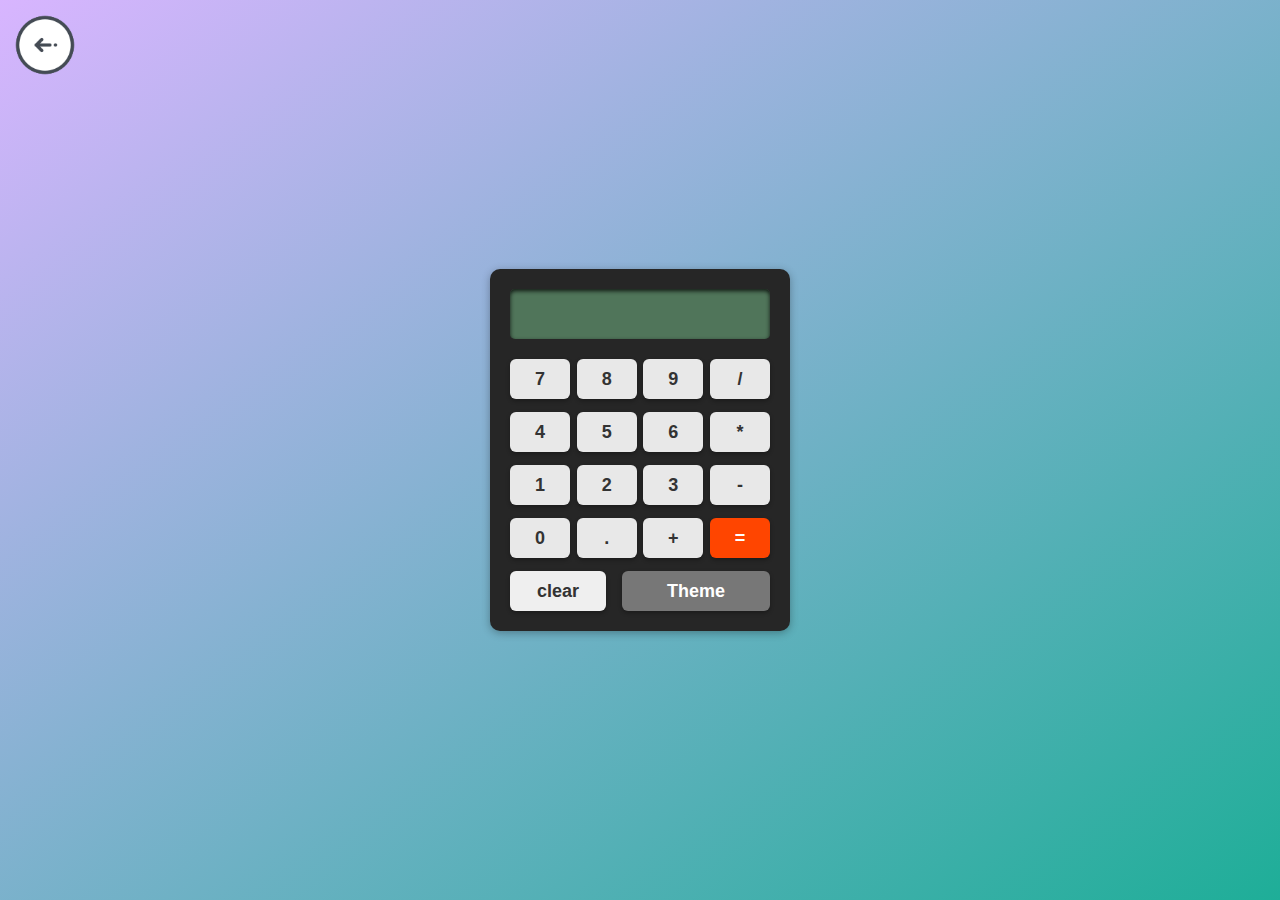
<file: files/pages/claculator.html>
<!DOCTYPE html>
<html lang="en" >
<head>
  <meta charset="UTF-8">
  <title>Calculator</title>
  <link rel="stylesheet" href="../css/claculator.css">
</head>
<body>
<!-- partial:index.partial.html -->
<div class="wrapper">
      <div class="back-arrow">
        <a href="tool_box.html"><img src="../content/icons8-back-arrow-100.png" alt="logo" ></a>
      </div>
    <div class="calculator">
      <form>
        <div id="screen">
          <input type="button" name="answer">
        </div>
        <div class="buttons">
          <div id="buttons-inner">
            <input type="button" value="7" onclick="form.answer.value += '7'">
            <input type="button" value="8" onclick="form.answer.value += '8'">
            <input type="button" value="9" onclick="form.answer.value += '9'">
            <input type="button" value="/" onclick="form.answer.value += '/'">
          </div>
          <div id="buttons-inner">
            <input type="button" value="4" onclick="form.answer.value += '4'">
            <input type="button" value="5" onclick="form.answer.value += '5'">
            <input type="button" value="6" onclick="form.answer.value += '6'">
            <input type="button" value="*" onclick="form.answer.value += '*'">
          </div>
          <div id="buttons-inner">
            <input type="button" value="1" onclick="form.answer.value += '1'">
            <input type="button" value="2" onclick="form.answer.value += '2'">
            <input type="button" value="3" onclick="form.answer.value += '3'">
            <input type="button" value="-" onclick="form.answer.value += '-'">
          </div>
          <div id="buttons-inner">
            <input type="button" value="0" onclick="form.answer.value += '0'">
            <input type="button" value="." onclick="form.answer.value += '.'">
            <input type="button" value="+" onclick="form.answer.value += '+'">
            <input type="button" value="=" onclick="form.answer.value = eval(form.answer.value)" id="equal">
          </div>
          <div id="button-l">
            <input type="button" value="clear" onclick="form.answer.value = ''" id="clear">
            <input type="button" value="Theme" id="theme">
          </div>
        </div>
      </form>
    </div>
  </div>
<!-- partial -->
  <script  src="../js/claculator.js"></script>

</body>
</html>
</file>
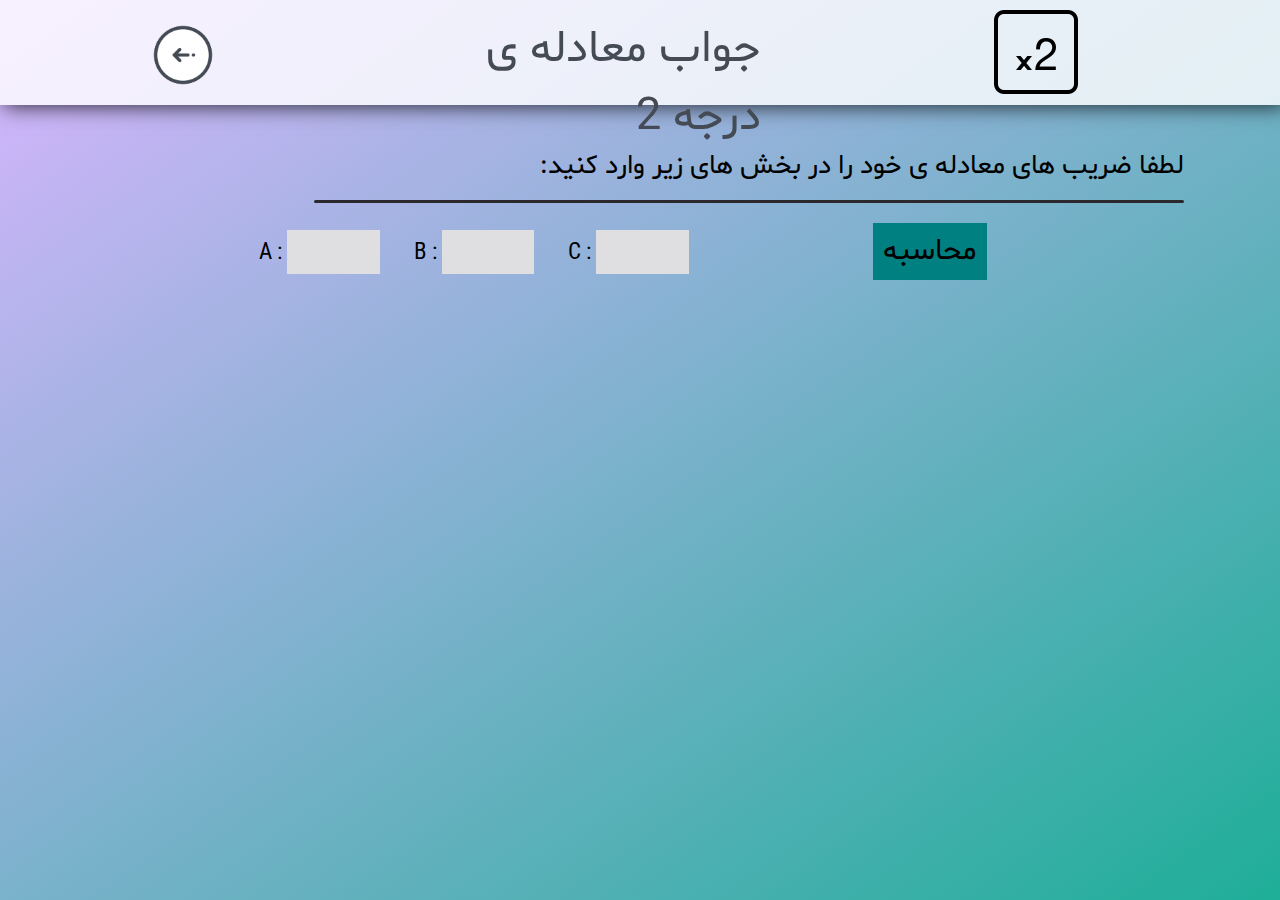
<file: files/pages/eq2.html>
<!DOCTYPE html>
<html lang="en">
<head>
    <meta charset="UTF-8">
    <meta name="viewport" content="width=device-width, initial-scale=1.0">
    <meta http-equiv="X-UA-Compatible" content="ie=edge">
    <link href="../content/logo.ico" rel="shortcut icon">
    <link rel="stylesheet" href="../css/eq-2.css">
    <link rel="stylesheet" href="../css/w3.css">
    <title>Equation 2</title>
</head>
<body>
    <div class="dashboard">
        <div class="container">
            <div class="w3-col l4 m4 s4 w3-right">
                <img src="../content/eq 2.png" alt="logo" class="logo">
            </div>
            <div class="center w3-col l4 m4 s4 w3-right">
                <p>جواب معادله ی درجه 2</p>
            </div>
            <div class="w3-col l4 m4 s4 w3-center left-side">
                <a href="tool_box.html">
                    <img src="../content/icons8-back-arrow-100.png" class="back-ward" alt="back">
                </a>
            </div>
        </div>
    </div>
    <div class="main-container w3-row">
        <div class="container">
            <p class="p-title">لطفا  ضریب های معادله ی خود را در بخش های زیر وارد کنید:</p>
            <hr>
            <div class="calculations">
                <span>
                    <label>A : </label>
                    <input type="text" id="f_a" name="a" value="">
                </span>
                <span>
                    <label>B : </label>
                    <input type="text" id="s_b" name="b" value="">
                </span>
                <span>
                    <label>C : </label>
                    <input type="text" id="t_c" name="c" value="">
                </span>
                <input type="submit" id="submit_btn" onclick="eq2Computing();" class="submit_btn" value="محاسبه">
                <!-- <input type="submit" id="submit_btn" onclick="clear();" class="submit_btn" value="پاک کردن"> -->
            
                <div class="frist">
                    </font><font id="an_x1" class="j_x1"></font>
                </div>
                <div>
                    <font id="an_x2" class="j_x2"></font>
                </div>
                <div>
                    <font id="an_delta" class="j_x2"></font>
                </div>
            </div>
        </div>
    </div>

    <!-- script  -->
    <script src="../js/eq2.js"></script>
    <script src="../CDN/vue.min.js"></script>
    <script src="../js/jquery-lib.js"></script>
</body>
</html>
</file>
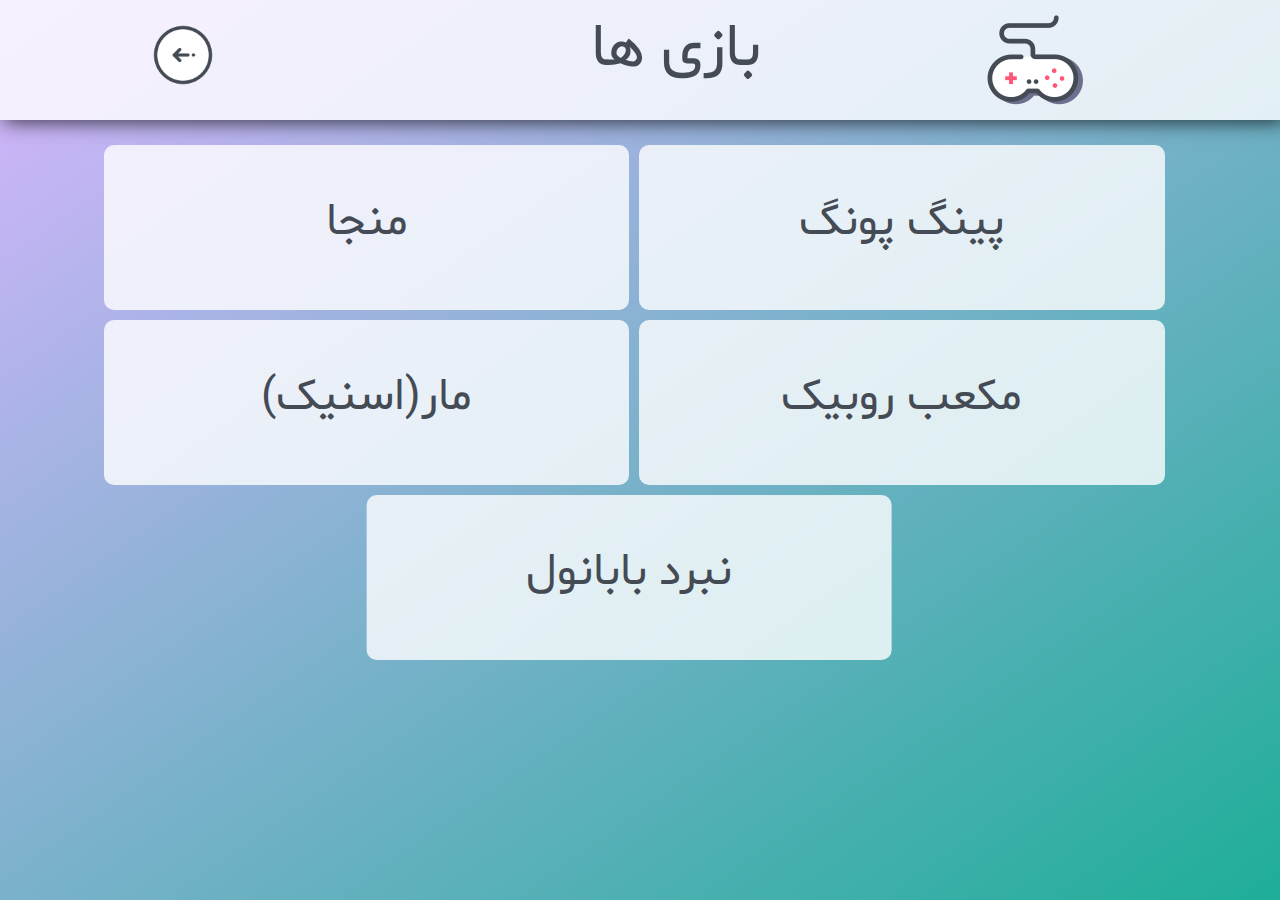
<file: files/pages/games.html>
<!DOCTYPE html>
<html lang="en">
<head>
    <meta charset="UTF-8">
    <meta name="viewport" content="width=device-width, initial-scale=1.0">
    <meta http-equiv="X-UA-Compatible" content="ie=edge">
    <link href="../content/logo.ico" rel="shortcut icon">
    <link rel="stylesheet" href="../CDN/normalize.min.css">
    <link rel="stylesheet" href="../css/game.css">
    <link rel="stylesheet" href="../css/w3.css">
    <title>Games</title>
</head>
<body>
    <div class="dashboard">
        <div class="container">
            <div class="w3-col l4 m4 s4 w3-right">
                <img src="../content/game.png" alt="logo" class="logo">
            </div>
            <div class="center w3-col l4 m4 s4 w3-right">
                <p>بازی ها</p>
            </div>
            <div class="w3-col l4 m4 s4 w3-center left-side">
                <a href="../../index.html">
                    <img src="../content/icons8-back-arrow-100.png" class="back-ward" alt="back">
                </a>
            </div>
        </div>
    </div>
    <div class="menu-and-items w3-row">
        <div class="container-m-i">
            <div class="rows w3-row-padding">
                <a href="menja.html">
                    <div class="w3-col l6 cards">
                        <!-- <img src="../content/menja.png" alt="menja" class="w3-show-inline-block w3-left left-set-img"> -->
                        <p>منجا</p>
                    </div>
                </a>
                <a href="ping-pong.html">
                    <div class="w3-col l6 cards r-cards">
                        <!-- <img src="../content/eq 2.png" alt="ping-pong" class="w3-show-inline-block w3-right right-set-img"> -->
                        <p>پینگ پونگ</p>
                    </div>
                </a>
            </div>
            <div class="rows w3-row-padding">
                <a href="sanke.html">
                    <div class="w3-col l6 cards ">
                        <!-- <img src="../content/calculator.png" alt="prime-test" class="w3-show-inline-block w3-left left-set-img"> -->
                        <p>مار(اسنیک)</p>
                    </div>
                </a>
                <a href="cube.html">
                    <div class="w3-col l6 cards r-cards">
                        <!-- <img src="../content/unit-conversion.png" alt="prime-test" class="w3-show-inline-block w3-right right-set-img"> -->
                        <p>مکعب روبیک</p>
                    </div>
                </a>
            </div>
            <div class="rows w3-row-padding">
                <a href="nabard_babanoel.html" >
                    <div class="w3-col l6 cards trans_form">
                        <!-- <img src="../content/masahat-mohit.png" alt="prime-test" class="w3-show-inline-block w3-left left-set-img"> -->
                        <p>نبرد بابانول</p>
                    </div>
                </a>
            </div>
        </div>
    </div>  
        <!-- script  -->
    <script src="../CDN/vue.min.js"></script>
    <script src="../js/jquery-lib.js"></script>
</body>
</html>
</file>
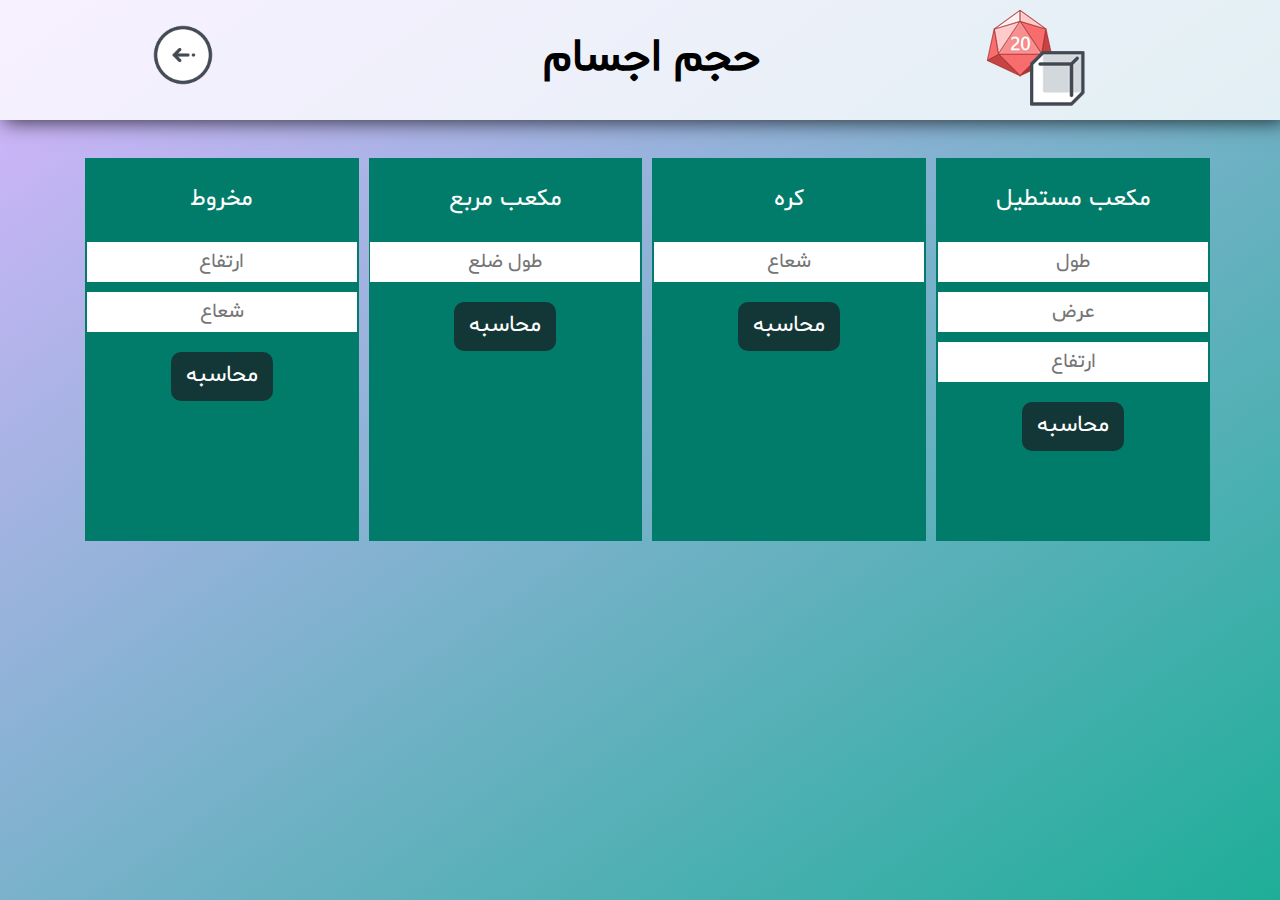
<file: files/pages/hajm.html>
<!DOCTYPE html>
<html lang="en">
<head>
    <meta charset="UTF-8">
    <meta name="viewport" content="width=device-width, initial-scale=1.0">
    <meta http-equiv="X-UA-Compatible" content="ie=edge">
    <link href="../content/logo.ico" rel="shortcut icon">
    <link rel="stylesheet" href="../css/mohit_masahat_hajme.css">
    <link rel="stylesheet" href="../css/w3.css">
    <title>Volume Of Objects</title>
</head>
<body>
    <div class="dashboard">
        <div class="container">
            <div class="w3-col l4 m4 s4 w3-right">
                <img src="../content/hajm.png" alt="logo" class="logo logop">
            </div>
            <div class="center w3-col l4 m4 s4 w3-right">
                <p>حجم اجسام</p>
            </div>
            <div class="w3-col l4 m4 s4 w3-center left-side">
                <a href="tool_box.html">
                    <img src="../content/icons8-back-arrow-100.png" class="back-ward" alt="back">
                </a>
            </div>
        </div>
    </div>
    <div class="main-container w3-row">
        <div class="p-container">
            <div class="w3-row cards-container">
                <div class="hajm-cards w3-col l3 m3 s12">
                    <p>مخروط</p>
                    <input type="text" name="makhroot" id="shoa_makhrot" placeholder="ارتفاع"><br>
                    <input type="text" name="makhroot" id="ertefa_makhrot" placeholder="شعاع"><br>
                    <input type="submit" name="calculate_btn" value="محاسبه" onclick="MakhrotHajm();">
                    <p id="hajm_usr_otpt_makhroot"></p>
                </div>
                <div class="hajm-cards w3-col l3 m3 s12">
                    <p> مکعب مربع</p>
                    <input type="text" name="mokab-morabaaa" id="mokab-morabaaa" placeholder="طول ضلع"><br>
                    <input type="submit" name="calculate_btn" value="محاسبه" onclick="mokab_morabaaaHajm();">
                    <p id="hajm_usr_otpt_mokab_morabaaa"></p>
                </div>
                <div class="hajm-cards w3-col l3 m3 s12">
                    <p>کره</p>
                    <input type="text" name="shoa_kore" id="shoa_kore" placeholder="شعاع"><br>
                    <input type="submit" name="calculate_btn" value="محاسبه" onclick="koreHajm();">
                    <p id="hajm_usr_otpt_shoa_kore"></p>
                </div>
                <div class="hajm-cards w3-col l3 m3 s12">
                    <p>مکعب مستطیل</p>
                    <input type="text" name="m_m_tol" id="m_m_tol" placeholder="طول"><br>
                    <input type="text" name="m_m_arz" id="m_m_arz" placeholder="عرض"><br>
                    <input type="text" name="m_m_ertefa" id="m_m_ertefa" placeholder="ارتفاع"><br>
                    <input type="submit" name="calculate_btn" value="محاسبه" onclick="m_mHajm();">
                    <p id="hajm_usr_otpt_makhroot"></p>
                </div>
            </div> 
        </div>
    </div>
    <!-- script  -->
    <script src="../js/mohit_masahat_hajm.js"></script>
    <script src="../CDN/vue.min.js"></script>
    <script src="../js/jquery-lib.js"></script>
</body>
</html>
</file>
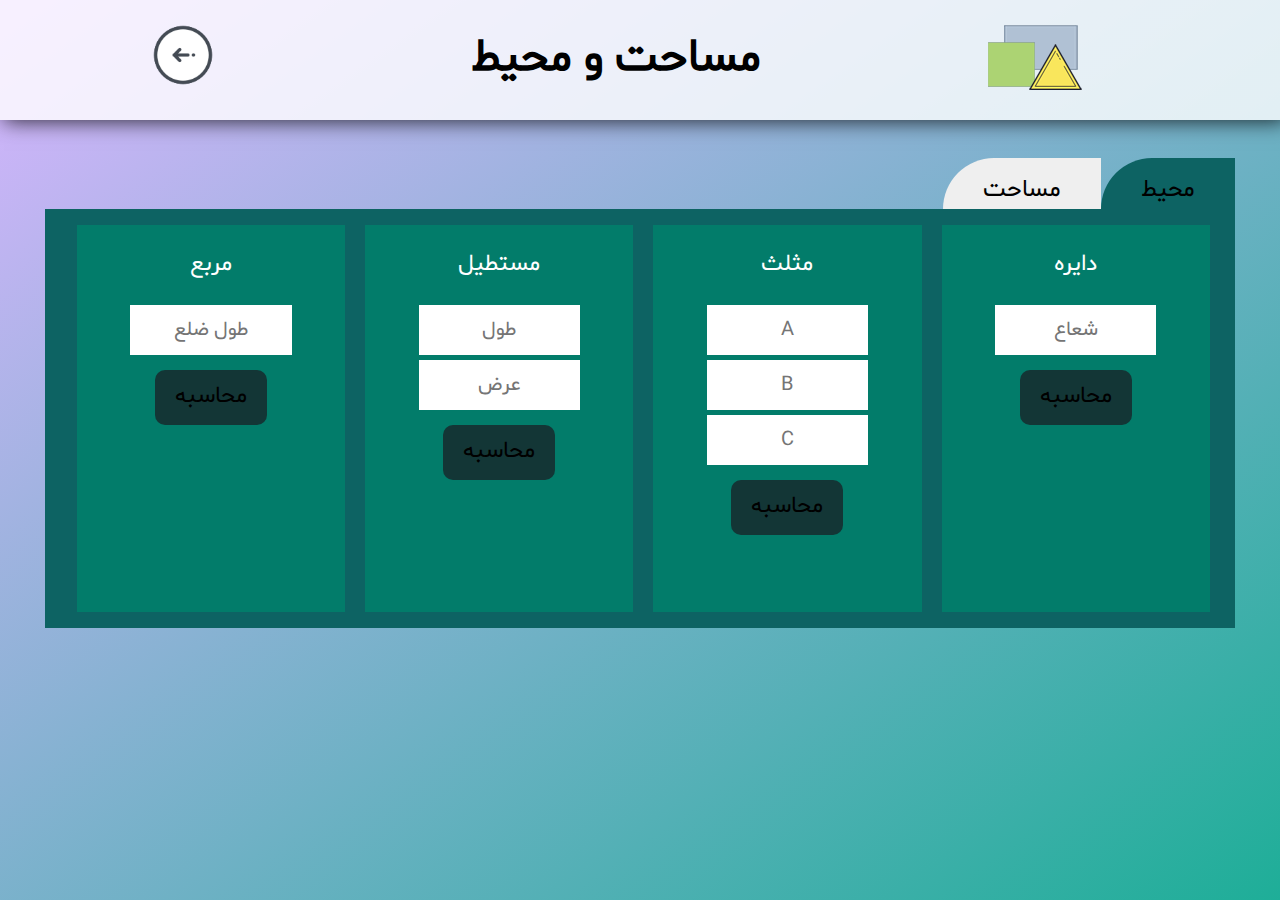
<file: files/pages/masahat.html>
<!DOCTYPE html>
<html lang="en">
<head>
    <meta charset="UTF-8">
    <meta name="viewport" content="width=device-width, initial-scale=1.0">
    <meta http-equiv="X-UA-Compatible" content="ie=edge">
    <link href="../content/logo.ico" rel="shortcut icon">
    <link rel="stylesheet" href="../css/mohit_masahat_hajme.css">
    <link rel="stylesheet" href="../css/w3.css">
    <title>Perimeter and Area</title>
</head>
<body>
    <div class="dashboard">
        <div class="container">
            <div class="w3-col l4 m4 s4 w3-right">
                <img src="../content/masahat-mohit.png" alt="logo" class="logo">
            </div>
            <div class="center w3-col l4 m4 s4 w3-right">
                <p>مساحت و محیط</p>
            </div>
            <div class="w3-col l4 m4 s4 w3-center left-side">
                <a href="tool_box.html">
                    <img src="../content/icons8-back-arrow-100.png" class="back-ward" alt="back">
                </a>
            </div>
        </div>
    </div>
    <div class="main-container w3-row">
        <div class="p-container">
            <div class="w3-row tabs-contorol">
                <div class="tab">
                    <button class="tablinks" onclick="shapes(event, 'mohit')" id="defaultOpen">محیط</button>
                    <button class="tablinks" onclick="shapes(event, 'masahat')">مساحت</button>
                </div>     
                <div id="mohit" class="tabcontent">
                    <div class="w3-row">
                        <div class="w3-col l3 m6 s12 cards mohit-cards">
                            <p>مربع</p>
                            <input type="text" name="user_input_morabaa"  id="morabaa1" placeholder="طول ضلع" value=""><br>
                            <input type="submit" value="محاسبه" onclick="morabaMohit();">
                            <p id="usr_utpt_morabaa1"></p>
                        </div>
                        <div class="w3-col l3 m6 s12 cards mohit-cards">
                            <p>مستطیل</p>
                            <input type="text" name="user_input_tol" value="" id="tol1" placeholder="طول"><br>
                            <input type="text" name="user_input_arz" value="" id="arz1" placeholder="عرض"><br>
                            <input type="submit" value="محاسبه" onclick="mostatilMohit();">
                            <p id="usr_utpt_mostatil"></p>
                        </div>
                        <div class="w3-col l3 m6 s12 cards  mohit-cards">
                            <p>مثلث</p>
                            <input type="text" name="user_input_a" value="" id="mos_a1" placeholder="A"><br>
                            <input type="text" name="user_input_b" value="" id="mos_b1" placeholder="B"><br>
                            <input type="text" name="user_input_c" value="" id="mos_c1" placeholder="C"><br>
                            <input type="submit" value="محاسبه" onclick="mosalasMohit();">
                            <p id="usr_utpt_mosalas"></p>
                        </div>
                        <div class="w3-col l3 m6 s12 cards mohit-cards">
                            <p>دایره</p>
                            <input type="text" name="user_input" value="" id="shoaa1" placeholder="شعاع"><br>
                            <input type="submit" value="محاسبه" onclick="dayereMohit();" >
                            <p id="usr_utpt_dayere"></p>
                        </div>
                    </div>
                </div>
                <div id="masahat" class="tabcontent">
                    <div class="w3-row">
                        <div class="w3-col l3 m6 s12 cards masahat-cards">
                            <p>مربع</p>
                            <input type="text" name="user_input" value="" id="morabaa2" placeholder="طول ضلع"><br>
                            <input type="submit" value="محاسبه" onclick="morabaMasahat();" >
                            <p id="usr_utpt_morabaa11"></p>
                        </div>
                        <div class="w3-col l3 m6 s12 cards masahat-cards">
                            <p>مستطیل</p>
                            <input type="text" name="user_input" value="" id="tol2" placeholder="طول"><br>
                            <input type="text" name="user_input" value="" id="arz2" placeholder="عرض"><br>
                            <input type="submit" value="محاسبه" onclick="mostatilMasahat();" >
                            <p id="usr_utpt_mostatil2"></p>
                        </div>
                        <div class="w3-col l3 m6 s12 cards masahat-cards">
                            <p>مثلث</p>
                            <input type="text" name="user_input" value="" id="mos_ertefa2" placeholder="ارتفاع"><br>
                            <input type="text" name="user_input" value="" id="mos_ghaedeh2" placeholder="قاعده"><br>
                            <input type="submit" value="محاسبه" onclick="mosalasMasahat();" >
                            <p id="usr_utpt_mosalas2"></p>
                        </div>
                        <div class="w3-col l3 m6 s12 cards masahat-cards">
                            <p>دایره</p>
                            <input type="text" name="user_input" value="" id="shoaa2" placeholder="شعاع"><br>
                            <input type="submit" value="محاسبه" onclick="dayereMasahat();">
                            <p id="usr_utpt_dayere2"></p>
                        </div>
                    </div>
                    </div>
                </div>
            </div>
        </div>
    </div>
    <!-- script  -->
    <script src="../js/mohit_masahat_hajm.js"></script>
    <script src="../CDN/vue.min.js"></script>
    <script src="../js/jquery-lib.js"></script>
</body>
</html>
</file>
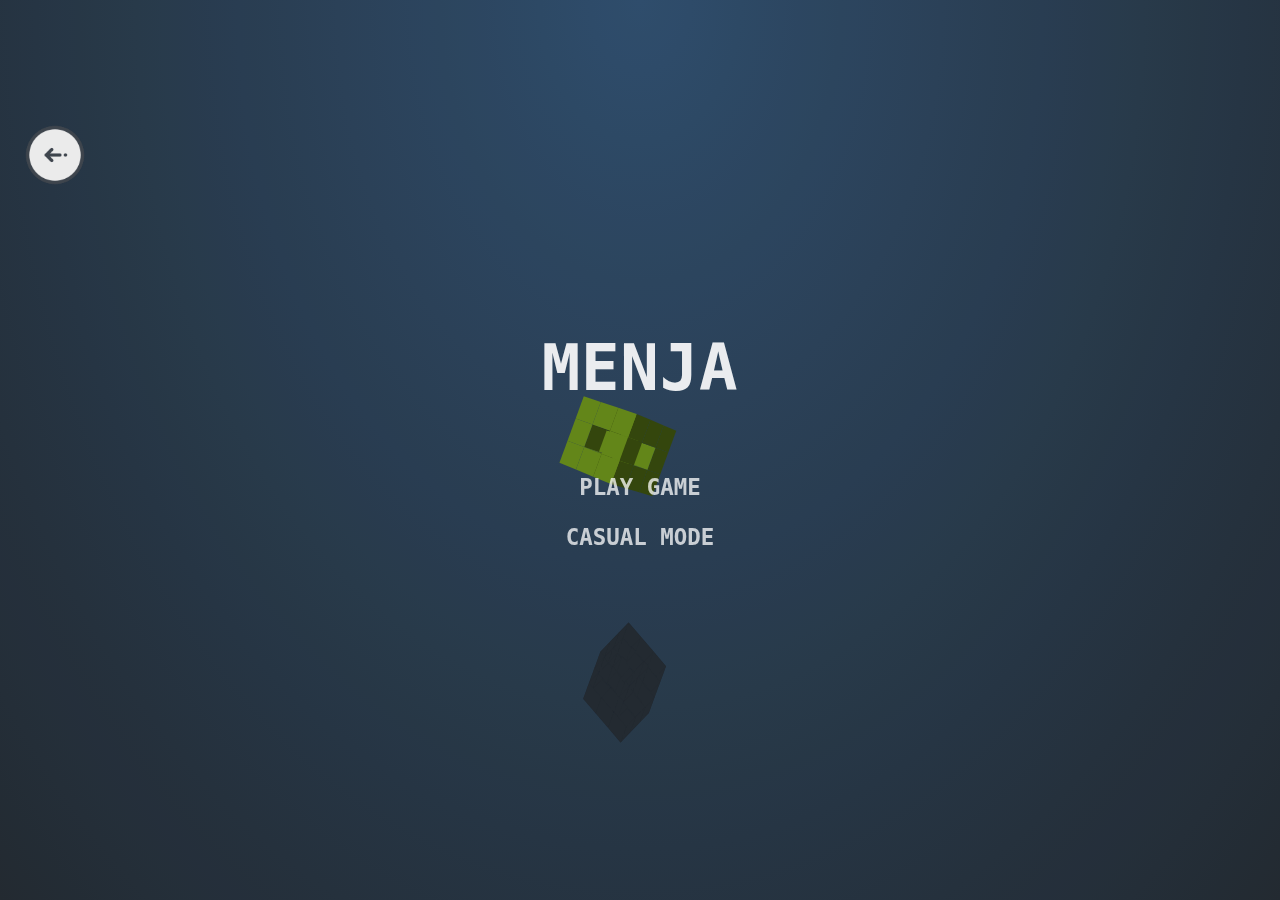
<file: files/pages/menja.html>
<!DOCTYPE html>
<html lang="en" >
	<head>
		<meta charset="UTF-8">
		<title>Menja</title>
	<meta name="viewport" content="width=device-width, initial-scale=1">
	<meta name="theme-color" content="#2c3f51">
	<link rel="stylesheet" href="../css/menja.css">

	</head>
<body>
<!-- partial:index.partial.html -->
<!-- Game canvas -->

<canvas id="c"></canvas>
<div class="back-arrow">
		<a href="games.html"><img src="../content/icons8-back-arrow-100.png" alt="back-arrow"></a>
	</div>
<!-- Gameplay HUD -->
<div class="hud">
	<div class="hud__score">
		<div class="score-lbl"></div>
		<div class="cube-count-lbl"></div>
	</div>
	<div class="pause-btn"><div></div></div>
	<div class="slowmo">
		<div class="slowmo__bar"></div>
	</div>
</div>

<!-- Menu System -->
<div class="menus">
	<div class="menu menu--main">
		<h1>MENJA</h1>
		<button type="button" class="play-normal-btn">PLAY GAME</button>
		<button type="button" class="play-casual-btn">CASUAL MODE</button>
	</div>
	<div class="menu menu--pause">
		<h1>Paused</h1>
		<button type="button" class="resume-btn">RESUME GAME</button>
		<button type="button" class="menu-btn--pause">MAIN MENU</button>
	</div>
	<div class="menu menu--score">
		<h1>Game Over</h1>
		<h2>Your Score:</h2>
		<div class="final-score-lbl"></div>
		<div class="high-score-lbl"></div>
		<button type="button" class="play-again-btn">PLAY AGAIN</button>
		<button type="button" class="menu-btn--score">MAIN MENU</button>
	</div>
</div>
<!-- partial -->
  <script  src="../js/menja.js"></script>

</body>
</html>
</file>
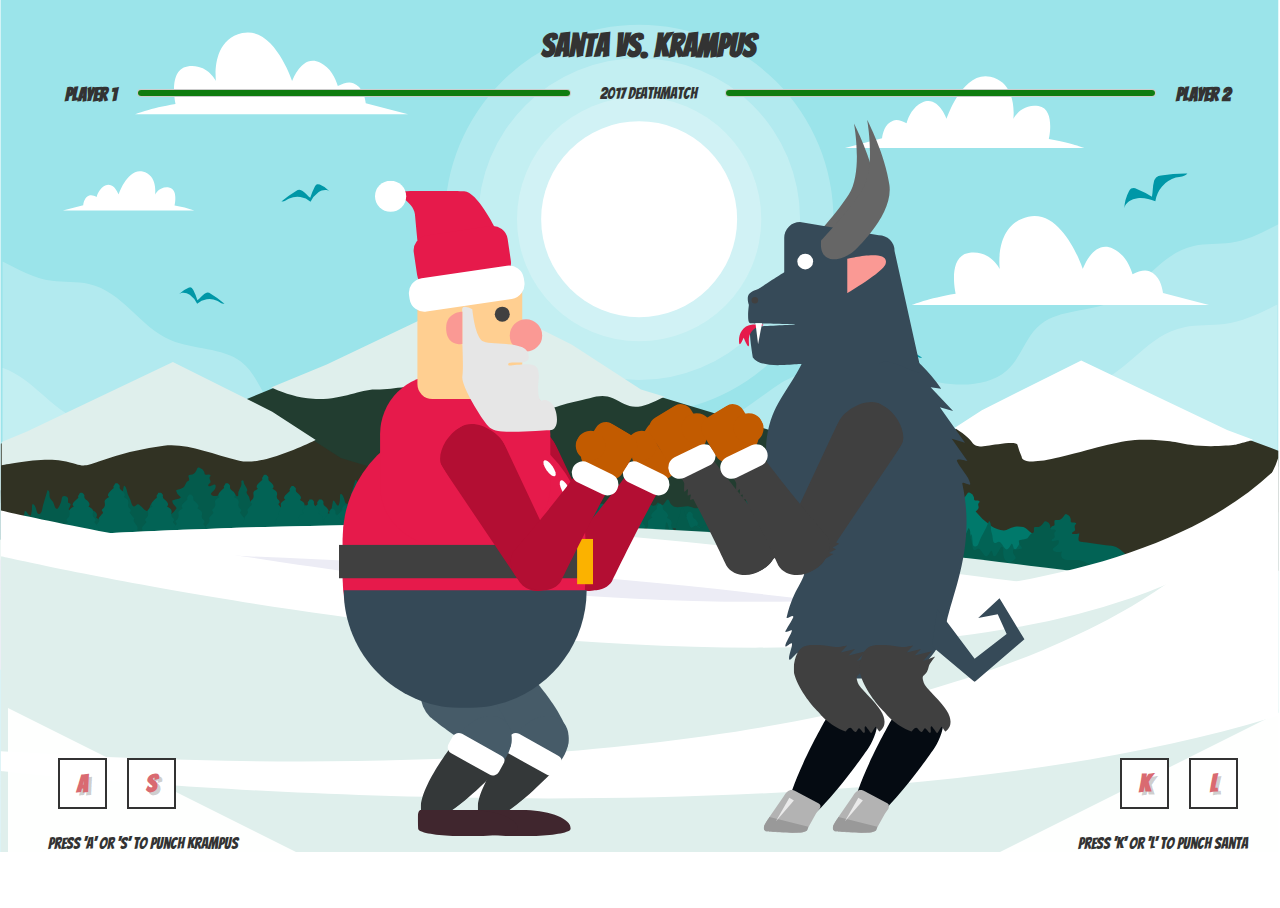
<file: files/pages/nabard_babanoel.html>
<!DOCTYPE html>
<html lang="en" >
<head>
  <meta charset="UTF-8">
  <title>Nabarde Babanoel</title>
  <link href="https://fonts.googleapis.com/css?family=Bangers" rel="stylesheet"><link rel="stylesheet" href="../css/nabard_babanoel.css">

</head>
<body>
<!-- partial:index.partial.html -->
<section class="stage" role="main">
  <header class="header" role="heading">
    <h1 class="header__title"><span class="">Santa</span> vs. <span class="">Krampus</span></h1>
    <p class="header__subtitle">2017 Deathmatch</p>
  </header>

  <section class="healthbar">
    <p>
      <div class="healthbar__santa">
        <h3>Player 1</h3>
        <meter class="healthbar__santa-meter" max="1" min="0" value="1"></meter>
      </div>
      <div class="healthbar__krampus">
        <h3>Player 2</h3>
        <meter class="healthbar__krampus-meter" max="1" min="0" value="1" dir="rtl"></meter>
      </div>
  </section>

  <section class="fighters">

    <section class="santa-body">

      <div class="santa-body__head">
        <svg xmlns="http://www.w3.org/2000/svg" viewBox="0 0 145.85 201.54"><rect x="34" y="77" width="84" height="98" rx="12" ry="12" style="fill:#ffcf91"/><circle cx="121" cy="124" r="13" style="fill:#fa9994"/><path d="M78,103s2,23,9,26,31,0,35,8c7.28,14.56-18,5-15,11,.59,1.18,18-3,22,1,3.54,3.54,2,12,2,12s-1,10,1,14,2-2,9,3c5.21,3.72,8,22-1,22-13.34,0-42,5-49-3s-22-33-21-40,0-26,0-26V105s-1-4,2-4A12.68,12.68,0,0,1,78,103Z" style="fill:#e6e6e6"/><path d="M12.5,8.5s48.5-.5,59,0,25,30,25,30L34,47.94S33,38,32,27,12.5,8.5,12.5,8.5Z" style="fill:#e61a4b"/><rect x="32" y="40" width="76" height="42" rx="12" ry="12" transform="translate(-8.15 10.86) rotate(-8.39)" style="fill:#e61a4b"/><circle cx="102" cy="107" r="6" style="fill:#404040"/><path d="M70,131s-13,2-13-13c0-13,13-13,13-13Z" style="fill:#fa9994"/><rect x="27" y="73" width="93" height="27" rx="12" ry="12" transform="translate(-11.83 11.65) rotate(-8.39)" style="fill:#fff"/><circle cx="12.5" cy="12.5" r="12.5" style="fill:#fff"/></svg>
      </div>
      <div class="santa-body__torso">
        <div class="santa-body__torso__inner"></div>
        <div class="santa-l-arm">
          <div class="santa-l-arm__upper">
            <svg xmlns="http://www.w3.org/2000/svg" viewBox="0 0 174.14 62.08"><title>santa__right-arm</title><path d="M151.69,53.23,23.44,62.08C11.88,61.35,0,44.88,0,27.76S22.78-.7,34.34,0l120.07,10.2A21.13,21.13,0,0,1,174.1,32.58l-.06,1A21.13,21.13,0,0,1,151.69,53.23Z" style="fill:#b30e33"/></svg>
          </div>
          <div class="santa-l-arm__lower">
            <svg xmlns="http://www.w3.org/2000/svg" viewBox="0 0 181.76 59.29"><title>santa__right-arm-lower</title><path d="M140,53.12C124.88,48.76,21.35,56.5,21.35,56.5,9.26,56.21-.35,43.79,0,28.89l0-1.23C.4,12.77,10.59.82,22.68,1.11c0,0,93.87,17.47,114,15.91s35-3.83,36.3,14.79C174.94,60.28,155.14,57.48,140,53.12Z" style="fill:#b30e33"/><rect x="133.94" y="8.5" width="46" height="49.05" rx="12" ry="12" transform="translate(194.22 -122.96) rotate(91.56)" style="fill:#c25b00"/><rect x="137.31" width="29.39" height="29.39" rx="14.69" ry="14.69" transform="translate(170.84 -136.86) rotate(91.56)" style="fill:#c25b00"/><rect x="101.62" y="23.82" width="49" height="22" rx="11" ry="11" transform="translate(151.77 -93.47) rotate(85.87)" style="fill:#fff"/></svg>
          </div>
        </div>
        <div class="santa-r-arm">
          <div class="santa-r-arm__upper">
            <svg xmlns="http://www.w3.org/2000/svg" viewBox="0 0 174.14 62.08"><title>santa__right-arm</title><path d="M151.69,53.23,23.44,62.08C11.88,61.35,0,44.88,0,27.76S22.78-.7,34.34,0l120.07,10.2A21.13,21.13,0,0,1,174.1,32.58l-.06,1A21.13,21.13,0,0,1,151.69,53.23Z" style="fill:#b30e33"/></svg>
          </div>
          <div class="santa-r-arm__lower">
            <svg xmlns="http://www.w3.org/2000/svg" viewBox="0 0 181.76 59.29"><title>santa__right-arm-lower</title><path d="M140,53.12C124.88,48.76,21.35,56.5,21.35,56.5,9.26,56.21-.35,43.79,0,28.89l0-1.23C.4,12.77,10.59.82,22.68,1.11c0,0,93.87,17.47,114,15.91s35-3.83,36.3,14.79C174.94,60.28,155.14,57.48,140,53.12Z" style="fill:#b30e33"/><rect x="133.94" y="8.5" width="46" height="49.05" rx="12" ry="12" transform="translate(194.22 -122.96) rotate(91.56)" style="fill:#c25b00"/><rect x="137.31" width="29.39" height="29.39" rx="14.69" ry="14.69" transform="translate(170.84 -136.86) rotate(91.56)" style="fill:#c25b00"/><rect x="101.62" y="23.82" width="49" height="22" rx="11" ry="11" transform="translate(151.77 -93.47) rotate(85.87)" style="fill:#fff"/></svg>
          </div>
        </div>
        <svg xmlns="http://www.w3.org/2000/svg" viewBox="0 0 214 280"><rect x="3" y="39" width="204" height="231" rx="99" ry="99" style="fill:#e61a4b"/><rect x="34.5" width="143" height="143" rx="50" ry="50" style="fill:#e61a4b"/><path d="M109,280h-6c-54.45,0-99-44.55-99-99H208C208,235.45,163.45,280,109,280Z" style="fill:#354957"/><rect y="143" width="208" height="28" style="fill:#404040"/><rect x="200" y="138" width="14" height="38" style="fill:#fbb200"/><ellipse cx="177" cy="78" rx="3" ry="8" transform="matrix(0.82, -0.57, 0.57, 0.82, -12.75, 115.54)" style="fill:#fff"/><ellipse cx="190" cy="96" rx="3" ry="8" transform="translate(-22.84 100.14) rotate(-27.92)" style="fill:#fff"/><ellipse cx="200" cy="117" rx="3" ry="8" transform="translate(-17.43 36.93) rotate(-10.11)" style="fill:#fff"/></svg>
      </div>
    </section>

    <section class="santa-legs">
      <div class="santa-legs__l-upper">
        <svg xmlns="http://www.w3.org/2000/svg" viewBox="0 0 134.04 131.2"><path d="M128.11,126.11c-28,25-115.13-50.2-115.13-50.2A44.62,44.62,0,0,1,13,13h0a44.62,44.62,0,0,1,62.93,0S156.11,101.11,128.11,126.11Z" style="fill:#465b68"/></svg>
      </div>
      <div class="santa-legs__l-lower">
        <svg xmlns="http://www.w3.org/2000/svg" viewBox="0 0 110.3 125.9"><path d="M4.43,123.27C-14.3,105,50.66,18,50.66,18,65.48.27,88.29-5.33,101.36,5.57h0c13.06,10.9,11.64,34.35-3.17,52.1C98.19,57.67,23.16,141.51,4.43,123.27Z" style="fill:#465b68"/><path d="M4.42,123.28C-11.71,108.2,20.7,59.77,31.06,45.21,33,42.56,34.11,41,34.11,41c11-18,8-6,34,8s30,9,28,13C96.11,62,23.5,141.1,4.42,123.28Z" style="fill:#343839"/><path d="M83.37,71.18,37,45.35A8.38,8.38,0,0,1,33.74,34l5-9a8.39,8.39,0,0,1,11.37-3.24L96.5,47.59c6.94,3.54,5.47,7.35,3.24,11.37l-5,9A8.39,8.39,0,0,1,83.37,71.18Z" style="fill:#fff"/></svg>
      </div>
      <div class="santa-legs__l-foot">
        <svg xmlns="http://www.w3.org/2000/svg" viewBox="0 0 104.4 27.58"><path d="M104.4,19.5c0,10.77-104,10.77-104,0C.4,14.24-1.6,0,3.4,0h49C81.11,0,104.4,8.73,104.4,19.5Z" style="fill:#40262e"/></svg>
      </div>
      <div class="santa-legs__r-upper">
        <svg xmlns="http://www.w3.org/2000/svg" viewBox="0 0 134.04 131.2"><path d="M128.11,126.11c-28,25-115.13-50.2-115.13-50.2A44.62,44.62,0,0,1,13,13h0a44.62,44.62,0,0,1,62.93,0S156.11,101.11,128.11,126.11Z" style="fill:#465b68"/></svg>
      </div>
      <div class="santa-legs__r-lower">
        <svg xmlns="http://www.w3.org/2000/svg" viewBox="0 0 110.3 125.9"><path d="M4.43,123.27C-14.3,105,50.66,18,50.66,18,65.48.27,88.29-5.33,101.36,5.57h0c13.06,10.9,11.64,34.35-3.17,52.1C98.19,57.67,23.16,141.51,4.43,123.27Z" style="fill:#465b68"/><path d="M4.42,123.28C-11.71,108.2,20.7,59.77,31.06,45.21,33,42.56,34.11,41,34.11,41c11-18,8-6,34,8s30,9,28,13C96.11,62,23.5,141.1,4.42,123.28Z" style="fill:#343839"/><path d="M83.37,71.18,37,45.35A8.38,8.38,0,0,1,33.74,34l5-9a8.39,8.39,0,0,1,11.37-3.24L96.5,47.59c6.94,3.54,5.47,7.35,3.24,11.37l-5,9A8.39,8.39,0,0,1,83.37,71.18Z" style="fill:#fff"/></svg>
      </div>
      <div class="santa-legs__r-foot">
        <svg xmlns="http://www.w3.org/2000/svg" viewBox="0 0 104.4 27.58"><path d="M104.4,19.5c0,10.77-104,10.77-104,0C.4,14.24-1.6,0,3.4,0h49C81.11,0,104.4,8.73,104.4,19.5Z" style="fill:#40262e"/></svg>
      </div>
    </section>

    <section class="krampus-body">

      <div class="krampus-body__head">
        <svg xmlns="http://www.w3.org/2000/svg" viewBox="0 0 138.55 192.44"><path d="M52.55,95s-2,12,7,14,18-6,18-6,30-27,27-50-17-50-17-50,7,37-4,54S52.55,95,52.55,95Z" style="fill:#666"/><path d="M46.43,186h60c8.12-7,32.12,11.6,32.12,5l-20.12-91a12,12,0,0,0-12-12l-60-10a12,12,0,0,0-12,12v26.17s-23,14.66-20,13.24S9.55,130,7.55,133s0,8,0,8-1.91,13.88,1,14,36,1,36,1-32.65,1.49-35.32,1.75S10.55,181,10.55,181c3.54,5.3,13.06,6.09,21.64,5.85C38.18,186.68,43.71,186,46.43,186Z" style="fill:#364a58"/><circle cx="50.43" cy="108" r="6" style="fill:#fff"/><path d="M82.43,132s27.12-16,29.12-22c4.12-12.33-29.12-4-29.12-4Z" style="fill:#fa9994"/><path d="M62.55,92s-2,12,7,14,18-6,18-6,30-27,27-50-17-50-17-50,7,37-4,54S62.55,92,62.55,92Z" style="fill:#666"/><circle cx="12.05" cy="137.5" r="2.5" style="fill:#404040"/><path d="M17.55,157s-11,1-10,13c.63,7.48-4-4-4-4s-2,5-3,5-2-14,10-15S17.55,157,17.55,157Z" style="fill:#e61a4b"/><polygon points="12.55 155 17.55 155 14.55 171 12.55 155" style="fill:#fff"/></svg>
      </div>
      <div class="krampus-body__torso">
        <div class="krampus-body__torso__inner"></div>
        <div class="krampus-l-arm">
          <div class="krampus-l-arm__upper">
            <svg xmlns="http://www.w3.org/2000/svg" viewBox="0 0 174.14 62.08"><path d="M22.45,53.23l7.93,4.44-1.33-4,6.33,4L35,54.1l6.35,3.57L41,54.51l3.36.23L150.7,62.08c11.56-.73,23.5-17.2,23.44-34.32S151.36-.7,139.8,0L19.73,10.23A21.13,21.13,0,0,0,0,32.58l.06,1A21.13,21.13,0,0,0,22.45,53.23Z" style="fill:#404040"/></svg>
          </div>
          <div class="krampus-l-arm__lower">
            <svg xmlns="http://www.w3.org/2000/svg" viewBox="0 0 181.76 59.29"><path d="M41.75,53.12c4.09-1.18,14.63-1.47,27.85-1.27,1.3,0,6.31,4.1,7.66,4.12s-1.13-4,.17-4c.91,0,3.91,2.94,4.83,3s-.2-2.83.75-2.8c1.21,0,3,2.76,4.25,2.8.72,0,.28-3,1-3,33.36,1.16,72.15,4.53,72.15,4.53,12.09-.29,21.7-12.71,21.34-27.61l0-1.23C181.36,12.77,171.17.82,159.08,1.11c0,0-93.87,17.47-114,15.91s-35-3.83-36.3,14.79C6.82,60.28,26.62,57.48,41.75,53.12Z" style="fill:#404040"/><rect x="1.82" y="8.5" width="46" height="49.05" rx="12" ry="12" transform="translate(57.15 7.31) rotate(88.44)" style="fill:#c25b00"/><rect x="15.06" width="29.39" height="29.39" rx="14.69" ry="14.69" transform="translate(43.63 -15.45) rotate(88.44)" style="fill:#c25b00"/><rect x="31.14" y="23.82" width="49" height="22" rx="11" ry="11" transform="translate(94.38 -18.17) rotate(94.13)" style="fill:#fff"/></svg>
          </div>
        </div>
        <div class="krampus-r-arm">
          <div class="krampus-r-arm__upper">
            <svg xmlns="http://www.w3.org/2000/svg" viewBox="0 0 174.14 62.08"><path d="M22.45,53.23l7.93,4.44-1.33-4,6.33,4L35,54.1l6.35,3.57L41,54.51l3.36.23L150.7,62.08c11.56-.73,23.5-17.2,23.44-34.32S151.36-.7,139.8,0L19.73,10.23A21.13,21.13,0,0,0,0,32.58l.06,1A21.13,21.13,0,0,0,22.45,53.23Z" style="fill:#404040"/></svg>
          </div>
          <div class="krampus-r-arm__lower">
            <svg xmlns="http://www.w3.org/2000/svg" viewBox="0 0 181.76 59.29"><path d="M41.75,53.12c4.09-1.18,14.63-1.47,27.85-1.27,1.3,0,6.31,4.1,7.66,4.12s-1.13-4,.17-4c.91,0,3.91,2.94,4.83,3s-.2-2.83.75-2.8c1.21,0,3,2.76,4.25,2.8.72,0,.28-3,1-3,33.36,1.16,72.15,4.53,72.15,4.53,12.09-.29,21.7-12.71,21.34-27.61l0-1.23C181.36,12.77,171.17.82,159.08,1.11c0,0-93.87,17.47-114,15.91s-35-3.83-36.3,14.79C6.82,60.28,26.62,57.48,41.75,53.12Z" style="fill:#404040"/><rect x="1.82" y="8.5" width="46" height="49.05" rx="12" ry="12" transform="translate(57.15 7.31) rotate(88.44)" style="fill:#c25b00"/><rect x="15.06" width="29.39" height="29.39" rx="14.69" ry="14.69" transform="translate(43.63 -15.45) rotate(88.44)" style="fill:#c25b00"/><rect x="31.14" y="23.82" width="49" height="22" rx="11" ry="11" transform="translate(94.38 -18.17) rotate(94.13)" style="fill:#fff"/></svg>
          </div>
        </div>
        <svg xmlns="http://www.w3.org/2000/svg" viewBox="0 0 195.63 264.39"><path d="M27.63,22.39c19.07-38.14,74.85-25,105,20l-8-1,17,18-10-3,19,27-10-3,12,17s-9.28-2.87-8,0c2.41,5.43,9,11.41,10,17,.44,2.47-6.53-2.44-6,0,10,46-6.29,79.5-12,105-4,17.94-12.6,34.87-36,39-38.81,6.85-64.26,3.09-78.22-5.76-2-1.26,3.75-8.78,2.22-10.24-1.28-1.21-6.05,6.32-7,5-1.12-1.54,2.7-10.33,2-12-.6-1.42-4.7,3.49-5,2-.43-2.11,4.84-9.79,5-12,.06-.88-5.15,1.89-5,1,.27-1.63,5.7-9.48,6-11,.56-2.89-5.62,2.52-5,0,9.58-39.12,26-22-1-76-8.44-16.88-17-40.21-14-60C4.63,53.39,15.63,46.39,27.63,22.39Z" style="fill:#364a58"/><polygon points="125.63 237.47 157.93 264.39 195.63 232.08 176.78 201.12 160.63 215.93 175.43 213.24 182.16 228.04 157.93 246.89 129.66 209.2 125.63 237.47" style="fill:#364a58"/></svg>
      </div>
    </section>

    <section class="krampus-legs">
      <div class="krampus-legs__l-upper">
        <svg xmlns="http://www.w3.org/2000/svg" viewBox="0 0 130.32 126.08"><path d="M102.69,116.47c-2.83.89.9,9.23-2.07,9.38-1.5.07-5.6-6.51-7.13-6.6S90,125,88.37,124.77c-2.05-.32-3.74-3.12-5.09-4.71-4.07-4.8-8,4.17-9.2,3.8-23.55-7.68-38.74-27.69-38.74-27.69C24.43,86.06,5.61,61.05.63,41.47c-2.06-8.12.62-32,12.48-38.52,9-5,28.64-2.78,47.05.16C62.94,3.55,76.5.79,76.5.79l-9.22,9.94L87.71,6,78.5,15l24.51-6L90.72,23.21l17.38-6.5s-8.54,10.78-9.23,14.05c-3.72,17.42-12.28,8.14-7.14,23.35,4.49,13.28,57.57,48.62,31.35,70-1.18,1-4.6-7.6-6.1-6.68s-4.3,7.81-6.15,8.68C110,126.47,103.67,116.16,102.69,116.47Z" style="fill:#404040"/></svg>
      </div>
      <div class="krampus-legs__l-lower">
        <svg xmlns="http://www.w3.org/2000/svg" viewBox="0 0 85.67 121.38"><path d="M3.26,120.13c-16.17-12.47,33.11-98.3,33.11-98.3C47.7,4.06,66.13-4.64,77.34,2.5h0C88.54,9.64,88.43,30,77.1,47.8,77.1,47.8,19.43,132.61,3.26,120.13Z" style="fill:#050b12"/></svg>
      </div>
      <div class="krampus-legs__l-foot">
        <svg xmlns="http://www.w3.org/2000/svg" viewBox="0 0 62.79 47.62"><path d="M2.28,45.79c-5.71-3.3.7-10.29,4-16l16-23c3.3-5.72,7.26-8.72,13-5.42l25,13.42c5.72,3.3.3,6.28-3,12l-10,18C44,50.5,2.28,45.79,2.28,45.79Z" style="fill:#b3b3b3"/><path d="M2.28,45.79c-5.71-3.3.7-10.29,4-16l43,11c-1.17,2,.59,5.27-7,6C28.49,48.11,2.28,45.79,2.28,45.79Z" style="fill:#999"/><polygon points="13.28 34.79 28.28 8.79 33.28 11.79 13.28 34.79" style="fill:#eaeaea"/></svg>
      </div>
      <div class="krampus-legs__r-upper">
        <svg xmlns="http://www.w3.org/2000/svg" viewBox="0 0 130.32 126.08"><path d="M102.69,116.47c-2.83.89.9,9.23-2.07,9.38-1.5.07-5.6-6.51-7.13-6.6S90,125,88.37,124.77c-2.05-.32-3.74-3.12-5.09-4.71-4.07-4.8-8,4.17-9.2,3.8-23.55-7.68-38.74-27.69-38.74-27.69C24.43,86.06,5.61,61.05.63,41.47c-2.06-8.12.62-32,12.48-38.52,9-5,28.64-2.78,47.05.16C62.94,3.55,76.5.79,76.5.79l-9.22,9.94L87.71,6,78.5,15l24.51-6L90.72,23.21l17.38-6.5s-8.54,10.78-9.23,14.05c-3.72,17.42-12.28,8.14-7.14,23.35,4.49,13.28,57.57,48.62,31.35,70-1.18,1-4.6-7.6-6.1-6.68s-4.3,7.81-6.15,8.68C110,126.47,103.67,116.16,102.69,116.47Z" style="fill:#404040"/></svg>
      </div>
      <div class="krampus-legs__r-lower">
        <svg xmlns="http://www.w3.org/2000/svg" viewBox="0 0 85.67 121.38"><path d="M3.26,120.13c-16.17-12.47,33.11-98.3,33.11-98.3C47.7,4.06,66.13-4.64,77.34,2.5h0C88.54,9.64,88.43,30,77.1,47.8,77.1,47.8,19.43,132.61,3.26,120.13Z" style="fill:#050b12"/></svg>
      </div>
      <div class="krampus-legs__r-foot">
        <svg xmlns="http://www.w3.org/2000/svg" viewBox="0 0 62.79 47.62"><path d="M2.28,45.79c-5.71-3.3.7-10.29,4-16l16-23c3.3-5.72,7.26-8.72,13-5.42l25,13.42c5.72,3.3.3,6.28-3,12l-10,18C44,50.5,2.28,45.79,2.28,45.79Z" style="fill:#b3b3b3"/><path d="M2.28,45.79c-5.71-3.3.7-10.29,4-16l43,11c-1.17,2,.59,5.27-7,6C28.49,48.11,2.28,45.79,2.28,45.79Z" style="fill:#999"/><polygon points="13.28 34.79 28.28 8.79 33.28 11.79 13.28 34.79" style="fill:#eaeaea"/></svg>
      </div>
    </section>

  </section>

  <section class="instructions__santa">
    <p>
      <strong class="santa-key-a">A</strong><strong class="santa-key-s">S</strong>
    </p>
    <p>Press 'A' or 'S' to punch Krampus</p>
  </section>

  <section class="instructions__krampus">
    <p>
      <strong class="krampus-key-k">K</strong><strong class="krampus-key-l">L</strong>
    </p>
    <p>Press 'K' or 'L' to punch Santa</p>
  </section>

  <section class="result" aria-hidden="true">
    <h2 class="result__title">Who wins?</h2>
    <button class="btn-reset">Go again?</button>
  </section>

</section>

<section class="background">
  <svg xmlns="http://www.w3.org/2000/svg" xmlns:xlink="http://www.w3.org/1999/xlink" viewBox="0 0 751 500"><defs><clipPath id="a"><polygon points="621.24 333.85 662.83 332.3 469.01 256.62 376.07 228.46 335.6 202.23 277.31 173.09 191.69 213.88 130.23 239.14 0.49 286.65 0.99 333.85 46.26 333.85 621.24 333.85" style="fill:none"/></clipPath><clipPath id="b"><polygon points="390.24 333.85 293.14 295.94 200.2 267.77 159.73 241.54 101.44 212.41 15.83 253.2 0.99 259.3 0.99 333.85 390.24 333.85" style="fill:none"/></clipPath><clipPath id="c"><polygon points="750 333.85 750 263.42 719.98 252.32 634.37 211.52 576.08 240.66 545.46 260.5 535.6 266.89 442.67 295.06 343.31 333.85 750 333.85" style="fill:none"/></clipPath></defs><title>ARTBOARD 2 (2)</title><rect x="0.33" width="749.67" height="500" style="fill:#9be4ea"/><path d="M207.29,48.78c-2.65-1-5.94,0-9.08,1.72-1.37-4.69-4.29-10.87-10.48-13.83-10.72-5.13-16.3,10.9-16.3,10.9s-10.72-32.33-29.35-28.14-15.37,28.14-15.37,28.14S121.59,37.13,110,39s-7,22-7,22c-14.91,2.42-23.75,6.08-23.75,6.08H239.43L214.6,60.54C214.22,57.28,212.77,50.83,207.29,48.78Z" style="fill:#fff"/><path d="M674.37,159.09c-2.88-1.08-6.46,0-9.89,1.87-1.48-5.1-4.66-11.83-11.41-15.06-11.67-5.58-17.75,11.88-17.75,11.88s-11.67-35.21-32-30.64-16.73,30.64-16.73,30.64-5.58-11.37-18.26-9.34-7.61,23.94-7.61,23.94C544.53,175,534.89,179,534.89,179H709.37l-27-7.11C681.92,168.35,680.34,161.33,674.37,159.09Z" style="fill:#fff"/><path d="M523.94,70.82c2.31-.87,5.2,0,7.95,1.51,1.2-4.11,3.76-9.53,9.19-12.13,9.39-4.49,14.29,9.56,14.29,9.56s9.39-28.34,25.72-24.66,13.47,24.66,13.47,24.66,4.49-9.15,14.7-7.52,6.12,19.28,6.12,19.28c13.07,2.13,20.83,5.33,20.83,5.33H495.77l21.75-5.72C517.86,78.27,519.13,72.62,523.94,70.82Z" style="fill:#fff"/><path d="M52.35,114.71c1.27-.47,2.85,0,4.36.83.66-2.25,2.06-5.22,5-6.65,5.15-2.46,7.84,5.25,7.84,5.25s5.15-15.55,14.11-13.54,7.39,13.54,7.39,13.54,2.46-5,8.06-4.13,3.36,10.58,3.36,10.58A56.39,56.39,0,0,1,114,123.51H36.89l11.94-3.14C49,118.8,49.71,115.7,52.35,114.71Z" style="fill:#fff"/><path d="M489,128.59a114,114,0,1,1-114-114A114,114,0,0,1,489,128.59Z" style="fill:#fff;opacity:0.23"/><path d="M469.41,128.59A94.41,94.41,0,1,1,375,34.18,94.41,94.41,0,0,1,469.41,128.59Z" style="fill:#fff;opacity:0.23"/><path d="M446.68,128.59A71.68,71.68,0,1,1,375,56.91,71.68,71.68,0,0,1,446.68,128.59Z" style="fill:#fff;opacity:0.23"/><path d="M432.49,128.59A57.49,57.49,0,1,1,375,71.1,57.49,57.49,0,0,1,432.49,128.59Z" style="fill:#fff"/><path d="M751,416V131.1c-9.31,4.78-18.45,9.88-29,11.38-7.17,1-14.62.29-21.66,1.85-20.15,4.43-29.5,25.12-48.2,32.95-13.19,5.54-30.14,4.24-41.13,12.61-9.62,7.34-11.54,19.94-20.64,27.76-9.8,8.42-25.56,9.23-39.11,6.7s-26.32-7.79-40-9.75a83.47,83.47,0,0,0-51.08,9c-5.82,3.21-51.58,35.84-97.31,73.22,3.82,2.92-65.49-48.14-70.49-50.9a83.41,83.41,0,0,0-51.08-9c-13.69,1.95-26.45,7.22-40,9.75S172,248.4,162.15,240c-9.1-7.82-11-20.42-20.65-27.76-11-8.36-27.94-7.06-41.13-12.6-18.69-7.84-28.05-28.52-48.2-33-7-1.56-14.48-.83-21.65-1.85-10.57-1.5-19.72-6.61-29-11.38V416Z" style="fill:#fff;opacity:0.23"/><path d="M718.21,190.11c-7.72,1-15.75.3-23.35,1.85-21.72,4.43-31.8,25.12-52,33-14.21,5.53-32.49,4.23-44.34,12.61-10.38,7.33-12.44,19.93-22.25,27.75-10.57,8.43-27.56,9.24-42.16,6.7s-28.38-7.79-43.14-9.74c-18.92-2.49-38.94.79-55.07,9-6.27,3.21-55.61,35.83-104.91,73.22,4.11,2.91-70.6-48.15-76-50.91-16.12-8.24-36.15-11.52-55.06-9-14.76,1.95-28.52,7.22-43.14,9.75s-31.6,1.72-42.16-6.7c-9.81-7.82-11.88-20.43-22.26-27.76-11.84-8.37-30.12-7.07-44.35-12.61-18.39-7.16-28.42-25-46.56-31.46V463.6h748V178.73C739.46,183.51,729.61,188.61,718.21,190.11Z" style="fill:#fff;opacity:0.23"/><polygon points="621.24 334.85 662.83 333.3 469.01 257.62 376.07 229.46 335.6 203.23 277.31 174.09 191.69 214.88 130.23 240.14 0.49 287.65 0.99 334.85 46.26 334.85 621.24 334.85" style="fill:#223d30"/><g style="clip-path:url(#a)"><path d="M151.14,223s15.22,10,32.54,11,27.53-6,37.42-5.5,16.23-3.4,30.07.05,21,13.76,40.92,15.61,33.84-6.31,44.37-8.24,15.79-5.49,23.16-2.21S370.06,241,380.56,237a74.05,74.05,0,0,0,17.06-9L274.38,156.63Z" style="fill:#dfefec"/></g><polygon points="390.24 334.85 293.02 296.94 199.96 268.77 159.44 242.54 101.08 213.41 15.35 254.2 0.5 260.3 0.5 334.85 390.24 334.85" style="fill:#313223"/><g style="clip-path:url(#b)"><path d="M196.85,252.1s-39.51,22.41-56.44,18.21-30.69-10.48-44.32-8.84a167.6,167.6,0,0,0-38.19,9.36c-11.43,4.27-9,1.68-21.73-.52S.47,273.13.47,273.13V256.57L107.13,195.1Z" style="fill:#dfefec"/></g><polygon points="750 334.85 750 264.42 719.98 253.32 634.37 212.52 576.08 241.66 545.46 261.5 535.6 267.89 442.67 296.06 343.31 334.85 750 334.85" style="fill:#313223"/><g style="clip-path:url(#c)"><path d="M599.5,268.2s-.24,5.71,22.63,0S657.38,258,670.94,258s18.74,1.5,27.65,3,23,.5,25.7,0,11.05-3,11.05-3L631.5,204.5l-84.85,38.11S566.5,254,569.5,258.5s5.52,3.43,9.76,3,17.24-3,17.74-.46A52.32,52.32,0,0,0,599.5,268.2Z" style="fill:#fff"/></g><path d="M129.33,313.63c.56.08,1.1.52,1.13.89s-.44.55-1,.61a1.46,1.46,0,0,0-1.18.62c12.89-1.54,25.75-3.35,38.56-4.35,30.71-2.4,61.71-4,92.55-3.23,17.67.44,35.28,1.66,52.89,2.87-.8-.51-.71-1,.19-1.47.26-.14.55-.26.82-.39.8-.37.92-.73.31-1.21a10.84,10.84,0,0,0-1.52-.94c-.69-.37-1.43-.72-2.13-1.08-.43-.23-.46-.46.05-.66l.58-.22c.52-.21,1.06-.39,1.55-.62s.5-.55.11-.84-.74-.51-1.14-.75c-.72-.44-1.51-.85-2.19-1.31s-.69-.69.08-1.2c1-.66,2-1.33,2.89-2a3.76,3.76,0,0,0,1.71-2.8c0-.38-.14-.66-.75-.77-.83-.14-1.65-.32-2.49-.42-1.77-.21-2.8-1.49-2.2-2.43a4.37,4.37,0,0,1,2.12-1.48,4.93,4.93,0,0,0,2.79-2.23,1.58,1.58,0,0,0,0-1.59,3.86,3.86,0,0,0-.38.07c-1.66.33-2.37,0-2.24-1.16a4.37,4.37,0,0,0,.08-.88c0-.17-.19-.33-.29-.5a5.86,5.86,0,0,0-.67.21,5.47,5.47,0,0,1-3.51.48c-1.34-.29-1.77-1.35-.91-2.05a9.72,9.72,0,0,0,1.47-1.47,3.21,3.21,0,0,0,.83-2.4c-.12-.72-.61-.88-1.54-.51-.52.2-1,.45-1.53.65-.71.28-1.38.06-1.35-.47a1.17,1.17,0,0,1,.56-.88c.93-.54,1-1.11.68-1.85-.41-.91-.81-1.84.1-2.76.13-.14-.06-.49-.27-.66a1.75,1.75,0,0,0-.88-.18,6.31,6.31,0,0,0-1.06.16c-.61.1-1,0-1.17-.44s-.16-.84-.31-1.25a3.88,3.88,0,0,0-2.74-2.42c-.49-.15-.93-.13-1.15.2a12.06,12.06,0,0,0-.65,1.23,4.22,4.22,0,0,1-3.59,2.69c-1,.13-1.2.39-1.09,1a14,14,0,0,0,.36,1.38c.17.58,0,1.07-.8,1.42a1.41,1.41,0,0,0-.61.46c-.4.66-.75,1.33-1.09,2A2.2,2.2,0,0,1,288.2,280a28.28,28.28,0,0,1-3.27,1.23c-.67.19-.75.41-.7.79a4.85,4.85,0,0,0,2.11,3c.84.67.82.77-.24,1.31a2.4,2.4,0,0,1-.4.17c-1,.24-1.92.5-2.9.71-.5.11-.86.27-.83.6a3.41,3.41,0,0,0,.36,1.49,16.22,16.22,0,0,0,1.51,1.76c.37.42.71.84.43,1.36a11,11,0,0,1-2.92,3,1,1,0,0,1-.67.07c-1.26-.78-2.57-1.57-3.11-2.67a11.05,11.05,0,0,1-1.3-3.92,6.3,6.3,0,0,0-.47-1.76c-.07-.17-.45-.29-.68-.44-.18.16-.45.31-.52.48-.31.78-.54,1.57-.84,2.35-.36,1-.75,1.92-1.19,2.87a.93.93,0,0,1-.64.42,1.41,1.41,0,0,1-.85-.39c-.32-.48-.49-1-.76-1.49s-.21-.83-1.07-1c-.28.78-.51,1.51-.8,2.22a3.18,3.18,0,0,1-.6,1,1.19,1.19,0,0,1-1.63.15,7.4,7.4,0,0,1-1.17-1c-.66-.63-1.22-1.3-1.95-1.89a1.73,1.73,0,0,0-2.44,0,3,3,0,0,1-.26.21,1.16,1.16,0,0,1-1.74-.19,16.26,16.26,0,0,1-.83-1.93,15.14,15.14,0,0,0-1.18-3.05,8.56,8.56,0,0,1-1.17-3.21,13.52,13.52,0,0,0-.74-2.45,4.8,4.8,0,0,0-.82-1l-.31,0-.3,1.36c-.19.86-.34,1.71-.57,2.56-.29,1.1-.63,2.18-1,3.27s-.69,2.12-.95,3.18-.46,2.34-.64,3.51a2,2,0,0,1-1.19,1.7,1.3,1.3,0,0,1-1.52-.15,2.8,2.8,0,0,1-.6-1c-.43-1.38-.77-2.76-1.24-4.13-.15-.42-.15-.94-.94-1.26a2.49,2.49,0,0,0-.15.47c-.15,1.32-.23,2.65-.43,4a11.45,11.45,0,0,1-.67,2.31c-.17.46-.61.88-.75,1.34-.33,1-.48,2-.84,3a2.4,2.4,0,0,1-1.81,1.5c-.05-.19-.09-.34-.12-.49a2.65,2.65,0,0,0-2-2.09c-.47-.16-.54-.28-.35-.6.78-1.25.27-2.66-1.18-3.44a1.61,1.61,0,0,0-2.18.23,6.24,6.24,0,0,0-.68,1.27,11.71,11.71,0,0,1-.84,1.75,2.3,2.3,0,0,1-1.21.68,1.38,1.38,0,0,1-1.36-.52,4.39,4.39,0,0,1-.74-1.26c-.32-.85-.5-1.72-.82-2.57a5.16,5.16,0,0,0-.73-1c-.78.28-1,.65-1.1,1.07s-.05,1-.15,1.53a15.33,15.33,0,0,1-.67,2.89,3.15,3.15,0,0,1-2.14,1.72,1.75,1.75,0,0,1-1.49-.18c-.4-.23-.53-.5-.37-.87a7,7,0,0,0,.6-3.86,1.86,1.86,0,0,0-1.05-1.43c-.47-.24-.49-.5-.33-.81s.4-.59.53-.9a11,11,0,0,0,.54-1.52c.08-.33-.21-.59-.67-.69-.75-.17-.92-.51-.91-1a18.45,18.45,0,0,0,0-2c-.06-.69-1.12-1.3-2.13-1.31a1.42,1.42,0,0,0-1.5,1.17.24.24,0,0,0,0,.08,11.16,11.16,0,0,1-1.25,4.16,12.53,12.53,0,0,1-1,1.76.79.79,0,0,1-1.22.07,1.06,1.06,0,0,1-.34-.37,12.74,12.74,0,0,1-.78-2.13,4.24,4.24,0,0,0-1.36-2.35,3.23,3.23,0,0,1-1.29-2.66,7.82,7.82,0,0,0-.09-1.93,1.59,1.59,0,0,0-.93-1.41c-.06.1-.11.16-.13.21-.5,1.65-1,3.3-1.49,4.94-.35,1.15-.74,2.29-1,3.44-.26,1-.46,2-.67,2.94a3.64,3.64,0,0,1-.91,2.13,1.08,1.08,0,0,1-1.13.41,1.36,1.36,0,0,1-.84-.64c-.32-.9-.47-1.82-.78-2.71a10.19,10.19,0,0,0-.93-1.91c-.13-.22-.54-.36-.83-.53-.16.24-.46.48-.47.73-.09,1.09,0,2.19-.14,3.28a16.63,16.63,0,0,1-.53,2.46.71.71,0,0,1-.45.35,1.27,1.27,0,0,1-.74-.32c-.33-.41-.55-.86-.83-1.28s-.44-1.05-1.34-1.34a1.55,1.55,0,0,0-.14.32c-.37,2.12-.75,4.24-1.1,6.36a18.13,18.13,0,0,1-1.58,5.1,3.69,3.69,0,0,1-2,1.73,3.87,3.87,0,0,1-.88.1c0-.19-.17-.39-.1-.56a4.89,4.89,0,0,1,.53-.81c.49-.74,1.05-1.48,1.47-2.24s0-1.16-.89-1.54a11.84,11.84,0,0,1-1.13-.55,9.7,9.7,0,0,1-3.43-3.17,1.6,1.6,0,0,0-1.38-.68,1.39,1.39,0,0,0-1.37.59,19.68,19.68,0,0,0-.67,2c-.27.87-.49,1.75-.8,2.61a1.78,1.78,0,0,1-1.72,1c-1,0-1.43.31-1.11.94a6.07,6.07,0,0,0,.77,1,.54.54,0,0,1-.23.94,1.57,1.57,0,0,1-1.37-.06,5,5,0,0,1-2.35-2.51c-.46-.94-.8-1.91-1.24-2.86a15.76,15.76,0,0,0-.8-1.37l-.21,0c-.14.14-.35.28-.39.44-.16.68-.24,1.37-.43,2a13.28,13.28,0,0,1-.71,1.72c-.24.51-.56,1-.76,1.52-.55,1.37-1,2.76-1.61,4.11-.49,1-1.65,1.69-3.44,1.74-.81,0-1.36-.34-1.22-.85a1.67,1.67,0,0,1,.38-.7,1.9,1.9,0,0,0-.32-3.06,7.66,7.66,0,0,1-2.86-3.73c-.11-.35-.45-.51-.94-.5a4.41,4.41,0,0,0-1.17.17c-.68.21-1.3.48-2,.69s-.73.09-.89-.29c-.53-1.26-1.07-2.53-1.69-3.78a8.28,8.28,0,0,1-1.25-4.14,3.92,3.92,0,0,0-.15-1.31,2.12,2.12,0,0,0-.48-.86.64.64,0,0,0-1.07,0,6.18,6.18,0,0,0-.67,1.46c-.4,1.48-.71,3-1.11,4.45-.22.78-1.11,1.11-2.32.94s-1.53-.74-.83-1.36c.14-.12.27-.24.42-.35.9-.61,1-1.28.35-2-.18-.2-.35-.41-.52-.61-.76-.92-1.6-1.84-1.61-2.9a3.7,3.7,0,0,0-1.08-2.35c-.67-.8-1.09-1.61-.37-2.5a.52.52,0,0,0,.07-.51,10.74,10.74,0,0,0-.82-1.8c-.64-1-1.43-2-1.29-3.14a.34.34,0,0,0-.07-.29,1.15,1.15,0,0,0-.6-.35.84.84,0,0,0-.6.27.76.76,0,0,0-.17.63c.45,1.52-.3,2.93-1,4.33a5.5,5.5,0,0,0-.74,3.31.84.84,0,0,1-.14.55.64.64,0,0,1-.42.29.86.86,0,0,1-.51-.23c-.33-.39-.62-.79-1-1.25-.17.12-.4.21-.46.34a4.48,4.48,0,0,0-.43,1.19,14.08,14.08,0,0,1-1,4.54,3.59,3.59,0,0,0-.08.35c-.21.64-.42,1.28-.65,1.92-.4,1.14-.88,2.26-1.21,3.41s-.49,2.44-.84,3.64a7,7,0,0,1-1.78,3.33c-.14.14-.07.41,0,.61.13.41.46.81.45,1.22,0,.93-.32,1.33-1.61,1.68a4.77,4.77,0,0,0-1.31.6C128,313,128.22,313.47,129.33,313.63Z" style="fill:#045b4c;fill-rule:evenodd"/><path d="M81.44,318.28c17,.89,34-.94,50.93-3l.09,0c.79-.37.92-.74.3-1.22a11,11,0,0,0-1.51-.93c-.69-.38-1.43-.72-2.13-1.09-.43-.22-.46-.45,0-.66l.58-.22c.52-.2,1.06-.39,1.55-.62s.5-.54.1-.83-.73-.52-1.13-.76c-.72-.44-1.51-.84-2.19-1.31s-.69-.68.08-1.19c1-.66,2-1.33,2.89-2a3.78,3.78,0,0,0,1.71-2.8c0-.38-.14-.67-.76-.77-.82-.15-1.64-.32-2.49-.43-1.76-.21-2.79-1.49-2.19-2.42a4.24,4.24,0,0,1,2.12-1.48,4.94,4.94,0,0,0,2.79-2.24,1.57,1.57,0,0,0,0-1.58l-.38.06c-1.65.34-2.37,0-2.23-1.16a4.26,4.26,0,0,0,.07-.87c0-.17-.18-.34-.28-.51a5.85,5.85,0,0,0-.67.22,5.54,5.54,0,0,1-3.51.48c-1.34-.3-1.77-1.35-.92-2.06a8.91,8.91,0,0,0,1.48-1.46,3.18,3.18,0,0,0,.82-2.41c-.11-.71-.6-.88-1.53-.51-.52.21-1,.45-1.53.66-.71.27-1.39.06-1.35-.48a1.21,1.21,0,0,1,.56-.88c.93-.54,1-1.1.68-1.85-.41-.9-.82-1.83.09-2.75.14-.14,0-.5-.26-.67a1.75,1.75,0,0,0-.88-.18,9.34,9.34,0,0,0-1.06.16c-.62.11-1,0-1.18-.43s-.15-.85-.3-1.25a3.88,3.88,0,0,0-2.74-2.42c-.49-.15-.93-.13-1.15.19a13.36,13.36,0,0,0-.65,1.24,4.21,4.21,0,0,1-3.59,2.68c-1,.14-1.2.39-1.09,1a13.46,13.46,0,0,0,.35,1.39c.18.58,0,1.06-.79,1.42a1.39,1.39,0,0,0-.61.45c-.4.66-.75,1.34-1.09,2a2.19,2.19,0,0,1-1.12,1.32,26.41,26.41,0,0,1-3.26,1.23c-.67.19-.76.41-.71.79a4.92,4.92,0,0,0,2.12,3c.84.67.81.77-.25,1.3a1.55,1.55,0,0,1-.39.18c-1,.24-1.92.5-2.9.71-.5.1-.87.26-.83.59a3.37,3.37,0,0,0,.36,1.49,16.22,16.22,0,0,0,1.51,1.76c.37.42.71.84.43,1.37a11.1,11.1,0,0,1-2.92,3,1,1,0,0,1-.67.07c-1.26-.78-2.57-1.57-3.11-2.67a11,11,0,0,1-1.3-3.92,6.3,6.3,0,0,0-.47-1.76c-.07-.17-.45-.29-.68-.43-.18.16-.46.3-.53.48-.3.77-.53,1.57-.83,2.34-.36,1-.75,1.92-1.19,2.87a1,1,0,0,1-.64.43,1.36,1.36,0,0,1-.85-.4c-.32-.47-.49-1-.76-1.48s-.22-.84-1.07-1c-.28.79-.51,1.51-.8,2.23a3.29,3.29,0,0,1-.6,1,1.18,1.18,0,0,1-1.63.14,7.4,7.4,0,0,1-1.17-1c-.66-.62-1.22-1.3-2-1.88a1.7,1.7,0,0,0-2.43,0l-.26.2a1.15,1.15,0,0,1-1.74-.18,16.4,16.4,0,0,1-.83-1.94,14.83,14.83,0,0,0-1.18-3,8.61,8.61,0,0,1-1.17-3.22,14,14,0,0,0-.74-2.45,4.81,4.81,0,0,0-.83-1l-.3,0-.3,1.37c-.19.85-.35,1.71-.57,2.56-.29,1.09-.63,2.18-1,3.27s-.7,2.11-1,3.18-.46,2.34-.64,3.51a2,2,0,0,1-1.19,1.7,1.32,1.32,0,0,1-1.52-.15,2.92,2.92,0,0,1-.61-1.06c-.43-1.37-.76-2.76-1.23-4.13-.15-.41-.15-.93-.94-1.26a2.9,2.9,0,0,0-.16.47c-.14,1.33-.22,2.65-.43,4a10.89,10.89,0,0,1-.66,2.32c-.17.46-.61.87-.76,1.33-.32,1-.47,2-.84,3a2.4,2.4,0,0,1-1.8,1.51c0-.2-.09-.35-.12-.5a2.64,2.64,0,0,0-2-2.08c-.47-.17-.54-.29-.35-.6.77-1.25.27-2.66-1.18-3.45a1.6,1.6,0,0,0-2.18.24,6.53,6.53,0,0,0-.69,1.27,10.39,10.39,0,0,1-.84,1.75,2.16,2.16,0,0,1-1.2.67,1.39,1.39,0,0,1-1.36-.51,4.67,4.67,0,0,1-.74-1.26c-.32-.85-.5-1.72-.82-2.57a4.92,4.92,0,0,0-.73-1c-.78.29-1,.65-1.11,1.07s0,1-.14,1.53a15.33,15.33,0,0,1-.67,2.89A3.19,3.19,0,0,1,43,305.58a1.78,1.78,0,0,1-1.49-.19c-.4-.22-.53-.5-.37-.87a7,7,0,0,0,.6-3.85,1.85,1.85,0,0,0-1-1.43c-.47-.24-.49-.51-.33-.82s.4-.59.53-.89a11.1,11.1,0,0,0,.53-1.53c.09-.32-.2-.58-.66-.69-.75-.16-.92-.51-.92-.95a16.36,16.36,0,0,0,0-2c-.07-.68-1.12-1.29-2.13-1.3a1.41,1.41,0,0,0-1.5,1.16.29.29,0,0,0,0,.09,11.66,11.66,0,0,1-1.25,4.16,13.13,13.13,0,0,1-1,1.76c-.29.41-.77.41-1.22.06a1.11,1.11,0,0,1-.35-.37,13.52,13.52,0,0,1-.77-2.12,4.26,4.26,0,0,0-1.36-2.35,3.28,3.28,0,0,1-1.3-2.67,7.28,7.28,0,0,0-.08-1.92,1.59,1.59,0,0,0-.93-1.41c-.06.1-.11.15-.13.2-.5,1.65-1,3.3-1.5,4.95-.34,1.14-.73,2.29-1,3.44-.27,1-.46,1.95-.67,2.94a3.66,3.66,0,0,1-.91,2.13,1.12,1.12,0,0,1-1.13.41,1.37,1.37,0,0,1-.84-.65c-.32-.89-.47-1.81-.78-2.71a10.19,10.19,0,0,0-.93-1.91c-.13-.21-.55-.35-.83-.52-.17.24-.46.48-.48.72-.08,1.1,0,2.19-.14,3.28a16.07,16.07,0,0,1-.52,2.46.65.65,0,0,1-.45.35,1.33,1.33,0,0,1-.74-.31A14.84,14.84,0,0,1,16,301c-.31-.48-.45-1-1.34-1.34a2.18,2.18,0,0,0-.15.33c-.37,2.12-.74,4.24-1.09,6.36a18.13,18.13,0,0,1-1.58,5.1,3.67,3.67,0,0,1-2,1.72,3.42,3.42,0,0,1-.88.11c0-.19-.17-.4-.1-.57a4.43,4.43,0,0,1,.53-.8c.49-.75,1.05-1.48,1.46-2.25s0-1.16-.88-1.54c-.39-.17-.78-.35-1.14-.55a9.73,9.73,0,0,1-3.42-3.16A1.57,1.57,0,0,0,4,303.69a1.38,1.38,0,0,0-1.37.59,20.42,20.42,0,0,0-.67,2c-.27.87-.49,1.75-.8,2.62a1.16,1.16,0,0,1-.18.27v11.5H71.3A19.12,19.12,0,0,1,81.44,318.28Z" style="fill:#045b4c;fill-rule:evenodd"/><path d="M245.88,307.33c.57.05,1.11.28,1.14.47s-.06.15-.15.2q6.25,0,12.49.17c11.94.3,23.84.95,35.74,1.72,22,0,43,0,43.15.07h17.91l.45,0,.43,0h4.47c.29-.08,5.59-.11,6.86,0l1.11,0h60.64a5.77,5.77,0,0,0-.42-.44,2,2,0,0,0-1.4-.68c-.36,0-.48-.16-.14-.28l.62-.21c3.93-1.15,3.47-1.22,1.18-3.08a37.44,37.44,0,0,0-3.68-3.2c-2.31-1.2-8-2.17-10.87-2.66-2-.35-4.19-.09-5.64-1.67-1.94,1.35-3.87-.54-6-.72-3.09-.26-7.26,1.87-9.63-.72a4.26,4.26,0,0,1-1.3-2.07,2.28,2.28,0,0,0-.48-.94c-.06-.09-.44-.15-.67-.23-.18.09-.46.16-.53.26-.31.41-.53.83-.83,1.24s-.76,1-1.19,1.52a1.19,1.19,0,0,1-.64.22,2,2,0,0,1-.85-.2c-.33-.26-.49-.53-.77-.79s-.21-.44-1.07-.55c-.27.41-.5.8-.79,1.17a1.83,1.83,0,0,1-.61.54,2,2,0,0,1-1.62.08,8,8,0,0,1-1.17-.51c-.67-.33-1.22-.69-2-1a2.93,2.93,0,0,0-2.44,0l-.25.11a1.91,1.91,0,0,1-1.75-.09,8.33,8.33,0,0,1-.83-1,6.14,6.14,0,0,0-1.18-1.61,3.63,3.63,0,0,1-1.16-1.71,5.15,5.15,0,0,0-.74-1.29,3.73,3.73,0,0,0-.83-.55l-.31,0-.3.72c-.18.46-.34.91-.56,1.36s-.64,1.16-1,1.73a19,19,0,0,0-.95,1.69,12,12,0,0,0-.64,1.86c-.11.35-.34.67-1.19.9a2.35,2.35,0,0,1-1.53-.08,1.73,1.73,0,0,1-.6-.56c-.43-.73-.77-1.46-1.24-2.19-.14-.22-.15-.49-.93-.66-.07.1-.15.17-.16.24-.14.71-.23,1.41-.43,2.11a4.63,4.63,0,0,1-.66,1.23c-.17.24-.61.46-.76.7-.33.52-.47,1.05-.84,1.57a2.47,2.47,0,0,1-1.8.8,1.89,1.89,0,0,1-.12-.27c-.14-.47-.74-.86-2-1.1-.47-.09-.54-.15-.34-.32.77-.66.26-1.41-1.19-1.82a2.67,2.67,0,0,0-2.17.12,3.68,3.68,0,0,0-.69.67,5.52,5.52,0,0,1-.84.93,3.22,3.22,0,0,1-1.21.36,2.1,2.1,0,0,1-1.36-.28A2.55,2.55,0,0,1,346,298c-.31-.45-.5-.91-.82-1.36a3.29,3.29,0,0,0-.73-.54c-.77.15-1,.35-1.1.57s-.05.54-.14.81a5.29,5.29,0,0,1-.68,1.53,4.08,4.08,0,0,1-3.63.82c-.39-.12-.52-.27-.36-.46a2.21,2.21,0,0,0,.59-2.05c-.08-.29-.36-.56-1.05-.75-.46-.13-.48-.27-.32-.43s.4-.32.53-.48a4,4,0,0,0,.53-.81c.08-.17-.2-.31-.67-.36-.74-.09-.91-.27-.91-.51a5.27,5.27,0,0,0,0-1.05c-.07-.36-1.12-.68-2.14-.69-.78,0-1.28.21-1.49.62,0,0,0,0,0,.05a4.4,4.4,0,0,1-1.25,2.2,7.26,7.26,0,0,1-1,.93,1.27,1.27,0,0,1-1.21,0,1,1,0,0,1-.35-.2,5.76,5.76,0,0,1-.77-1.12,2.51,2.51,0,0,0-1.36-1.25c-.88-.42-1.39-.88-1.3-1.41a2.22,2.22,0,0,0-.09-1c-.08-.27-.17-.55-.92-.75-.07.05-.12.08-.13.11l-1.5,2.62c-.35.61-.73,1.21-1,1.82s-.46,1-.67,1.56a1.76,1.76,0,0,1-.92,1.13,1.7,1.7,0,0,1-1.13.22,1.54,1.54,0,0,1-.84-.35c-.32-.47-.47-1-.78-1.43a4.57,4.57,0,0,0-.93-1,3.05,3.05,0,0,0-.83-.28c-.16.12-.45.25-.47.38-.08.58,0,1.16-.14,1.74a5.27,5.27,0,0,1-.52,1.3.77.77,0,0,1-.46.19,2,2,0,0,1-.73-.17,9.74,9.74,0,0,1-.83-.68,2.12,2.12,0,0,0-1.34-.71.69.69,0,0,0-.15.17c-.37,1.13-.74,2.25-1.1,3.37a6.93,6.93,0,0,1-1.58,2.71,3.84,3.84,0,0,1-2,.91,7.8,7.8,0,0,1-.89.06c0-.11-.16-.21-.09-.31a3,3,0,0,1,.52-.42c.5-.4,1-.78,1.47-1.19s0-.61-.89-.81c-.38-.1-.77-.19-1.13-.3a9.94,9.94,0,0,1-3.43-1.68,2.21,2.21,0,0,0-1.38-.35,2,2,0,0,0-1.36.31,7.51,7.51,0,0,0-.67,1c-.27.46-.49.93-.81,1.39a2.38,2.38,0,0,1-1.71.51c-1,0-1.44.16-1.11.5a4.48,4.48,0,0,0,.77.53c.3.2.24.39-.23.5a2.81,2.81,0,0,1-1.38,0,4.41,4.41,0,0,1-2.34-1.33c-.47-.5-.81-1-1.24-1.52-.22-.24-.53-.48-.8-.72h-.22c-.13.07-.34.15-.38.23-.17.36-.24.73-.44,1.08a6.32,6.32,0,0,1-.71.92c-.23.27-.55.53-.76.8-.54.73-1,1.46-1.6,2.18-.49.55-1.66.89-3.45.92-.8,0-1.35-.18-1.21-.45a.85.85,0,0,1,.38-.37c1-.54.77-1.18-.33-1.63a5.71,5.71,0,0,1-2.85-2c-.12-.19-.45-.27-1-.26a7.4,7.4,0,0,0-1.17.09c-.67.1-1.29.25-2,.36s-.73.05-.9-.15c-.53-.67-1.06-1.34-1.68-2s-1.36-1.43-1.25-2.2a1.17,1.17,0,0,0-.63-1.15,1.06,1.06,0,0,0-1.08,0,3,3,0,0,0-.67.78c-.4.78-.71,1.57-1.11,2.35-.21.42-1.11.59-2.31.5s-1.54-.39-.83-.72a3.89,3.89,0,0,1,.41-.18c.9-.33,1-.68.35-1.07-.18-.1-.34-.21-.51-.32-.77-.49-1.61-1-1.61-1.54s-.46-.85-1.09-1.24-1.08-.86-.37-1.33a.18.18,0,0,0,.08-.27,5.14,5.14,0,0,0-.83-.95c-.63-.54-1.42-1.06-1.29-1.66a.12.12,0,0,0-.07-.16,1.69,1.69,0,0,0-.6-.19,1.36,1.36,0,0,0-.6.15c-.14.1-.23.23-.17.33.45.81-.3,1.55-1,2.3-.52.57-.93,1.14-.74,1.75,0,.1,0,.2-.13.29a.73.73,0,0,1-.42.15,1.07,1.07,0,0,1-.51-.12c-.34-.2-.62-.42-1-.66a1.62,1.62,0,0,0-.46.18,2,2,0,0,0-.44.63,4.75,4.75,0,0,1-1,2.41c-.06.05,0,.12-.09.18-.21.34-.41.68-.64,1-.4.6-.89,1.2-1.22,1.81s-.48,1.29-.84,1.92a3.73,3.73,0,0,1-1.77,1.77c-.15.07-.07.22,0,.32s.45.43.45.65c0,.49-.32.7-1.61.89a8.29,8.29,0,0,0-1.32.31C244.56,307,244.78,307.25,245.88,307.33Z" style="fill:#045b4c;fill-rule:evenodd"/><path d="M259.36,308.17c32,.8,63.8,4.14,95.77,5.41,3.24.13,6.49.2,9.75.24,1.59-1.9,2.86-3.79,3.09-5.2.68-4.22-2.39-3.92-6.46-4.54s-8.36-2-12.42-1.64c-6.31.57-11.11,3-17.79,2.62-6.84-.35-13.08-2.54-20-2.59-9.11-.08-17.79,1.08-26.94.13-7.86-.81-13-2.42-20.89-.83-5.91,1.19-9.25,2.45-15.1,2.24-2.88-.11-5.75-.15-8.65-.23-3.79-.1-7.27-1.06-11-1.33-4.95-.36-9.37,1.45-14.18,1.67-5.17.24-10.27-.86-15.27-1.83a42.35,42.35,0,0,0-6.84-1c-2.18-.07-4.2.09-6.31-.61-2.38-.8-4.47-4.27-7-4.24-1.11,0-4.13,2.82-4.85,3.53-2.62,2.56-3.08,6.93-2.92,11.06C200.58,308.86,230,307.44,259.36,308.17Z" style="fill:#026355;fill-rule:evenodd"/><path d="M66.75,318.78v1.84h3.34v-2c2,.1,3.75.23,5.54.28a19.27,19.27,0,0,1,5.81-.6l.56,0a3.07,3.07,0,0,0,.38-.51c.28-.47-.11-1.22-.17-1.62.3-.45.84-.91.73-1.17a22.11,22.11,0,0,0-1.55-2.81c-.27-.45-1-1-.83-1.28.72-1.43-.31-2.46-1-3.5s-1.69-1.71-.74-2.94c.08-.1-.1-.41-.23-.58-.51-.65-1.13-1.25-1.57-1.93s-1.57-1.09-.29-2c.22-.15,0-1.18-.36-1.48a2.66,2.66,0,0,1-1.12-3c.5-1.84-.63-2.9-2.37-3.68-.09,0-.13-.14-.2-.22,1.14-1.11.34-2-.34-3s-2.63-1.46-2.07-3.2c.15-.48-.61-1.3-1.17-1.77-.27-.23-1.06,0-1.61,0,0,.89-1.5,1.4-.8,2.46.08.12-.14.44-.31.61a20.68,20.68,0,0,0-2.47,2.38c-.56.76-1.1,1.75.15,2.55A14.56,14.56,0,0,0,61.93,293a1.76,1.76,0,0,0-.57,1.36c.28,1.58.48,3.05-1.25,4.21-.31.21-.49,1.1-.28,1.26,1.28,1,.14,1.56-.46,2.28s-1.69,1.8-1.44,2.3c.71,1.37-.18,2.09-.91,3-.25.3-.69.59-.72.92a9.37,9.37,0,0,1-2.19,5.46A1.48,1.48,0,0,0,53.7,315c.08.41.52.77.88,1.27-.95,1.06-.77,2,.85,2.57a4.87,4.87,0,0,0,1.57,0Z" style="fill:#026355;fill-rule:evenodd"/><path d="M81.44,318.28a206.92,206.92,0,0,0,25.39-.4l-.09-.14c-.26-.45-1-1-.83-1.28.72-1.43-.3-2.47-1-3.5s-1.68-1.72-.74-2.94c.09-.11-.09-.41-.23-.58-.51-.65-1.12-1.25-1.57-1.93s-1.57-1.09-.28-2c.22-.15,0-1.19-.36-1.48a2.7,2.7,0,0,1-1.13-3c.5-1.83-.62-2.89-2.37-3.67-.08,0-.13-.14-.2-.22,1.15-1.12.34-2-.34-3s-2.63-1.46-2.07-3.2c.15-.49-.6-1.31-1.16-1.77-.28-.23-1.06,0-1.62,0,0,.89-1.49,1.4-.79,2.46.08.12-.14.44-.31.6a20.87,20.87,0,0,0-2.48,2.39c-.55.76-1.09,1.75.15,2.55a14.84,14.84,0,0,0-2.13,1.41,1.77,1.77,0,0,0-.56,1.36c.27,1.57.47,3.05-1.25,4.21-.32.21-.5,1.09-.29,1.26,1.28,1,.14,1.56-.46,2.27S83,309.49,83.29,310c.7,1.37-.19,2.08-.92,3-.25.3-.68.59-.72.92a10.12,10.12,0,0,1-1.4,4.4C80.65,318.28,81,318.26,81.44,318.28Z" style="fill:#026355;fill-rule:evenodd"/><path d="M124,316.25a6.2,6.2,0,0,0-1.21-2.2c-.64-.95-1.68-1.71-.74-2.93.09-.11-.09-.42-.23-.59-.51-.65-1.12-1.24-1.57-1.92s-1.57-1.1-.28-2c.22-.15,0-1.18-.36-1.48a2.68,2.68,0,0,1-1.13-3c.5-1.84-.62-2.9-2.37-3.68-.08,0-.13-.14-.2-.22,1.15-1.11.34-2-.34-3s-2.62-1.46-2.07-3.21c.16-.48-.6-1.3-1.16-1.77-.28-.23-1.06,0-1.62,0,0,.88-1.49,1.39-.79,2.46.08.11-.14.44-.31.6a20,20,0,0,0-2.47,2.38c-.56.76-1.1,1.75.14,2.55a15.73,15.73,0,0,0-2.13,1.41,1.8,1.8,0,0,0-.56,1.37c.27,1.57.47,3-1.25,4.21-.32.21-.5,1.09-.29,1.26,1.29,1,.14,1.55-.46,2.27s-1.69,1.8-1.43,2.3c.7,1.37-.19,2.09-.92,3-.25.31-.68.6-.72.92a11.28,11.28,0,0,1-.84,3.36C107.09,318,115.53,317.21,124,316.25Z" style="fill:#026355;fill-rule:evenodd"/><path d="M119.31,316.22a2.53,2.53,0,0,0-.41.59c9.34-1,18.67-2.23,28-3.35-.25-.43-.51-.85-.77-1.27s-1-1-.83-1.28c.72-1.43-.3-2.46-1-3.5s-1.68-1.71-.73-2.94c.08-.1-.1-.41-.24-.58-.51-.65-1.12-1.25-1.57-1.93s-1.57-1.09-.28-2c.22-.15,0-1.18-.36-1.48a2.68,2.68,0,0,1-1.13-3c.5-1.84-.62-2.9-2.37-3.68-.08,0-.13-.14-.2-.22,1.15-1.11.34-2-.34-3s-2.62-1.46-2.07-3.2c.16-.48-.6-1.3-1.16-1.77-.28-.23-1.06,0-1.62,0,0,.89-1.49,1.4-.79,2.46.08.12-.14.44-.31.61a20.68,20.68,0,0,0-2.47,2.38c-.56.76-1.1,1.75.14,2.55a15.73,15.73,0,0,0-2.13,1.41,1.78,1.78,0,0,0-.56,1.36c.27,1.58.48,3.05-1.25,4.21-.32.21-.5,1.1-.29,1.26,1.29,1,.14,1.56-.46,2.28s-1.69,1.8-1.43,2.3c.7,1.37-.19,2.09-.92,3-.25.3-.68.59-.72.92a9.31,9.31,0,0,1-2.19,5.46,1.56,1.56,0,0,0-.41,1.16C118.51,315.36,118.94,315.72,119.31,316.22Z" style="fill:#026355;fill-rule:evenodd"/><path d="M141.83,311.34c-.94,1.06-.76,2,.85,2.57l.19,0c8-1,16-1.93,23.94-2.55l2.72-.2c.3-.42.76-.84.66-1.08a22.11,22.11,0,0,0-1.55-2.81c-.27-.45-1-1-.83-1.28.72-1.43-.3-2.46-1-3.5s-1.68-1.72-.74-2.94c.09-.11-.09-.41-.23-.58-.51-.65-1.13-1.25-1.57-1.93s-1.57-1.09-.28-2c.22-.15,0-1.19-.36-1.48a2.66,2.66,0,0,1-1.13-3c.5-1.83-.62-2.89-2.37-3.67-.09,0-.13-.14-.2-.22,1.15-1.11.34-2-.34-3s-2.63-1.46-2.07-3.2c.15-.48-.6-1.3-1.16-1.77-.28-.23-1.06,0-1.62,0,0,.89-1.49,1.4-.79,2.46.08.12-.15.44-.31.61a20,20,0,0,0-2.48,2.38c-.56.76-1.09,1.75.15,2.55a15.73,15.73,0,0,0-2.13,1.41,1.71,1.71,0,0,0-.56,1.36c.27,1.58.47,3.05-1.26,4.21-.31.21-.49,1.1-.28,1.26,1.28,1,.14,1.56-.46,2.28s-1.69,1.8-1.44,2.3c.71,1.37-.18,2.09-.91,3-.25.3-.68.59-.72.92a9.37,9.37,0,0,1-2.19,5.46,1.52,1.52,0,0,0-.41,1.16C141,310.48,141.47,310.84,141.83,311.34Z" style="fill:#026355;fill-rule:evenodd"/><path d="M166.81,311.4q8.41-.66,16.87-1.21c-.24-.38-.52-.75-.76-1.11-.64-.95-1.68-1.71-.74-2.94.09-.1-.1-.41-.23-.58-.51-.65-1.13-1.25-1.57-1.93s-1.57-1.09-.29-2c.23-.15,0-1.18-.36-1.48a2.67,2.67,0,0,1-1.12-3c.5-1.84-.62-2.9-2.37-3.68-.08,0-.13-.14-.2-.22,1.15-1.11.34-2-.34-3s-2.63-1.46-2.07-3.21c.15-.48-.6-1.3-1.17-1.77-.27-.23-1.06,0-1.61,0,0,.88-1.5,1.39-.8,2.46.08.11-.14.43-.3.6a20.81,20.81,0,0,0-2.48,2.38c-.56.76-1.09,1.75.15,2.55a15.12,15.12,0,0,0-2.13,1.41,1.71,1.71,0,0,0-.56,1.36c.27,1.58.47,3.05-1.26,4.21-.31.21-.49,1.1-.28,1.27,1.28,1,.14,1.55-.46,2.27s-1.69,1.8-1.44,2.3c.71,1.37-.18,2.09-.91,3-.25.31-.68.6-.72.92a13,13,0,0,1-.39,2.08Q163,311.71,166.81,311.4Z" style="fill:#026355;fill-rule:evenodd"/><path d="M179.91,310.44q8.19-.57,16.41-1a1.63,1.63,0,0,0-.39-1.44,2.68,2.68,0,0,1-1.13-3c.5-1.84-.62-2.9-2.37-3.68-.08,0-.13-.14-.2-.22,1.15-1.11.34-2-.34-3s-2.63-1.46-2.07-3.21c.16-.48-.6-1.3-1.16-1.77-.28-.23-1.06,0-1.62,0,.05.88-1.49,1.39-.79,2.46.08.12-.15.44-.31.6a21.59,21.59,0,0,0-2.48,2.38c-.56.77-1.09,1.75.15,2.55a14.84,14.84,0,0,0-2.13,1.42,1.77,1.77,0,0,0-.56,1.36c.27,1.57.47,3-1.25,4.21-.32.21-.49,1.09-.29,1.26C179.94,309.77,180,310.12,179.91,310.44Z" style="fill:#026355;fill-rule:evenodd"/><path d="M195.69,309.45q6.85-.39,13.71-.69a1.54,1.54,0,0,1,0-.3c.5-1.84-.62-2.9-2.37-3.68-.09,0-.13-.14-.2-.22,1.14-1.11.34-2-.34-3s-2.63-1.46-2.07-3.2c.15-.48-.6-1.3-1.17-1.77-.27-.23-1.06,0-1.61,0,0,.88-1.5,1.39-.8,2.45.08.12-.14.44-.31.61A20.68,20.68,0,0,0,198.1,302c-.56.76-1.1,1.75.15,2.55a15.12,15.12,0,0,0-2.13,1.41,1.71,1.71,0,0,0-.56,1.36A7.27,7.27,0,0,1,195.69,309.45Z" style="fill:#026355;fill-rule:evenodd"/><path d="M225.37,308.21a.8.8,0,0,0-.17-.22,2.69,2.69,0,0,1-1.13-3c.5-1.83-.62-2.89-2.37-3.67-.08,0-.13-.14-.2-.22,1.15-1.11.34-2-.33-3s-2.63-1.46-2.08-3.2c.16-.49-.6-1.3-1.16-1.77-.28-.23-1.06,0-1.62,0,0,.89-1.49,1.4-.79,2.46.08.12-.14.44-.31.61a20.68,20.68,0,0,0-2.47,2.38c-.56.76-1.1,1.75.14,2.55a15.73,15.73,0,0,0-2.13,1.41,1.78,1.78,0,0,0-.56,1.36c.27,1.58.48,3.05-1.25,4.21a1.15,1.15,0,0,0-.35.73Q217,308.43,225.37,308.21Z" style="fill:#026355;fill-rule:evenodd"/><path d="M236.8,308c5.44-.05,10.88,0,16.31.07L253,308a2.68,2.68,0,0,1-1.13-3c.51-1.84-.62-2.9-2.36-3.68-.09,0-.13-.14-.2-.22,1.14-1.11.33-2-.34-3s-2.63-1.46-2.07-3.21c.15-.48-.61-1.3-1.17-1.77-.27-.23-1.06,0-1.61,0,0,.88-1.5,1.39-.8,2.46.08.12-.14.44-.31.6a21.49,21.49,0,0,0-2.47,2.38c-.56.77-1.09,1.75.15,2.55a13.79,13.79,0,0,0-2.13,1.42,1.74,1.74,0,0,0-.57,1.36C238.27,305.4,238.47,306.86,236.8,308Z" style="fill:#026355;fill-rule:evenodd"/><path d="M245.71,308a3.87,3.87,0,0,1,.06-.46c.5-1.84-.62-2.9-2.37-3.68-.08,0-.13-.14-.2-.22,1.15-1.11.34-2-.34-3s-2.63-1.46-2.07-3.21c.15-.48-.6-1.3-1.16-1.77-.28-.23-1.07,0-1.62,0,0,.88-1.49,1.39-.79,2.46.07.12-.15.44-.32.6a22.37,22.37,0,0,0-2.47,2.38c-.56.77-1.09,1.75.15,2.55a15.72,15.72,0,0,0-2.13,1.42,1.7,1.7,0,0,0-.56,1.36,8.83,8.83,0,0,1,.17,1.66C236.61,308,241.16,308,245.71,308Z" style="fill:#026355;fill-rule:evenodd"/><path d="M238.39,308h0a2.68,2.68,0,0,1-1.13-3c.5-1.84-.62-2.9-2.37-3.68-.08,0-.13-.14-.2-.22,1.15-1.11.34-2-.34-3s-2.63-1.46-2.07-3.2c.15-.48-.6-1.3-1.16-1.77-.28-.23-1.06,0-1.62,0,0,.88-1.49,1.39-.79,2.45.08.12-.15.44-.31.61a20,20,0,0,0-2.48,2.38c-.56.76-1.09,1.75.15,2.55a15.73,15.73,0,0,0-2.13,1.41,1.78,1.78,0,0,0-.56,1.36c.27,1.58.47,3.05-1.25,4.21a.71.71,0,0,0-.18.23Q230.16,308.07,238.39,308Z" style="fill:#026355;fill-rule:evenodd"/><path d="M217.4,308.46q6.82-.24,13.66-.35a2.68,2.68,0,0,1,.07-.56c.5-1.84-.62-2.9-2.36-3.68-.09,0-.13-.14-.21-.22,1.15-1.11.34-2-.34-3s-2.62-1.46-2.07-3.2c.16-.48-.6-1.3-1.16-1.77-.27-.23-1.06,0-1.61,0,0,.88-1.5,1.39-.8,2.45.08.12-.14.44-.31.61a20,20,0,0,0-2.47,2.38c-.56.76-1.1,1.75.14,2.55a15,15,0,0,0-2.12,1.41,1.76,1.76,0,0,0-.57,1.36A7.46,7.46,0,0,1,217.4,308.46Z" style="fill:#026355;fill-rule:evenodd"/><path d="M205.3,308.37c-.35.23-.69.43-1,.62,3.28-.16,6.55-.3,9.83-.43a.88.88,0,0,1-.18-.2c1.15-1.11.34-2-.34-3s-2.63-1.46-2.07-3.21c.15-.48-.61-1.3-1.16-1.77-.28-.23-1.07,0-1.62,0,0,.88-1.49,1.39-.79,2.46.07.11-.15.43-.32.6a21.49,21.49,0,0,0-2.47,2.38C204.6,306.58,204.07,307.57,205.3,308.37Z" style="fill:#026355;fill-rule:evenodd"/><path d="M201.92,309.1c-.23-1.05-1.16-1.77-2.43-2.34-.08,0-.13-.14-.2-.22,1.15-1.11.34-2-.33-3s-2.63-1.46-2.08-3.21c.16-.48-.6-1.3-1.16-1.77-.28-.23-1.06,0-1.62,0,0,.88-1.49,1.39-.79,2.46.08.11-.14.44-.31.6a20.7,20.7,0,0,0-2.47,2.38c-.56.76-1.1,1.75.14,2.55a15.73,15.73,0,0,0-2.13,1.41,1.8,1.8,0,0,0-.56,1.37c0,.19.07.38.09.56Q195,309.46,201.92,309.1Z" style="fill:#026355;fill-rule:evenodd"/><path d="M174.11,310.86q8.14-.6,16.3-1.12a2.37,2.37,0,0,1,.32-.26c.22-.15,0-1.18-.36-1.48a2.68,2.68,0,0,1-1.13-3c.5-1.84-.62-2.9-2.36-3.68-.09,0-.13-.14-.21-.22,1.15-1.11.34-2-.34-3s-2.62-1.46-2.07-3.2c.16-.48-.6-1.3-1.16-1.77-.27-.23-1.06,0-1.62,0,.05.88-1.49,1.39-.79,2.45.08.12-.14.44-.31.61a19.27,19.27,0,0,0-2.47,2.38c-.56.76-1.1,1.75.14,2.55a15.73,15.73,0,0,0-2.13,1.41,1.78,1.78,0,0,0-.56,1.36c.27,1.58.48,3.05-1.25,4.21-.32.21-.5,1.1-.29,1.26C174.62,310,174.48,310.44,174.11,310.86Z" style="fill:#026355;fill-rule:evenodd"/><path d="M214.21,308.56c.31-1.67-.76-2.67-2.42-3.41-.08,0-.13-.14-.2-.22,1.15-1.12.34-2-.34-3s-2.63-1.46-2.07-3.2c.15-.49-.6-1.3-1.16-1.77-.28-.23-1.06,0-1.62,0,0,.89-1.49,1.4-.79,2.46.08.12-.15.44-.31.6a20.87,20.87,0,0,0-2.48,2.39c-.56.76-1.09,1.75.15,2.55a15.73,15.73,0,0,0-2.13,1.41,1.7,1.7,0,0,0-.56,1.36,10.87,10.87,0,0,1,.17,1.47Q207.32,308.82,214.21,308.56Z" style="fill:#026355;fill-rule:evenodd"/><path d="M243,308c5.45,0,10.89,0,16.33.17l-.15-.18a2.68,2.68,0,0,1-1.13-3c.5-1.84-.62-2.9-2.37-3.68-.08,0-.13-.14-.2-.22,1.15-1.11.34-2-.34-3s-2.62-1.46-2.07-3.21c.15-.48-.6-1.3-1.16-1.77-.28-.23-1.06,0-1.62,0,0,.88-1.49,1.39-.79,2.46.08.11-.14.43-.31.6a20,20,0,0,0-2.47,2.38c-.56.76-1.1,1.75.14,2.55a15.73,15.73,0,0,0-2.13,1.41,1.75,1.75,0,0,0-.56,1.36C244.43,305.41,244.62,306.85,243,308Z" style="fill:#026355;fill-rule:evenodd"/><path d="M276.58,308.84a1.66,1.66,0,0,0-.41-.85,2.67,2.67,0,0,1-1.13-3c.5-1.84-.62-2.9-2.37-3.68-.08,0-.13-.14-.2-.22,1.15-1.11.34-2-.34-3s-2.63-1.46-2.07-3.21c.15-.48-.6-1.3-1.16-1.77-.28-.23-1.06,0-1.62,0,0,.88-1.49,1.39-.79,2.46.07.11-.15.44-.31.6a20.81,20.81,0,0,0-2.48,2.38c-.56.76-1.09,1.75.15,2.55a15.73,15.73,0,0,0-2.13,1.41,1.77,1.77,0,0,0-.56,1.37c.27,1.57.47,3-1.26,4.21,0,0,0,.07-.08.11C265.41,308.33,271,308.57,276.58,308.84Z" style="fill:#026355;fill-rule:evenodd"/><path d="M278.2,308.92q7.1.36,14.18.8a2.45,2.45,0,0,1-.35-2.18c.5-1.84-.62-2.9-2.37-3.68-.09,0-.13-.14-.2-.22,1.14-1.11.34-2-.34-3s-2.63-1.46-2.07-3.21c.15-.48-.6-1.3-1.16-1.77-.28-.23-1.06,0-1.62,0,0,.88-1.49,1.39-.79,2.46.07.12-.15.44-.31.6a21.63,21.63,0,0,0-2.48,2.38c-.56.77-1.09,1.75.15,2.55a15.72,15.72,0,0,0-2.13,1.42,1.7,1.7,0,0,0-.56,1.36A5.84,5.84,0,0,1,278.2,308.92Z" style="fill:#026355;fill-rule:evenodd"/><path d="M294,309.82q8.13.53,16.27,1.09c-.39-.4-.69-.83.19-1.43.23-.15,0-1.19-.36-1.48a2.68,2.68,0,0,1-1.12-3c.5-1.84-.62-2.9-2.37-3.68-.09,0-.13-.13-.2-.22,1.14-1.11.34-2-.34-3s-2.63-1.46-2.07-3.21c.15-.48-.6-1.3-1.16-1.77-.28-.23-1.07,0-1.62,0,0,.89-1.49,1.39-.79,2.46.07.12-.15.44-.32.6a22.37,22.37,0,0,0-2.47,2.38c-.56.77-1.09,1.75.15,2.55a14.55,14.55,0,0,0-2.13,1.42,1.7,1.7,0,0,0-.56,1.36c.27,1.57.47,3.05-1.26,4.21-.31.21-.49,1.09-.28,1.26A1.86,1.86,0,0,1,294,309.82Z" style="fill:#026355;fill-rule:evenodd"/><path d="M311.82,311q7.74.54,15.49,1.05a.82.82,0,0,0-.18-.22,2.7,2.7,0,0,1-1.13-3c.5-1.83-.62-2.89-2.36-3.67-.09,0-.13-.14-.2-.22,1.14-1.12.34-2-.34-3s-2.63-1.46-2.07-3.2c.15-.49-.61-1.3-1.17-1.77-.27-.23-1.06,0-1.61,0,0,.89-1.49,1.4-.79,2.46.07.12-.15.44-.32.6a21.56,21.56,0,0,0-2.47,2.39c-.56.76-1.09,1.75.14,2.55a15.57,15.57,0,0,0-2.12,1.41,1.74,1.74,0,0,0-.57,1.36A4.25,4.25,0,0,1,311.82,311Z" style="fill:#026355;fill-rule:evenodd"/><path d="M326.77,312q9.69.64,19.39,1.14a18.68,18.68,0,0,1-1.39-1.72c-.37-.57-1.57-1.09-.29-2,.22-.15,0-1.19-.36-1.48a2.7,2.7,0,0,1-1.13-3c.5-1.83-.62-2.9-2.36-3.67-.09,0-.13-.14-.2-.22,1.14-1.12.34-2-.34-3s-2.63-1.46-2.07-3.2c.15-.49-.61-1.3-1.17-1.77-.27-.23-1.06,0-1.61,0,0,.89-1.5,1.4-.8,2.46.08.12-.14.44-.31.6a21.56,21.56,0,0,0-2.47,2.39c-.56.76-1.1,1.75.14,2.55a15,15,0,0,0-2.12,1.41,1.74,1.74,0,0,0-.57,1.36c.28,1.58.48,3.05-1.25,4.21-.31.21-.49,1.09-.28,1.26,1.28,1,.13,1.56-.46,2.28Z" style="fill:#026355;fill-rule:evenodd"/><path d="M345.06,313.11c3.36.17,6.71.34,10.07.47,2.14.09,4.29.14,6.43.19-.46-.49-1.2-1-.09-1.73.22-.15,0-1.18-.36-1.48a2.68,2.68,0,0,1-1.13-3c.5-1.84-.62-2.9-2.37-3.68-.08,0-.12-.14-.2-.22,1.15-1.11.34-2-.33-3s-2.63-1.46-2.08-3.2c.16-.48-.6-1.3-1.16-1.77-.27-.23-1.06,0-1.61,0,0,.88-1.5,1.39-.8,2.45.08.12-.14.44-.31.61a20.68,20.68,0,0,0-2.47,2.38c-.56.76-1.1,1.75.14,2.55a15,15,0,0,0-2.12,1.41,1.76,1.76,0,0,0-.57,1.36c.27,1.58.48,3.05-1.25,4.21-.31.21-.49,1.1-.28,1.26C345.17,312.4,345.23,312.77,345.06,313.11Z" style="fill:#026355;fill-rule:evenodd"/><path d="M380.56,313.86a1.18,1.18,0,0,0-.24-.49c-.52-.65-1.13-1.25-1.58-1.93s-1.56-1.09-.28-2c.22-.15,0-1.18-.36-1.48a2.68,2.68,0,0,1-1.13-3c.5-1.84-.62-2.9-2.37-3.68-.08,0-.12-.14-.2-.22,1.15-1.11.34-2-.33-3s-2.63-1.46-2.08-3.2c.16-.48-.6-1.3-1.16-1.77-.27-.23-1.06,0-1.62,0,0,.88-1.49,1.39-.79,2.45.08.12-.14.44-.31.61a20.68,20.68,0,0,0-2.47,2.38c-.56.76-1.1,1.75.14,2.55a15,15,0,0,0-2.12,1.41,1.76,1.76,0,0,0-.57,1.36c.27,1.58.48,3.05-1.25,4.21-.32.21-.5,1.1-.29,1.26,1.29,1,.14,1.56-.46,2.28s-1.43,1.55-1.47,2.1C366.58,313.9,373.57,313.88,380.56,313.86Z" style="fill:#026355;fill-rule:evenodd"/><path d="M378.38,313.86c5.76,0,11.53,0,17.28.05-.43-.54-1.42-1.05-.21-1.87.22-.15,0-1.18-.36-1.48a2.68,2.68,0,0,1-1.13-3c.5-1.84-.62-2.9-2.37-3.68-.08,0-.13-.14-.2-.22,1.15-1.11.34-2-.34-3s-2.62-1.46-2.07-3.21c.15-.48-.6-1.3-1.16-1.77-.28-.23-1.06,0-1.62,0,.05.88-1.49,1.39-.79,2.46.08.11-.14.44-.31.6a20.7,20.7,0,0,0-2.47,2.38c-.56.76-1.1,1.75.14,2.55a15.73,15.73,0,0,0-2.13,1.41,1.8,1.8,0,0,0-.56,1.37c.27,1.57.48,3-1.25,4.2-.32.22-.5,1.1-.29,1.27C379.63,312.78,379,313.29,378.38,313.86Z" style="fill:#026355;fill-rule:evenodd"/><path d="M397.62,313.94c4.79.09,9.56.27,14.32.59a2.5,2.5,0,0,1-.41-2.27c.5-1.84-.62-2.9-2.37-3.68-.08,0-.12-.14-.2-.22,1.15-1.11.34-2-.34-3s-2.62-1.46-2.07-3.21c.16-.48-.6-1.3-1.16-1.77-.28-.23-1.06,0-1.62,0,.05.88-1.49,1.39-.79,2.46.08.11-.14.43-.31.6a21.49,21.49,0,0,0-2.47,2.38c-.56.76-1.1,1.75.14,2.55a15.73,15.73,0,0,0-2.13,1.41,1.78,1.78,0,0,0-.56,1.36A5.2,5.2,0,0,1,397.62,313.94Z" style="fill:#026355;fill-rule:evenodd"/><path d="M33,320.62H62.22s0-.05,0-.07a22.11,22.11,0,0,0-1.55-2.81c-.26-.45-1-1-.83-1.28.72-1.43-.3-2.47-1-3.5s-1.68-1.72-.74-2.94c.09-.11-.09-.41-.23-.58-.51-.65-1.12-1.25-1.57-1.93s-1.57-1.09-.28-2c.22-.15,0-1.19-.36-1.48a2.68,2.68,0,0,1-1.13-3c.5-1.83-.62-2.89-2.37-3.67-.08,0-.13-.14-.2-.22,1.15-1.12.34-2-.34-3S49,292.69,49.56,291c.15-.49-.6-1.31-1.16-1.77-.28-.23-1.06,0-1.62,0,0,.89-1.49,1.4-.79,2.46.08.12-.14.44-.31.6a20.87,20.87,0,0,0-2.48,2.39c-.56.76-1.09,1.75.15,2.55a14.84,14.84,0,0,0-2.13,1.41,1.77,1.77,0,0,0-.56,1.36c.27,1.57.47,3.05-1.25,4.21-.32.21-.5,1.09-.29,1.26,1.28,1,.14,1.56-.46,2.27S37,309.49,37.23,310c.7,1.37-.19,2.08-.92,3-.25.3-.68.59-.72.92a9.37,9.37,0,0,1-2.19,5.46A1.56,1.56,0,0,0,33,320.5S33,320.58,33,320.62Z" style="fill:#026355;fill-rule:evenodd"/><path d="M285.94,309.33l6.15.38a8.58,8.58,0,0,0-.52-.71c-.68-.79-1.09-1.61-.38-2.5a.52.52,0,0,0,.08-.51,10.05,10.05,0,0,0-.83-1.8c-.63-1-1.42-2-1.29-3.13,0-.1,0-.23-.06-.3a1.26,1.26,0,0,0-.61-.35.86.86,0,0,0-.6.27.76.76,0,0,0-.17.63c.45,1.52-.3,2.93-1,4.33A5.58,5.58,0,0,0,286,309,.7.7,0,0,1,285.94,309.33Z" style="fill:#045b4c;fill-rule:evenodd"/><path d="M355.13,313.58c4.54.18,9.09.25,13.66.27a4,4,0,0,0-.05-.59,1.84,1.84,0,0,0-1.05-1.43c-.46-.24-.48-.5-.32-.81s.4-.59.53-.9a11,11,0,0,0,.53-1.52c.08-.32-.2-.59-.67-.69-.74-.16-.91-.51-.91-1a18.46,18.46,0,0,0,0-2c-.07-.69-1.12-1.3-2.13-1.31a1.41,1.41,0,0,0-1.5,1.17.24.24,0,0,0,0,.08,11.54,11.54,0,0,1-1.25,4.16,12.61,12.61,0,0,1-1,1.76.78.78,0,0,1-1.21.07,1.1,1.1,0,0,1-.35-.37,13.63,13.63,0,0,1-.77-2.13,4.3,4.3,0,0,0-1.36-2.35,3.19,3.19,0,0,1-1.3-2.66,8.33,8.33,0,0,0-.08-1.93,1.64,1.64,0,0,0-.93-1.41,1,1,0,0,0-.13.21l-1.5,4.94c-.35,1.15-.73,2.29-1,3.44-.27,1-.46,2-.67,2.94a4.31,4.31,0,0,1-.65,1.79Z" style="fill:#045b4c;fill-rule:evenodd"/><path d="M459,313.37c-.83-.14-1.65-.32-2.49-.42-1.77-.21-2.79-1.49-2.19-2.43a4.37,4.37,0,0,1,2.12-1.48,4.9,4.9,0,0,0,2.78-2.23,1.54,1.54,0,0,0,0-1.58l-.38.06c-1.66.33-2.37,0-2.24-1.16a3.75,3.75,0,0,0,.08-.88c0-.17-.18-.33-.29-.5-.22.07-.46.12-.67.21a5.52,5.52,0,0,1-3.5.49c-1.35-.3-1.77-1.35-.92-2.06a10.15,10.15,0,0,0,1.47-1.46,3.15,3.15,0,0,0,.83-2.41c-.11-.72-.6-.88-1.53-.51-.52.2-1,.45-1.53.65-.71.28-1.39.06-1.35-.47a1.16,1.16,0,0,1,.56-.88c.92-.54,1-1.11.68-1.85-.41-.9-.82-1.84.09-2.76.14-.14-.06-.49-.27-.66a1.72,1.72,0,0,0-.88-.18,6.35,6.35,0,0,0-1,.16c-.62.1-1.05,0-1.18-.44s-.15-.84-.31-1.25a3.83,3.83,0,0,0-2.73-2.41c-.49-.16-.93-.13-1.15.19-1,1.47-1.35,2.47-3,3.48s-2,0-2.27,2.13.73,3.9-2,5.32c-2.4,1.23-5.53.46-8,1.31-2.66.92-2.72,3.33-3.85,5.34a12.49,12.49,0,0,0-2.58-1.09c-.71,1.42-1.77.87-3,1.39.17-.06-3.35,1.31-2.07,1.51a1.74,1.74,0,0,0-2.26,1.73c-2.4-.93-1.1,3.6-4.63.81a1.73,1.73,0,0,0-2.44,0,1.73,1.73,0,0,1-.25.21,1.17,1.17,0,0,1-1.75-.19,14.7,14.7,0,0,1-.82-1.93,15.14,15.14,0,0,0-1.18-3.05,8.56,8.56,0,0,1-1.17-3.21,13.77,13.77,0,0,0-.74-2.45,4.58,4.58,0,0,0-.83-1l-.31,0c-.09.46-.19.91-.29,1.36-.19.86-.35,1.72-.57,2.56-.29,1.1-.63,2.18-1,3.27s-.7,2.12-1,3.18-.46,2.34-.64,3.51a2,2,0,0,1-1.19,1.7,1.32,1.32,0,0,1-1.53-.14,3.07,3.07,0,0,1-.6-1.06c-.43-1.37-.77-2.76-1.24-4.13-.14-.42-.15-.94-.93-1.26a2,2,0,0,0-.16.47c-.14,1.32-.23,2.65-.43,4a12.41,12.41,0,0,1-.66,2.32,3.13,3.13,0,0,1-.38.65c16.26.05,32.47.62,48.24,4.33,6.08-.18,12.16,0,18.21.4.8-.54,1.58-1.08,2.32-1.65a3.73,3.73,0,0,0,1.71-2.79C459.77,313.76,459.61,313.48,459,313.37Z" style="fill:#045b4c;fill-rule:evenodd"/><path d="M348.6,313.27c-.27-.82-.43-1.67-.72-2.49a10.14,10.14,0,0,0-.92-1.91c-.13-.21-.55-.35-.84-.53-.16.24-.45.48-.47.73-.08,1.09,0,2.19-.14,3.28a6.88,6.88,0,0,1-.13.77C346.45,313.18,347.53,313.22,348.6,313.27Z" style="fill:#045b4c;fill-rule:evenodd"/><path d="M445.86,313.55l-.16,0v4.55c16.29.33,32.48,2.83,48.58,4.52,19.3,2,38.62,3.89,57.88,6.15,18.76,2.21,37.49,4.87,55.81,8.76,4.91-5,8.66-11.92,7.15-17.05-1.9-6.49-3.87-3.81-8.25-6.62-5.15-3.31-4-5.16-10.43-5-2.58.06-5.9,2.43-7.45,2.37a15.17,15.17,0,0,1-7.46-2.61,42.4,42.4,0,0,1-9.08-8.54c.74-.56,2-1.77,1.72-2.75s-.52-1.91.53-2.72c.16-.12,0-.49-.16-.68a1.64,1.64,0,0,0-.85-.28,6.42,6.42,0,0,0-1.07,0c-.62,0-1-.15-1.09-.57s0-.85-.11-1.28a3.66,3.66,0,0,0-2.33-2.71,1,1,0,0,0-1.17.06c-.33.36-.55.77-.84,1.15a4.45,4.45,0,0,1-4,2.25c-1,0-1.25.25-1.24.9a11.2,11.2,0,0,0,.13,1.41c.08.6-.14,1.06-1,1.32a1.48,1.48,0,0,0-.68.38c-.5.61-1,1.24-1.4,1.87a2.32,2.32,0,0,1-1.31,1.17,27,27,0,0,1-3.44.85c-.69.11-.81.32-.82.7A4.65,4.65,0,0,0,555,304.4c.73.76.68.86-.45,1.27a1.77,1.77,0,0,1-.41.12c-1,.13-2,.28-3,.37-.5,0-.89.17-.91.5a3.27,3.27,0,0,0,.12,1.52,14.91,14.91,0,0,0,1.22,1.91c.3.46.57.91.21,1.4a11.67,11.67,0,0,1-3.36,2.62,1.09,1.09,0,0,1-.67,0c-1.13-.92-2.31-1.86-2.66-3a10.65,10.65,0,0,1-.68-4,5.85,5.85,0,0,0-.19-1.8c0-.18-.39-.34-.6-.51-.2.14-.5.25-.6.42-.42.73-.77,1.49-1.19,2.23-.52.91-1,1.81-1.63,2.7a1,1,0,0,1-.7.35,1.33,1.33,0,0,1-.79-.49c-.24-.51-.32-1-.52-1.56s-.07-.85-.89-1.16c-.4.74-.75,1.44-1.14,2.11a3.53,3.53,0,0,1-.76.94,1.18,1.18,0,0,1-1.63-.05,7.36,7.36,0,0,1-1-1.08c-.55-.7-1-1.44-1.63-2.1a1.73,1.73,0,0,0-2.43-.25,1.89,1.89,0,0,1-.28.17c-.72.38-1.48.23-1.7-.38a14.57,14.57,0,0,1-.51-2,15,15,0,0,0-.69-3.15,8.18,8.18,0,0,1-.65-3.32,13.66,13.66,0,0,0-.35-2.51,4.45,4.45,0,0,0-.65-1.12h-.31c-.18.44-.34.88-.52,1.32-.31.82-.61,1.65-1,2.47-.46,1.05-1,2.08-1.47,3.13s-1,2-1.44,3-.83,2.26-1.19,3.4a2.16,2.16,0,0,1-1.45,1.55,1.31,1.31,0,0,1-1.49-.32,3,3,0,0,1-.43-1.12c-.21-1.41-.32-2.82-.57-4.23-.08-.43,0-1-.73-1.36a2.4,2.4,0,0,0-.23.45c-.35,1.29-.64,2.6-1,3.88a12.3,12.3,0,0,1-1,2.22c-.24.43-.75.79-1,1.23-.48.94-.78,1.92-1.29,2.84a2.55,2.55,0,0,1-2,1.28,5,5,0,0,1,0-.5,2.49,2.49,0,0,0-1.63-2.29c-.44-.22-.49-.35-.25-.64a2.32,2.32,0,0,0-.63-3.55,1.6,1.6,0,0,0-2.18,0,6.53,6.53,0,0,0-.89,1.18,11,11,0,0,1-1.11,1.64,2.35,2.35,0,0,1-1.3.53,1.33,1.33,0,0,1-1.27-.67,4.41,4.41,0,0,1-.53-1.33c-.18-.88-.22-1.77-.41-2.64a4.47,4.47,0,0,0-.56-1.08c-.81.19-1.14.52-1.27.93s-.2,1-.38,1.5a15.11,15.11,0,0,1-1.12,2.78,3.37,3.37,0,0,1-2.4,1.47,1.71,1.71,0,0,1-1.44-.36c-.36-.27-.44-.56-.23-.9a7.08,7.08,0,0,0,1.2-3.76,1.74,1.74,0,0,0-.81-1.53c-.42-.29-.41-.56-.19-.84s.48-.54.66-.83a11.24,11.24,0,0,0,.77-1.45c.13-.31-.11-.61-.55-.76-.71-.25-.83-.61-.75-1.06a16.2,16.2,0,0,0,.27-2c.05-.68-.9-1.41-1.9-1.54a1.5,1.5,0,0,0-1.67,1s0,.05,0,.08a12.23,12.23,0,0,1-1.9,4,12.9,12.9,0,0,1-1.29,1.62.79.79,0,0,1-1.22-.07,1.19,1.19,0,0,1-.29-.41,13.2,13.2,0,0,1-.42-2.19,4.08,4.08,0,0,0-1-2.49,3.09,3.09,0,0,1-.86-2.79,8.2,8.2,0,0,0,.22-1.92,1.55,1.55,0,0,0-.7-1.5,1,1,0,0,0-.16.19l-2.26,4.72c-.53,1.1-1.09,2.19-1.59,3.29-.41.94-.76,1.89-1.12,2.84a3.88,3.88,0,0,1-1.24,2,1.13,1.13,0,0,1-1.19.28,1.31,1.31,0,0,1-.73-.74c-.17-.92-.18-1.85-.34-2.77a9.41,9.41,0,0,0-.62-2c-.09-.23-.49-.41-.74-.62-.2.22-.53.42-.59.67-.25,1.07-.37,2.16-.65,3.23a16.86,16.86,0,0,1-.91,2.38.69.69,0,0,1-.51.29,1.25,1.25,0,0,1-.67-.39,13,13,0,0,1-.62-1.38c-.24-.51-.28-1.08-1.12-1.47a1.72,1.72,0,0,0-.2.3c-.7,2.06-1.4,4.11-2.09,6.18a18.74,18.74,0,0,1-2.37,4.87,3.93,3.93,0,0,1-2.24,1.48,4.4,4.4,0,0,1-.89,0c0-.19-.11-.41,0-.57a4.48,4.48,0,0,1,.65-.74c.61-.68,1.28-1.34,1.81-2.05s.15-1.16-.64-1.63c-.36-.22-.71-.44-1-.68a9.17,9.17,0,0,1-2.9-3.53,1.5,1.5,0,0,0-1.26-.83,1.43,1.43,0,0,0-1.45.43,19.33,19.33,0,0,0-1,1.86c-.41.83-.76,1.67-1.2,2.49a1.91,1.91,0,0,1-1.86.76c-.62-.09-1,0-1.18.23v.72a9,9,0,0,0,.53.95A.55.55,0,0,1,445.86,313.55Z" style="fill:#00796b;fill-rule:evenodd"/><path d="M512.62,324.55c13.19,1.35,26.38,2.7,39.54,4.25,15,1.76,29.93,3.81,44.71,6.56,7.38,1.37,14.61,3.34,22,4.69,5.39,1,10.44,3.16,15.86,4,4.78.75,12.94,4.88,16.38,3.45,5.28-2.18,8.55-11.41,12.26-15.16,2.32-2.35-6.19-12-11.24-12.15-4.36-.15-8.49-1.14-12.53-1.61-7.47-.86-7.37.12-6.29-5.51-.56.11-4.57.68-4.31-.34a1.24,1.24,0,0,1,.72-.79c1-.4,1.23-.94,1-1.73-.22-.94-.44-1.92.64-2.7.16-.11,0-.49-.13-.69a1.66,1.66,0,0,0-.83-.3,7.79,7.79,0,0,0-1.08,0c-.62,0-1-.18-1.07-.6s0-.85,0-1.28a3.6,3.6,0,0,0-2.22-2.78,1,1,0,0,0-1.17,0A13.1,13.1,0,0,0,624,303a4.54,4.54,0,0,1-4.08,2.13c-1,0-1.26.21-1.28.86a11.27,11.27,0,0,0,.08,1.42c.05.59-.19,1.05-1.07,1.28a1.56,1.56,0,0,0-.69.36c-.53.6-1,1.21-1.47,1.83a2.39,2.39,0,0,1-1.37,1.13,25.9,25.9,0,0,1-3.46.74c-.7.09-.82.3-.85.68a4.59,4.59,0,0,0,1.5,3.24c.69.78.64.88-.51,1.25a1.44,1.44,0,0,1-.42.11c-1,.1-2,.22-3,.28-.51,0-.91.14-.94.47a3.26,3.26,0,0,0,.06,1.52,15,15,0,0,0,1.14,1.95c.28.47.53.93.15,1.41a11.92,11.92,0,0,1-3.47,2.51,1,1,0,0,1-.67,0c-1.08-1-2.22-1.92-2.53-3.08a10.43,10.43,0,0,1-.5-4.05,6.45,6.45,0,0,0-.12-1.8c0-.18-.38-.35-.58-.53-.21.13-.51.23-.62.4-.45.72-.83,1.46-1.28,2.19-.56.89-1.13,1.78-1.74,2.65a1,1,0,0,1-.72.33,1.29,1.29,0,0,1-.76-.52c-.22-.51-.29-1.05-.46-1.57s0-.85-.84-1.18c-.43.73-.81,1.41-1.23,2.07a3.43,3.43,0,0,1-.8.91,1.18,1.18,0,0,1-1.63-.09,6.27,6.27,0,0,1-1-1.12c-.53-.71-.94-1.46-1.55-2.14a1.71,1.71,0,0,0-2.41-.32,2.69,2.69,0,0,1-.29.16c-.74.36-1.49.18-1.69-.43a15.94,15.94,0,0,1-.43-2,14.34,14.34,0,0,0-.56-3.17,8.51,8.51,0,0,1-.51-3.34,12.74,12.74,0,0,0-.25-2.52,4.19,4.19,0,0,0-.6-1.14h-.31l-.57,1.3c-.35.82-.68,1.64-1.07,2.44-.5,1-1.05,2.06-1.59,3.09s-1.11,2-1.57,3-.92,2.24-1.33,3.37a2.18,2.18,0,0,1-1.51,1.5,1.28,1.28,0,0,1-1.47-.37,2.88,2.88,0,0,1-.39-1.13c-.15-1.41-.2-2.83-.39-4.24-.06-.44,0-1-.68-1.38a3.58,3.58,0,0,0-.25.44c-.4,1.28-.75,2.58-1.21,3.85a11.87,11.87,0,0,1-1.11,2.19c-.26.42-.77.77-1,1.2-.52.92-.86,1.89-1.41,2.8a2.62,2.62,0,0,1-2.09,1.22c0-.2,0-.36,0-.51a2.48,2.48,0,0,0-1.53-2.34c-.43-.23-.48-.36-.22-.64a2.32,2.32,0,0,0-.49-3.57,1.61,1.61,0,0,0-2.19-.08,6.7,6.7,0,0,0-.93,1.15,11.3,11.3,0,0,1-1.17,1.6,2.31,2.31,0,0,1-1.33.49,1.32,1.32,0,0,1-1.24-.7,4.75,4.75,0,0,1-.48-1.35c-.13-.88-.14-1.77-.29-2.65a4.24,4.24,0,0,0-.53-1.1c-.81.17-1.15.49-1.29.9s-.25,1-.44,1.48a16.15,16.15,0,0,1-1.25,2.75,3.34,3.34,0,0,1-2.45,1.39,1.72,1.72,0,0,1-1.43-.39c-.34-.28-.42-.57-.19-.91a7.23,7.23,0,0,0,1.36-3.72,1.76,1.76,0,0,0-.75-1.56c-.41-.3-.39-.57-.16-.85a10.69,10.69,0,0,0,.7-.81,12,12,0,0,0,.83-1.42c.14-.31-.09-.61-.53-.78-.7-.27-.8-.63-.7-1.07.13-.65.29-1.3.36-1.95s-.85-1.44-1.85-1.6a1.49,1.49,0,0,0-1.7.93.36.36,0,0,0,0,.09,12.18,12.18,0,0,1-2.06,3.91,12.59,12.59,0,0,1-1.36,1.59.79.79,0,0,1-1.21-.11,1,1,0,0,1-.27-.42,13,13,0,0,1-.34-2.2,4.06,4.06,0,0,0-.87-2.52,3.1,3.1,0,0,1-.75-2.81,7.76,7.76,0,0,0,.3-1.91,1.5,1.5,0,0,0-.63-1.52c-.09.09-.15.13-.17.18-.83,1.55-1.64,3.1-2.46,4.65-.57,1.08-1.18,2.15-1.72,3.24-.45.92-.84,1.86-1.23,2.8a4,4,0,0,1-1.33,2,1.13,1.13,0,0,1-1.19.24,1.3,1.3,0,0,1-.71-.76c-.14-.93-.1-1.85-.23-2.78a9.27,9.27,0,0,0-.53-2c-.08-.23-.47-.42-.72-.63-.21.21-.54.4-.61.64-.3,1.07-.46,2.15-.79,3.21a16.57,16.57,0,0,1-1,2.35.74.74,0,0,1-.52.28,1.24,1.24,0,0,1-.66-.42,13.91,13.91,0,0,1-.56-1.39c-.22-.51-.24-1.09-1.06-1.51a2.44,2.44,0,0,0-.21.3c-.78,2-1.57,4.07-2.34,6.11a19.25,19.25,0,0,1-2.57,4.8A4,4,0,0,1,512.62,324.55Z" style="fill:#026355;fill-rule:evenodd"/><path d="M494.28,322.65q8.67.92,17.35,1.79a.83.83,0,0,1,0-.47,4.53,4.53,0,0,1,.68-.71c.64-.67,1.33-1.31,1.89-2s.2-1.15-.56-1.65c-.35-.23-.7-.46-1-.71a9,9,0,0,1-2.75-3.61,1.47,1.47,0,0,0-1.23-.87,1.43,1.43,0,0,0-1.46.38,19.63,19.63,0,0,0-1.05,1.83c-.44.82-.82,1.65-1.31,2.46a1.88,1.88,0,0,1-1.88.7c-1-.17-1.48.1-1.28.77a5.72,5.72,0,0,0,.55,1.11c.23.41.1.75-.41.89a1.5,1.5,0,0,1-1.34-.26,4.58,4.58,0,0,1-1.81-2.81c-.28-1-.41-2-.66-3-.12-.49-.34-1-.51-1.47l-.21,0c-.16.13-.4.24-.47.38-.3.65-.51,1.32-.83,1.95a13.22,13.22,0,0,1-1.05,1.59c-.33.47-.74.91-1,1.39-.47.72-.9,1.46-1.34,2.19Z" style="fill:#026355;fill-rule:evenodd"/><path d="M453.84,318.47c11.49.69,22.94,2.2,34.34,3.51a2.23,2.23,0,0,0-.63-1.38,7.25,7.25,0,0,1-2.08-4.09c0-.36-.33-.57-.83-.63a4.66,4.66,0,0,0-1.18,0c-.71.1-1.38.28-2.07.4s-.75,0-.83-.42c-.28-1.33-.55-2.65-.91-4a7.93,7.93,0,0,1-.41-4.26,4.11,4.11,0,0,0,.11-1.31,2,2,0,0,0-.3-.92.65.65,0,0,0-1.07-.12,7,7,0,0,0-1,1.34c-.68,1.4-1.29,2.83-2,4.23-.36.74-1.31.93-2.47.59s-1.36-1-.54-1.46a4.62,4.62,0,0,1,.48-.28c1-.48,1.22-1.13.74-1.93-.14-.23-.26-.46-.38-.68-.58-1-1.22-2-1-3.09a3.49,3.49,0,0,0-.6-2.48c-.5-.88-.75-1.74.14-2.51a.57.57,0,0,0,.17-.5,9.82,9.82,0,0,0-.46-1.89c-.42-1.09-1-2.17-.64-3.28a.32.32,0,0,0,0-.3,1.24,1.24,0,0,0-.53-.43.92.92,0,0,0-.64.18.82.82,0,0,0-.29.59c.14,1.57-.88,2.85-1.82,4.14a5.69,5.69,0,0,0-1.38,3.15,1,1,0,0,1-.25.53.74.74,0,0,1-.47.22.78.78,0,0,1-.46-.3c-.25-.44-.45-.88-.7-1.38-.19.09-.44.15-.53.27a5.08,5.08,0,0,0-.66,1.11,14.67,14.67,0,0,1-1.9,4.33,2,2,0,0,0-.15.33c-.34.6-.67,1.2-1,1.8-.62,1.06-1.33,2.1-1.88,3.18s-1,2.33-1.55,3.47a7.42,7.42,0,0,1-2.41,3c-.17.12-.15.39-.13.6A3.72,3.72,0,0,0,453.84,318.47Z" style="fill:#026355;fill-rule:evenodd"/><path d="M494.28,322.65l6.83.71c-.14-.11-.3-.2-.43-.31a9,9,0,0,1-2.75-3.61,1.48,1.48,0,0,0-1.23-.87,1.43,1.43,0,0,0-1.46.38,21,21,0,0,0-1.05,1.83c-.31.59-.61,1.18-.92,1.76Z" style="fill:#045b4c;fill-rule:evenodd"/><path d="M443.21,318.11c8.47.05,16.9.72,25.31,1.61-.26-1.23-.51-2.45-.85-3.68a7.93,7.93,0,0,1-.41-4.26,4.11,4.11,0,0,0,.11-1.31,2,2,0,0,0-.3-.92.65.65,0,0,0-1.07-.12,7,7,0,0,0-.95,1.34c-.69,1.4-1.29,2.83-2,4.23-.36.74-1.31.93-2.47.59s-1.36-1-.54-1.46a3.77,3.77,0,0,1,.48-.28c1-.48,1.22-1.13.74-1.93-.14-.23-.26-.46-.39-.68-.57-1-1.21-2.05-1-3.09a3.54,3.54,0,0,0-.6-2.48c-.5-.88-.75-1.74.13-2.51a.55.55,0,0,0,.18-.5,9.82,9.82,0,0,0-.46-1.89c-.42-1.09-1-2.17-.64-3.28a.32.32,0,0,0,0-.3,1.24,1.24,0,0,0-.53-.43c-.9-.25-3,7.06-4.17,8.11-2.87,2.64-8.32,1.35-11,4.5-2.49,2.89-.07,4.91.38,7.83A5.9,5.9,0,0,1,443.21,318.11Z" style="fill:#045b4c;fill-rule:evenodd"/><path d="M552.16,328.8c17.84,2.18,37.58,3.48,54.68,8.53,13.63,4,30.12,4.82,42.3,12,4.81-5.33,9.56-11.22,14.08-16.82-1.05-.58-2.68-2.71-3.74-2.94-2-.45-6.07,1.22-8.32,1.27-2.87.06-7.41.7-10,.51-3.21-.23-4.78-2.05-7.64-2.63-4.15-.84-12.86,1.84-10.53-5.21a7.72,7.72,0,0,1-4.21,0c-1.27-.48-1.48-1.59-.49-2.16A9.75,9.75,0,0,0,620,320.1a3.35,3.35,0,0,0,1.3-2.25c0-.72-.42-1-1.41-.72-.55.12-1.08.29-1.63.42-.76.17-1.39-.14-1.25-.66a1.28,1.28,0,0,1,.73-.79c1-.4,1.23-.94,1-1.72-.22-.95-.44-1.93.64-2.71.16-.11,0-.49-.13-.69a1.62,1.62,0,0,0-.83-.3,7.79,7.79,0,0,0-1.08,0c-.62,0-1-.18-1.07-.6s0-.85,0-1.28A3.6,3.6,0,0,0,614,306a1,1,0,0,0-1.17,0,11.37,11.37,0,0,0-.88,1.12,4.54,4.54,0,0,1-4.08,2.13c-1,0-1.26.21-1.28.86a13.5,13.5,0,0,0,.07,1.42c.06.59-.18,1.05-1.06,1.28a1.56,1.56,0,0,0-.69.36c-.53.6-1,1.21-1.48,1.83a2.33,2.33,0,0,1-1.36,1.13,25.9,25.9,0,0,1-3.46.74c-.7.09-.83.3-.85.68a4.59,4.59,0,0,0,1.5,3.24c.69.78.64.88-.51,1.25a1.86,1.86,0,0,1-.42.12c-1,.09-2,.21-3,.27-.51,0-.91.14-.94.47a3.26,3.26,0,0,0,.06,1.52,13.92,13.92,0,0,0,1.14,1.95c.28.47.53.93.15,1.41a11.92,11.92,0,0,1-3.47,2.51,1,1,0,0,1-.67,0c-1.08-.95-2.22-1.92-2.53-3.08a10.64,10.64,0,0,1-.51-4.05,5.78,5.78,0,0,0-.12-1.8c0-.18-.37-.35-.57-.53-.21.13-.51.23-.62.4-.45.72-.83,1.46-1.28,2.19-.56.89-1.13,1.78-1.75,2.65a1,1,0,0,1-.71.33,1.26,1.26,0,0,1-.76-.52,14.78,14.78,0,0,1-.46-1.57c-.13-.39,0-.85-.85-1.18-.42.73-.8,1.41-1.22,2.07a3.43,3.43,0,0,1-.8.91,1.18,1.18,0,0,1-1.63-.09,6.27,6.27,0,0,1-1-1.12c-.53-.71-1-1.46-1.55-2.14a1.71,1.71,0,0,0-2.41-.32,2.11,2.11,0,0,1-.3.16c-.73.36-1.49.18-1.68-.43a15.94,15.94,0,0,1-.43-2,14.34,14.34,0,0,0-.56-3.17,8.33,8.33,0,0,1-.51-3.34,12.74,12.74,0,0,0-.25-2.52,4.48,4.48,0,0,0-.6-1.14h-.31l-.57,1.3c-.35.82-.68,1.64-1.07,2.44-.5,1-1.05,2.06-1.59,3.09s-1.11,2-1.57,3-.92,2.24-1.33,3.37a2.18,2.18,0,0,1-1.51,1.5,1.28,1.28,0,0,1-1.47-.37,2.68,2.68,0,0,1-.39-1.13c-.15-1.41-.2-2.83-.39-4.24-.06-.44,0-.95-.68-1.38a2.62,2.62,0,0,0-.25.44c-.4,1.28-.75,2.58-1.21,3.85a12.52,12.52,0,0,1-1.11,2.19c-.26.42-.77.77-1,1.2-.52.92-.86,1.89-1.42,2.8a2.44,2.44,0,0,1-.7.74Z" style="fill:#045b4c;fill-rule:evenodd"/><path d="M550.58,328.62a2.52,2.52,0,0,0-1.52-2.21c-.43-.23-.48-.36-.23-.64a2.32,2.32,0,0,0-.48-3.57,1.61,1.61,0,0,0-2.19-.08,6.7,6.7,0,0,0-.93,1.15,12.14,12.14,0,0,1-1.17,1.6,2.31,2.31,0,0,1-1.33.49,1.32,1.32,0,0,1-1.24-.7,4.47,4.47,0,0,1-.48-1.35c-.14-.88-.14-1.77-.29-2.65a4.24,4.24,0,0,0-.53-1.1c-.81.17-1.15.49-1.29.9s-.25,1-.44,1.48a16.15,16.15,0,0,1-1.25,2.75,3.34,3.34,0,0,1-2.45,1.39,1.72,1.72,0,0,1-1.43-.39c-.34-.28-.42-.57-.19-.91a7.23,7.23,0,0,0,1.36-3.72,1.76,1.76,0,0,0-.75-1.56c-.42-.3-.38-.57-.16-.85a10.69,10.69,0,0,0,.7-.81,12,12,0,0,0,.83-1.42c.14-.31-.09-.61-.53-.78-.7-.26-.8-.63-.7-1.07.13-.65.29-1.3.36-1.95s-.85-1.44-1.85-1.6a1.51,1.51,0,0,0-1.71.93l0,.09A12.18,12.18,0,0,1,528.6,316a12.59,12.59,0,0,1-1.36,1.59.79.79,0,0,1-1.21-.11,1,1,0,0,1-.27-.42,12.88,12.88,0,0,1-.34-2.2,4.06,4.06,0,0,0-.87-2.52,3.1,3.1,0,0,1-.75-2.81,7.76,7.76,0,0,0,.3-1.91,1.49,1.49,0,0,0-.64-1.52,2.22,2.22,0,0,0-.17.18l-2.45,4.65c-.57,1.08-1.18,2.15-1.72,3.24-.45.92-.84,1.87-1.24,2.8a4,4,0,0,1-1.32,2,1.14,1.14,0,0,1-1.2.24,1.28,1.28,0,0,1-.7-.76c-.14-.93-.1-1.85-.23-2.78a9.42,9.42,0,0,0-.53-2c-.08-.23-.47-.42-.72-.63-.21.21-.54.4-.61.64-.3,1.07-.46,2.15-.79,3.21a16.57,16.57,0,0,1-1,2.35.74.74,0,0,1-.52.28,1.24,1.24,0,0,1-.66-.42,13.91,13.91,0,0,1-.56-1.39c-.22-.51-.24-1.09-1.06-1.51a2.44,2.44,0,0,0-.21.3c-.78,2-1.57,4.07-2.34,6.11-.16.42-.33.83-.51,1.24C520.15,325.32,535.38,326.85,550.58,328.62Z" style="fill:#045b4c;fill-rule:evenodd"/><path d="M341.06,312.89q7,.41,14.07.69c5.17.21,10.36.27,15.55.29C360.43,313.38,350.49,313.05,341.06,312.89Z" style="fill:#66bb6a"/><path d="M749,352.45v29H0V316.69c17.27-1.19,40.62-2.65,68.43-4.06,56.26-2.83,130.7-5.4,209.76-4.89,72.32.49,148.5,3.57,218.13,11.42C652.91,336.82,721.35,347.47,749,352.45Z" style="fill:#dfefec"/><path d="M689,355v12.37H.33V316.69c17.26-1.19,40.6-2.65,68.4-4.06,56.23-2.83,130.63-5.4,209.65-4.89,53.51,3.63,107.53,8.29,158.1,14C593,339.38,661.41,350,689,355Z" style="fill:#fff"/><path d="M689,380.62V393H0V328.21c17.27-1.19,40.62-2.65,68.43-4,106,1.92,246.87,9.52,367.93,23.17C593,365,661.39,375.64,689,380.62Z" style="fill:#ececf5"/><path d="M750,273.73v215H.5V299.46S586.6,435.84,750,273.73Z" style="fill:#fff"/><path d="M750,300.62V500H.5V326.35s2.15.5,6.22,1.4c24.83,5.51,121.17,26,238.31,39.63,114.2,13.28,248.17,20,354.92,0l.49-.09a444.54,444.54,0,0,0,63.39-16.49q10-3.48,19.48-7.46l1.92-.81C710.74,331.55,732.73,317.75,750,300.62Z" style="fill:#dfefec"/><path d="M750,268.63V500H.5V440.83c292.75,18.65,472-9.35,581.28-47.84q16-5.62,30-11.52,11.37-4.75,21.53-9.62,4.68-2.24,9.1-4.47c10.19-5.16,19.44-10.37,27.82-15.55q6.91-4.26,13-8.49l1.3-.9C724,315.07,740.35,289.68,746.56,277A51.73,51.73,0,0,0,750,268.63Z" style="fill:#fff"/><path d="M750,419.81V500H.5V452.4S476,505,750,419.81Z" style="fill:#dfefec"/><path d="M696.7,101.79A82.89,82.89,0,0,0,681.21,103a5.49,5.49,0,0,0-2.89,1.14,5.41,5.41,0,0,0-1.29,2.53c-.77,2.55-.59,6.13-1.16,8.73a50.4,50.4,0,0,0-8.88-4.58,3.9,3.9,0,0,0-3.32-.23,3.7,3.7,0,0,0-1.28,1.56,23.52,23.52,0,0,0-2.73,10c.75-3.5,4.2-5.34,7.75-5.83s7.11.54,10.46,1.8a16.91,16.91,0,0,1,12-13.92C692.91,103.43,694.49,104,696.7,101.79Z" style="fill:#0097a7"/><path d="M541.11,209.84a41.35,41.35,0,0,0-6.82-3.72,2.8,2.8,0,0,0-1.52-.31,2.72,2.72,0,0,0-1.24.71c-1,.85-1.92,2.4-2.87,3.33a25.11,25.11,0,0,0-2.46-4.34,2,2,0,0,0-1.33-1,1.88,1.88,0,0,0-1,.31,11.76,11.76,0,0,0-3.87,3.42c1.27-1.26,3.22-1.08,4.84-.32a10.84,10.84,0,0,1,3.89,3.61,8.45,8.45,0,0,1,8.85-2.53C539.08,209.48,539.6,210.14,541.11,209.84Z" style="fill:#0097a7"/><path d="M131.7,178.16a52.82,52.82,0,0,0-8.08-5.86,3.48,3.48,0,0,0-1.89-.66,3.54,3.54,0,0,0-1.69.7c-1.43.92-2.85,2.74-4.21,3.77a33,33,0,0,0-2.42-6c-.34-.65-.8-1.36-1.52-1.49a2.36,2.36,0,0,0-1.28.22,15.19,15.19,0,0,0-5.5,3.72c1.83-1.39,4.28-.85,6.22.39a13.78,13.78,0,0,1,4.35,5.26,10.88,10.88,0,0,1,11.7-1.76C129.17,177.38,129.72,178.29,131.7,178.16Z" style="fill:#0097a7"/><path d="M165.09,118.26a57,57,0,0,1,8.63-6.26,3.81,3.81,0,0,1,2-.7,3.88,3.88,0,0,1,1.81.74c1.53,1,3,2.93,4.5,4a34.74,34.74,0,0,1,2.58-6.36c.37-.7.86-1.45,1.63-1.6a2.53,2.53,0,0,1,1.37.24,16.15,16.15,0,0,1,5.87,4c-1.95-1.49-4.58-.91-6.65.41a15,15,0,0,0-4.64,5.62,11.63,11.63,0,0,0-12.51-1.88C167.8,117.43,167.21,118.4,165.09,118.26Z" style="fill:#0097a7"/></svg>
</section>

<footer class="responsive-message">
  <h4>It's not the size that counts...</h4>
  <p>Just kidding, it is. You'll need a desktop or laptop with a keyboard to fight.</p>
</footer>
<!-- partial -->
  <script  src="../js/nabard_babanoel.js"></script>

</body>
</html>
</file>
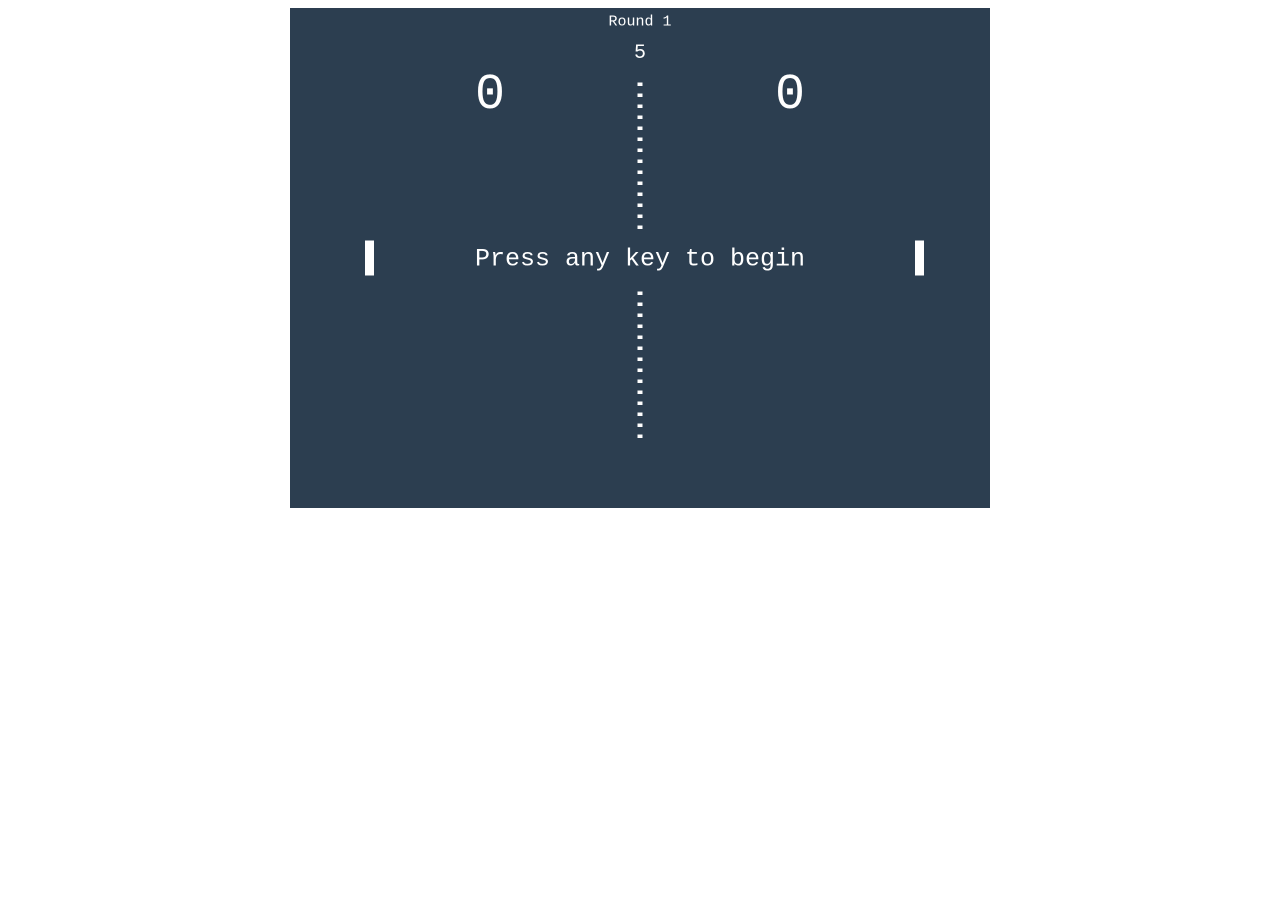
<file: files/pages/ping-pong.html>
<!DOCTYPE html>
<html lang="en" >
<head>
  <meta charset="UTF-8">
  <title> Ping Pong</title>
<link rel="stylesheet" href="../css/ping-pong.css">

</head>
<body>
<!-- partial:index.partial.html -->
<div class="dashboard">
  
</div>
<canvas></canvas>
<!-- partial -->
  <script  src="../js/ping-pong.js"></script>

</body>
</html>
</file>
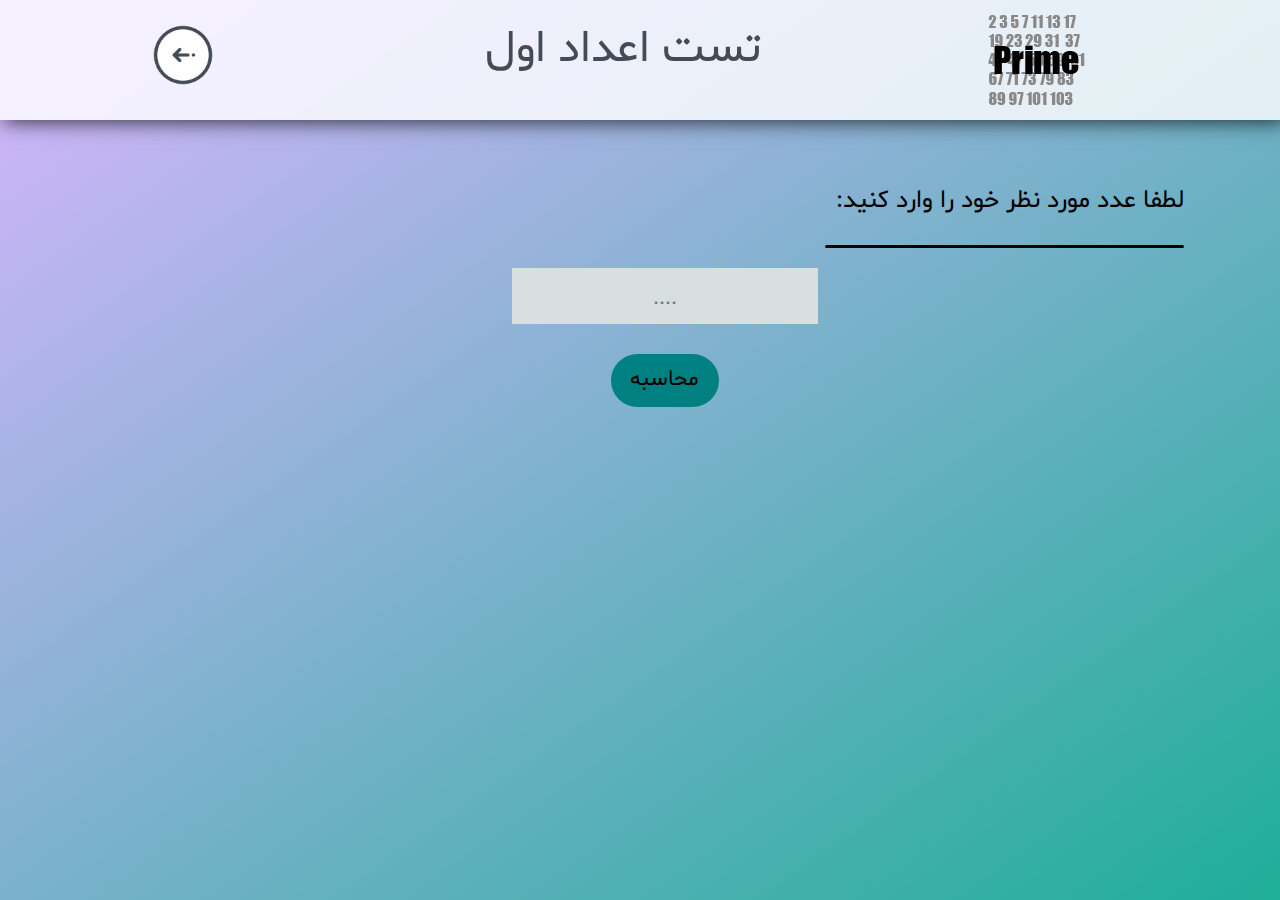
<file: files/pages/prime_test.html>
<!DOCTYPE html>
<html lang="en">
<head>
    <meta charset="UTF-8">
    <meta name="viewport" content="width=device-width, initial-scale=1.0">
    <meta http-equiv="X-UA-Compatible" content="ie=edge">
    <link href="../content/logo.ico" rel="shortcut icon">
    <link rel="stylesheet" href="../css/prime_test.css">
    <link rel="stylesheet" href="../css/w3.css">
    <title>Prime Test</title>
</head>
<body>
    <div class="dashboard">
        <div class="container">
            <div class="w3-col l4 m4 s4 w3-right">
                <img src="../content/primet_est.png" alt="logo" class="logo">
            </div>
            <div class="center w3-col l4 m4 s4 w3-right">
                <p>تست اعداد اول</p>
            </div>
            <div class="w3-col l4 m4 s4 w3-center left-side">
                <a href="tool_box.html">
                    <img src="../content/icons8-back-arrow-100.png" class="back-ward" alt="back">
                </a>
            </div>
        </div>
    </div>
    <div class="main-container w3-row">
        <div class="p-container">
            <div class="w3-row pr-title">
                <p>لطفا عدد مورد نظر خود را وارد کنید: </p>
                <hr>
            </div>
            <div class="w3-row pr-claculation">
                <input type="text" value="" name="numbers"  placeholder="...." id="numberInput"><br>
                <input type="submit" value="محاسبه" onclick="prime_test();"><br>
                <p  id="output_pr"></p>
            </div>
        </div>
    </div>

    <!-- script  -->
    <script src="../js/prime_test.js"></script>
    <script src="../CDN/vue.min.js"></script>
    <script src="../js/jquery-lib.js"></script>
</body>
</html>
</file>
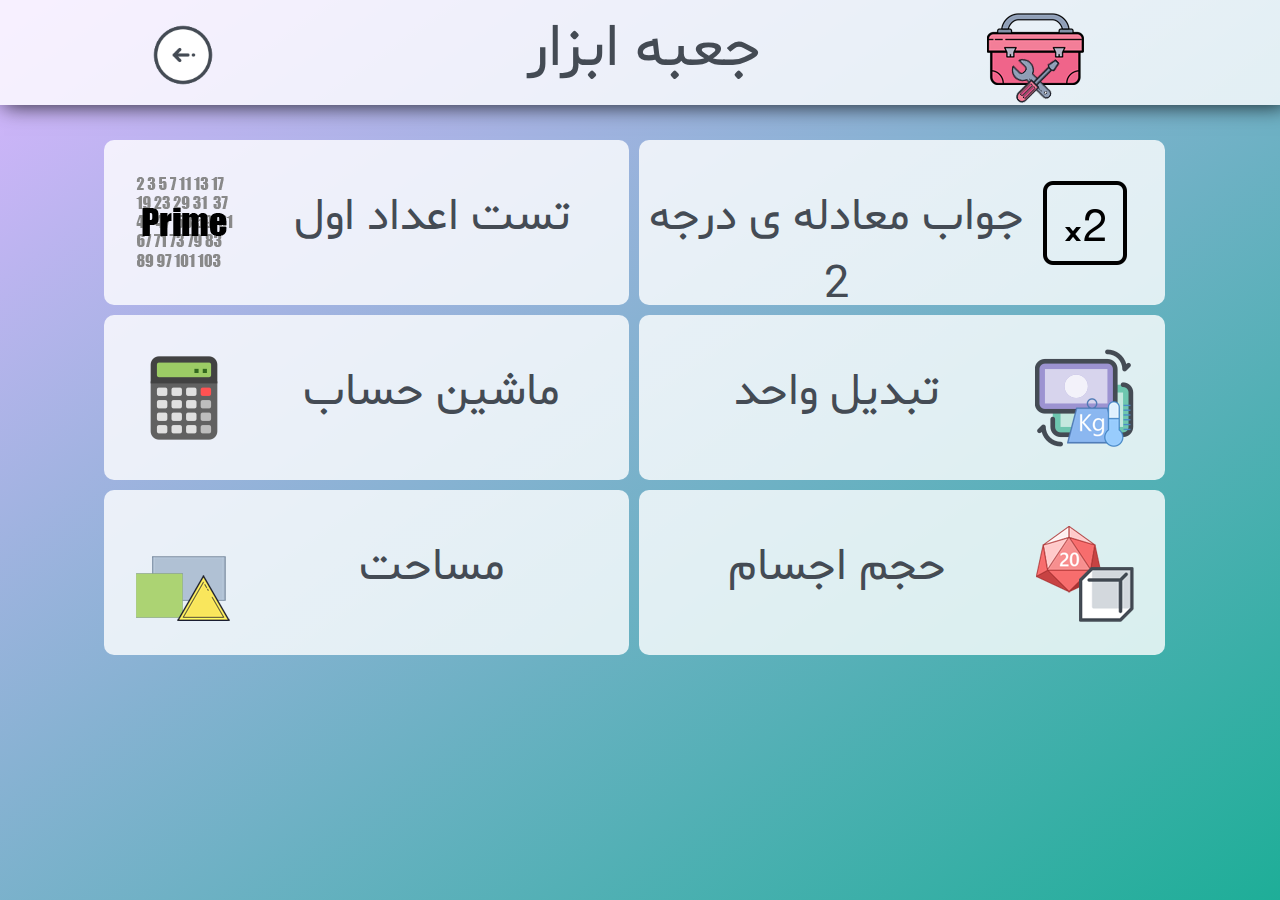
<file: files/pages/tool_box.html>
<!DOCTYPE html>
<html lang="en">
<head>
    <meta charset="UTF-8">
    <meta name="viewport" content="width=device-width, initial-scale=1.0">
    <meta http-equiv="X-UA-Compatible" content="ie=edge">
    <link href="../content/logo.ico" rel="shortcut icon">
    <link rel="stylesheet" href="../CDN/normalize.min.css">
    <link rel="stylesheet" href="../css/tool_box.css">
    <link rel="stylesheet" href="../css/w3.css">
    <title>Tools Box</title>
</head>
<body>
    <div class="dashboard">
        <div class="container">
            <div class="w3-col l4 m4 s4 w3-right">
                <img src="../content/tools.png" alt="logo" class="logo">
            </div>
            <div class="center w3-col l4 m4 s4 w3-right">
                <p>جعبه ابزار</p>
            </div>
            <div class="w3-col l4 m4 s4 w3-center left-side">
                <a href="../../index.html">
                    <img src="../content/icons8-back-arrow-100.png" class="back-ward" alt="back">
                </a>
            </div>
        </div>
    </div>
    <div class="menu-and-items w3-row">
        <div class="container-m-i">
            <div class="rows w3-row-padding">
                <a href="prime_test.html"><div class="w3-col l6 cards">
                    <img src="../content/primet_est.png" alt="prime-test" class="w3-show-inline-block w3-left left-set-img">
                    <p>تست اعداد اول</p>
                </div></a>
                <a href="eq2.html"><div class="w3-col l6 cards r-cards">
                    <img src="../content/eq 2.png" alt="prime-test" class="w3-show-inline-block w3-right right-set-img">
                    <p>جواب معادله ی درجه 2</p>
                </div></a>
            </div>
            <div class="rows w3-row-padding">
                <a href="claculator.html">
                    <div class="w3-col l6 cards ">
                        <img src="../content/calculator.png" alt="prime-test" class="w3-show-inline-block w3-left left-set-img">
                        <p>ماشین حساب</p>
                    </div>
                </a>
                <a href="unit-conversion.html">
                    <div class="w3-col l6 cards r-cards">
                        <img src="../content/unit-conversion.png" alt="prime-test" class="w3-show-inline-block w3-right right-set-img">
                        <p>تبدیل واحد</p>
                    </div>
                </a>
            </div>
            <div class="rows w3-row-padding">
                <a href="masahat.html">
                    <div class="w3-col l6 cards ">
                        <img src="../content/masahat-mohit.png" alt="prime-test" class="w3-show-inline-block w3-left left-set-img">
                        <p>مساحت</p>
                    </div>
                </a>
                <a href="hajm.html">
                    <div class="w3-col l6 cards r-cards">
                        <img src="../content/hajm.png" alt="prime-test" class="w3-show-inline-block w3-right right-set-img">
                        <p>حجم اجسام</p>
                    </div>
                </a>
            </div>
        </div>
    </div>  
        <!-- script  -->
    <script src="../CDN/vue.min.js"></script>
    <script src="../js/jquery-lib.js"></script>
</body>
</html>
</file>
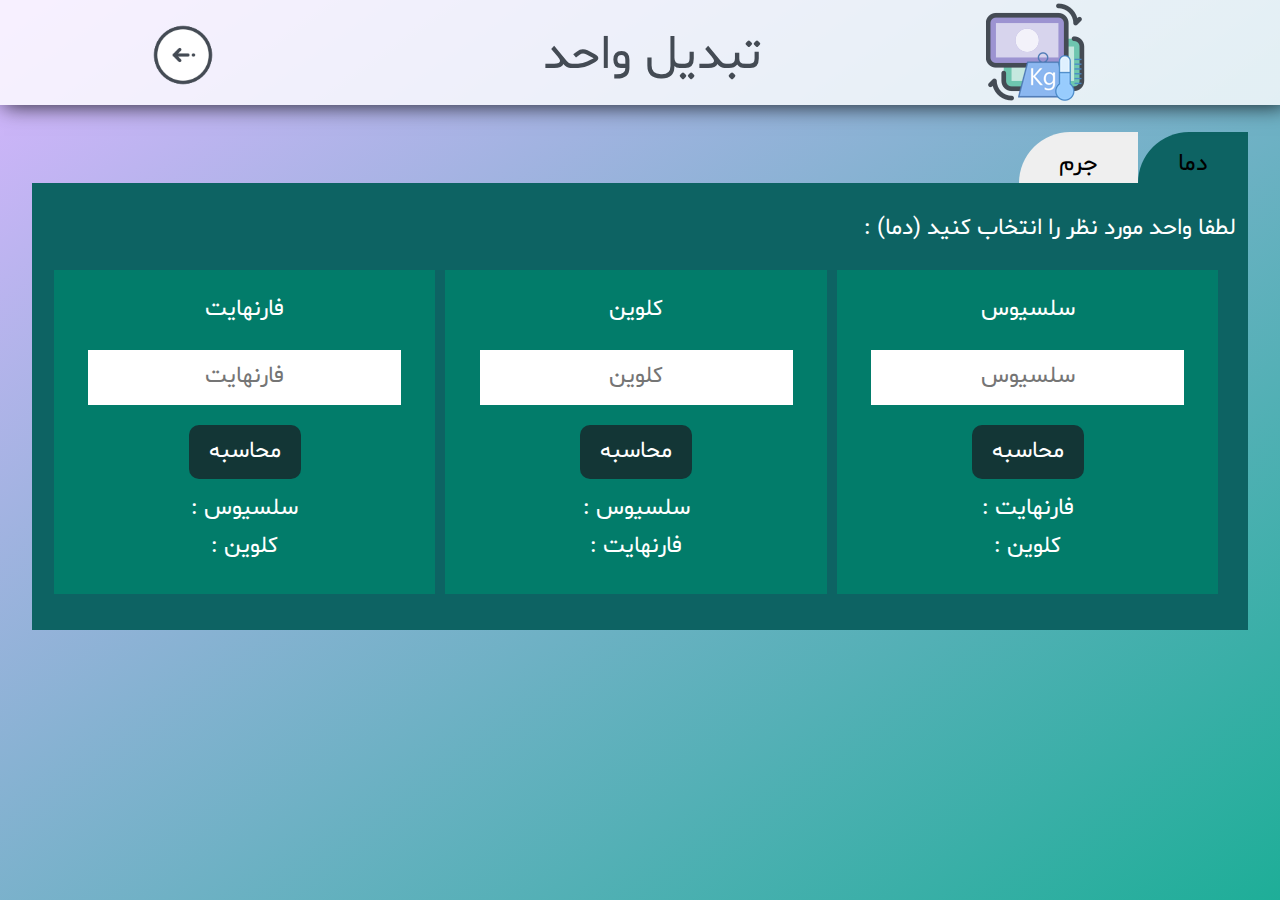
<file: files/pages/unit-conversion.html>
<!DOCTYPE html>
<html lang="en">
<head>
    <meta charset="UTF-8">
    <meta name="viewport" content="width=device-width, initial-scale=1.0">
    <meta http-equiv="X-UA-Compatible" content="ie=edge">
    <link href="../content/logo.ico" rel="shortcut icon">
    <link rel="stylesheet" href="../css/w3.css">
    <link rel="stylesheet" href="../css/unit-conversion.css">
    <title>Unit Conversion</title>
</head>
<body>
    <div class="dashboard">
        <div class="container">
            <div class="w3-col l4 m4 s4 w3-right">
                <img src="../content/unit-conversion.png" alt="logo" class="logo">
            </div>
            <div class="center w3-col l4 m4 s4 w3-right">
                <p>تبدیل واحد</p>
            </div>
            <div class="w3-col l4 m4 s4 w3-center left-side">
                <a href="tool_box.html">
                    <img src="../content/icons8-back-arrow-100.png" class="back-ward" alt="back">
                </a>
            </div>
        </div>
    </div>
    <div class="main-container w3-row">
        <div class="tabs-container">
            <div class="tab">
                <button class="tablinks" onclick="openUnit(event, 'temperature')" id="defaultOpen">دما</button>
                <button class="tablinks" onclick="openUnit(event, 'mass')">جرم</button>
            </div>     
            <div id="temperature" class="tabcontent">
                <p>لطفا واحد مورد نظر را انتخاب کنید (دما) : </p>
                <div class="w3-row rows-of-content">
                    <div class="w3-col l4 m4 s12 cards">
                        <p>فارنهایت</p>
                        <input type="text" name="farenhait" id="farenhait" value="" placeholder="فارنهایت"><br>
                        <input type="submit" name="hesab" value="محاسبه" onclick="farnhaitTo();"><br>
                        <font>سلسیوس : </font><font  id="celsius"></font><br>
                        <font>کلوین : </font><font  id="kelvin"></font><br>
                    </div>
                    <div class="w3-col l4 m4 s12 cards">
                        <p>کلوین</p>
                        <input type="text" name="kelvin" id="kelvin1"   value="" placeholder="کلوین"><br>
                        <input type="submit" name="hesab" value="محاسبه" onclick="kelvinTo();"><br>
                        <font>سلسیوس : </font><font id="celsius1"></font><br>
                        <font>فارنهایت : </font><font id="farenhait1"></font><br>
                    </div>
                    <div class="w3-col l4 m4 s12 cards">
                        <p>سلسیوس</p>
                        <input type="text" name="celsius" id="celsius2" value="" placeholder="سلسیوس"><br>
                        <input type="submit" name="hesab" value="محاسبه" onclick="celsiusTo();"><br>
                        <font>فارنهایت : </font><font id="farenhait2"></font><br>
                        <font>کلوین : </font><font id="kelvin2"></font><br>
                    </div>
                </div>     
            </div>       
            <div id="mass" class="tabcontent">
                <p>لطفا واحد مورد نظر را انتخاب کنید (جرم): </p>
                <div class="w3-row rows-of-content">
                    <div class="w3-col l4 m4 s12 cards">
                        <p>پوند</p>
                        <input type="text" name="pound" id="pound" value="" placeholder="پوند" onkeyup="poundTo();"><br>
                        <!-- <input type="submit" name="hesab" value="محاسبه" onclick=""><br> -->
                        <font>کیلو گرم : </font><font  id="kilograms"></font><br>
                        <font>اونس : </font><font  id="ounces"></font><br>
                    </div>
                    <div class="w3-col l4 m4 s12 cards">
                        <p>اونس</p>
                        <input type="text" name="ounces1" id="ounces1"   value="" placeholder="اونس"><br>
                        <input type="submit" name="hesab" value="محاسبه" onclick="ouncesTo();"><br>
                        <font>کیلو گرم : </font><font id="kilograms1"></font><br>
                        <font>پوند : </font><font id="pound1"></font><br>
                    </div>
                    <div class="w3-col l4 m4 s12 cards">
                        <p>کیلو گرم</p>
                        <input type="text" name="celsius" id="kilograms2" value="" placeholder="کیلو گرم"><br>
                        <input type="submit" name="hesab" value="محاسبه" onclick="kilogramsTo();"><br>
                        <font>اونس : </font><font  id="ounces2"></font><br>
                        <font>پوند : </font><font id="pound2"></font><br>
                    </div>
                </div>                
            </div>
        </div>
    </div>
        <!-- scripts -->
    <script src="../CDN/vue.min.js"></script>
    <script src="../js/jquery-lib.js"></script>
    <script src="../js/unit_conversion.js"></script>
</body>
</html>
</file>
<file: files/css/claculator.css>
*, *::after, *::before {
  padding: 0;
  margin: 0;
  box-sizing: border-box;
}
body {
	  background-image: linear-gradient(to bottom right, #d8b5ff, #1eae98);
	  background-repeat: no-repeat;
    background-attachment: fixed;
}
input{
  font-size: 18px;
  font-family: Arial, Helvetica, sans-serif;
  font-weight: 900;
  outline: none;
}
.wrapper {
  width: 100%;
  height: 100vh;
  display: flex;
  align-items: center;
  justify-content: center;
  flex-direction: column;
}
h1 {
  color: #888;
  font-family: Arial, Helvetica, sans-serif;
  text-shadow: 0 2px 4px rgba(0,0,0,.3);
  margin-bottom: 20px;
  letter-spacing: 2px;
}
.calculator {
  width: 300px;
  padding: 20px;
  background-color: #262626;
  border-radius: 10px;
  box-shadow: 0 2px 9px rgba(0,0,0,.3);
  position: relative;
}
#screen {
  width: 100%;
  height: 50px;
  margin-bottom: 20px;
}
#screen > input {
  width: 100%;
  height: 100%;
  background-color: #50755a;
  border: none;
  border-radius: 5px;
  text-align: right;
  font-size: 18px;
  padding: 0 10px;
  box-shadow: inset 0 2px 4px rgba(0,0,0,.8);
  color: #111;
}
#buttons-inner {
  width: 100%;
  display: flex;
  justify-content: space-between;
  margin: 13px 0;
}
#buttons-inner > input {
  flex-basis: 23%;
  height: 40px;
  border: none;
  border-radius: 6px;
  background-color: #e8e8e8;
  color: #333;
  box-shadow: 0 2px 4px rgba(0,0,0,.3);

}
#equal {
  background-color: orangered !important;
  color: #fff !important;
}

#button-l {
  width: 100%;
  display: flex;
  justify-content: space-between;
}
#button-l input {
  height: 40px;
  border-radius: 6px;
  border: none;
  box-shadow: 0 2px 4px rgba(0,0,0,.3);

}
#button-l #clear {
  width:37%;
  color: #333;
}
#button-l #theme {
  width: 57%;
  background-color: #777;
  color: #fff;
}
.display .theme, .display .overlay {
  opacity: 1;
  visibility: visible;
}
.dark-theme {
  background-color: #363636;
}
.light-theme {
  background-color: #e8e8e8;
}
.light-theme #buttons-inner > input {
  background-color: #555;
  color: #e8e8e8
}

.light-theme #button-l #theme {
  background-color: #262626;
}
.back-arrow img{
  width: 70px;
  position: fixed;
  top: 10px;
  left: 10px;
}
</file>
<file: files/css/eq-2.css>
@font-face {
    font-family:Shabnam;
    src: url(../font/Shabnam.ttf);
}
@font-face {
    font-family:'RobotoCondensed';
    src: url(../font/RobotoCondensed.ttf);
}
html , body {
    direction: rtl;
	background-image: linear-gradient(to bottom right, #d8b5ff, #1eae98);
	background-repeat: no-repeat;
    background-attachment: fixed;
}
a{
    text-decoration: none;
}
.dashboard{
    width: 100%;
    height: 7em;
	/*background-image: linear-gradient(to right, dodgerblue , gray);*/
	background: rgba(255,255,255,0.8);
	color: #444b54;
	padding: 5px;
    position: fixed;
    right: 0;
	top: 0;
	left: 0;
    box-shadow: 5px 0px 20px 1px rgba(0,0,0,0.8);

}
.container{
    margin-right: 12.5%;
}
.logo{
    transform: translateY(-13px);
    margin-right: 2em;
    margin-top:10px;
}
.center p{
    transform: translateY(-33px);
    font-family: 'Shabnam';
    font-size: 3em;
}
.back-ward{
    width: 70px;
    transform: translateY(15px);
}
.main-container{
    width: 100%;
    margin-top:8em;
}
.main-container .container{
    margin: auto;
    width: 85%;
    text-align: right;
}
.container .p-title{
    font-size: 1.8em;
    font-family: 'Shabnam';
}
.container hr{
    margin-top: -15px;
    width: 80%;
    border-top: solid 3px #2b292e;
    border-radius: 20px;
}
.calculations {
    text-align: left;
    direction: ltr;
    width: inherit;
}
.calculations span{
    margin-right: 30px;
}
.calculations span label{
    font-size: 23px;
    font-family: 'RobotoCondensed' ;
}
.calculations span input{
    width:10%;
    font-size: 23px;
    font-family: 'RobotoCondensed' ;
    border: none;
    background: #dfdee0;
    padding: 5px 20px;
}
.calculations .submit_btn{
    cursor: pointer;
    margin-left:5em;
    border: none;
    font-family: 'Shabnam';
    font-size:2em;
    background:teal;
    padding: 6px 10px;
    
}
.frist{
    margin-top: 40px;
}
.calculations  div font{
    font-size: 1.8em;
    font-family: 'RobotoCondensed';
}
.calculations  div font span{
    position: relative;
    top: 10px;
    font-size: 0.8em;
}
</file>
<file: files/css/game.css>
@font-face {
    font-family:Shabnam;
    src: url(../font/Shabnam.ttf);
}
html , body {
    direction: rtl;
	background-image: linear-gradient(to bottom right, #d8b5ff, #1eae98);
	background-repeat: no-repeat;
    background-attachment: fixed;
    color: #444b54;
}
a{
    text-decoration: none;
}
.dashboard{
    width: 100%;
    height: 8em;
	/*background-image: linear-gradient(to right, dodgerblue , gray);*/
	background: rgba(255,255,255,0.8);
	color: #444b54;
	padding: 5px;
    position: fixed;
    right: 0;
	top: 0;
	left: 0;
    box-shadow: 5px 0px 20px 1px rgba(0,0,0,0.8);

}
.container{
    margin-right: 12.5%;
}
.logo{
    transform: translateY(-4px);
    margin-right: 2em;
    margin-top:10px;
}
.center p{
    transform: translateY(-1em);
    font-family:'Shabnam';
    font-size: 4em;
}
.back-ward{
    width: 70px;
    transform: translateY(15px);
}
.menu-and-items{
    width: 100%;
    margin-top:9em;
}
.menu-and-items .container-m-i{
    margin:auto;
    width: 85%;
}
.container-m-i .rows{
    width: 100%;
    height: 11em;
    margin-bottom:10px;
}
.rows .cards{
    text-align: center;
    background: rgba(255,255,255,0.8);
    height:100%;
    margin-top: 10px;
    border-radius: 10px;
}
.rows .r-cards{
    /* border-right: 3px solid #8c8f91 ; */
    margin-left:10px;
}

.left-set-img{
    margin-top: 33px;
    margin-left: 30px;
}
.right-set-img{
    margin-top: 33px;
    margin-right: 30px;
}
.rows .cards p{
    font-size:3em ;
    font-family:'Shabnam';
}
/* responsive parts*/
@media (min-width:900px){
    
.trans_form{
    transform: translateX(50%);
    } 
}
@media (max-width:900px){
    
    .container{
        margin-right: 10.5%;
    }
    .center p{
        font-size:3.3em;
    } 
}
@media (max-width:600px){
    .container{
        margin-right:auto;
    } 
    .center p{
        transform: translateY(0em);
        font-size:2.5em;
    }
}
@media (max-width:993px){
    .rows .r-cards{
        /* border-right: 3px solid #8c8f91 ; */
        margin-left:0;
    }
}
</file>
<file: files/css/mohit_masahat_hajme.css>
@font-face {
    font-family:Shabnam;
    src: url(../font/Shabnam.ttf);
}
@font-face {
    font-family:'RobotoCondensed';
    src: url(../font/RobotoCondensed.ttf);
}
html , body {
    direction: rtl;
	background-image: linear-gradient(to bottom right, #d8b5ff, #1eae98);
	background-repeat: no-repeat;
    background-attachment: fixed;
}
a{
    text-decoration: none;
    background-color: rgba(0,0,0,0.3);
}
.dashboard{
    width: 100%;
    height: 8em;
	/*background-image: linear-gradient(to right, dodgerblue , gray);*/
	background: rgba(255,255,255,0.8);
    color:  ;
    cursor: pointer;
    font-weight: bold;
	padding: 5px;
    position: fixed;
    right: 0;
    top: 0;
    position: absolute;
	left: 0;
    box-shadow: 5px 0px 20px 1px rgba(0,0,0,0.8);

}
.container{
    margin-right: 12.5%;
}
.logop{
    margin-top:15px;
}
.logo{
    transform: translateY(-13px);
    margin-right: 2em;

}
.center p{
    transform: translateY(-24px);
    font-family: 'Shabnam';
    font-size: 3em;
}
.back-ward{
    width: 70px;
    transform: translateY(15px);
}
.main-container{
    width: 100%;
    margin-top:10.5em;
}
.p-container {
    margin: auto;
    width: 93%;
}
.tabs-container{
    margin: auto;
    width: 100%;
}
.tab {
    width:100%;
    overflow: hidden;
  }
  
  /* Style the buttons inside the tab */
.tab button {
    float: right;
    border: none;
    outline: none;
    cursor: pointer;
    padding: 15px 40px 0 40px;
    border-radius: 60px 0 0 0 ;
    transition: 0.3s;
    font-size:24px;
    font-family: 'Shabnam';
}  
.tab button:hover {
    background-color: #133636;
}
.tab button.active {
    background-color: #0d6363;
}
.tabcontent {
    display: none;
    padding: 6px 12px;
    border-top: none;
    background:#0d6363 ;
}
.tabcontent p{
    text-align: center;
    font-size: 23px;
    color: #fff;
    font-family: 'Shabnam';
}
.cards{
    padding: 0 10px 10px 10px ;
    text-align: center;
    background: #027c6a;
    margin:10px 0 10px 20px;
}
.mohit-cards{
    height: 25.8em;
}
.masahat-cards{
    height: 22em;
}
.cards input{
    border: none;
    cursor: pointer;
    text-align: center;
}
.cards input[type=text]{
    width: 65%;
    font-size: 20px;
    padding: 10px;
    font-family: 'Shabnam';
    margin-bottom: 5px;
}
.cards input[type=submit]{
    border-radius: 10px ;
    font-size: 23px;
    margin-top: 10px;
    padding: 10px 20px;
    font-family: 'Shabnam';
    background:#133636;
}
/* HAJM */ 
.cards-container{
    margin:auto;
    width: 100%;
}
.hajm-cards{
    transform: translateX(40px);
    background:#027c6a ;
    text-align: center;
    margin-right: 10px;
    height: 25.54em;
}
.hajm-cards p{
    font-size: 24px;
    font-family:'Shabnam';
    color:#fff;
}
.hajm-cards input {
    cursor: pointer;
    font-family:'Shabnam';
    text-align:center ;
    border:none;
    margin-bottom: 10px;
}
.hajm-cards input[type=text]:focus{
    box-shadow: 0px 3px 15px 2px rgba(0,0,0,0.5);
}
.hajm-cards input[type=text] {
    font-size: 20px;
    padding: 5px 10px;
}
.hajm-cards input[type=submit]{
    border-radius:10px ;
    font-size: 23px;
    padding: 7.5px 15px;
    background:#133636;
    color: #fff;
    margin-top: 10px;
}
</file>
<file: files/css/menja.css>
body {
	margin: 0;
	background-color: #000;
	background-image: radial-gradient(ellipse at top, #335476 0.0%, #31506e 11.1%, #304b67 22.2%, #2f4760 33.3%, #2d4359 44.4%, #2c3f51 55.6%, #2a3a4a 66.7%, #293643 77.8%, #28323d 88.9%, #262e36 100.0%);
	height: 100vh;
	overflow: hidden;

	font-family: monospace;
	font-weight: bold;
	letter-spacing: 0.06em;
	color: rgba(255, 255, 255, 0.75);
}

#c {
	display: block;
	touch-action: none;
	transform: translateZ(0);
}


/*/////////////////////
//        HUD        //
/////////////////////*/


.hud__score,
.pause-btn {
	position: fixed;
	font-size: calc(14px + 2vw + 1vh);
}

.hud__score {
	top: 0.65em;
	left: 0.65em;
	pointer-events: none;
	user-select: none;
}

.cube-count-lbl {
	font-size: 0.46em;
}

.pause-btn {
	position: fixed;
	top: 0;
	right: 0;
	padding: 0.8em 0.65em;
}

.pause-btn > div {
	position: relative;
	width: 0.8em;
	height: 0.8em;
	opacity: 0.75;
}

.pause-btn > div::before,
.pause-btn > div::after {
	content: '';
	display: block;
	width: 34%;
	height: 100%;
	position: absolute;
	background-color: #fff;
}

.pause-btn > div::after {
	right: 0;
}

.slowmo {
	position: fixed;
	bottom: 0;
	width: 100%;
	pointer-events: none;
	opacity: 0;
	transition: opacity 0.4s;
	will-change: opacity;
}

.slowmo::before {
	content: 'SLOW-MO';
	display: block;
	font-size: calc(8px + 1vw + 0.5vh);
	margin-left: 0.5em;
	margin-bottom: 8px;
}

.slowmo::after {
	content: '';
	display: block;
	position: fixed;
	bottom: 0;
	width: 100%;
	height: 1.5vh;
	background-color: rgba(0, 0, 0, 0.25);
	z-index: -1;
}

.slowmo__bar {
	height: 1.5vh;
	background-color: rgba(255, 255, 255, 0.75);
	transform-origin: 0 0;
}



/*/////////////////////
//       MENUS       //
/////////////////////*/

.menus::before {
	content: '';
	pointer-events: none;
	position: fixed;
	top: 0;
	right: 0;
	bottom: 0;
	left: 0;
	background-color: #000;
	opacity: 0;
	transition: opacity 0.2s;
	transition-timing-function: ease-in;
}

.menus.has-active::before {
	opacity: 0.08;
	transition-duration: 0.4s;
	transition-timing-function: ease-out;
}

.menus.interactive-mode::before {
	opacity: 0.02;
}



/* Menu containers */
.menu {
	pointer-events: none;
	position: fixed;
	top: 0;
	right: 0;
	bottom: 0;
	left: 0;
	display: flex;
	flex-direction: column;
	justify-content: center;
	align-items: center;
	user-select: none;
	text-align: center;
	color: rgba(255, 255, 255, 0.9);
	opacity: 0;
	visibility: hidden;
	transform: translateY(30px);
	transition-property: opacity, visibility, transform;
	transition-duration: 0.2s;
	transition-timing-function: ease-in;
}

.menu.active {
	opacity: 1;
	visibility: visible;
	transform: translateY(0);
	transition-duration: 0.4s;
	transition-timing-function: ease-out;
}

.menus.interactive-mode .menu.active {
	opacity: 0.6;
}

.menus:not(.interactive-mode) .menu.active > * {
	pointer-events: auto;
}


/* Common menu elements */

h1 {
	font-size: 4rem;
	line-height: 0.95;
	text-align: center;
	font-weight: bold;
	margin: 0 0.65em 1em;
}

h2 {
	font-size: 1.2rem;
	line-height: 1;
	text-align: center;
	font-weight: bold;
	margin: -1em 0.65em 1em;
}

.final-score-lbl {
	font-size: 5rem;
	margin: -0.2em 0 0;
}

.high-score-lbl {
	font-size: 1.2rem;
	margin: 0 0 2.5em;
}

button {
	display: block;
	position: relative;
	width: 200px;
	padding: 12px 20px;
	background: transparent;
	border: none;
	outline: none;
	user-select: none;
	font-family: monospace;
	font-weight: bold;
	font-size: 1.4rem;
	color: #fff;
	opacity: 0.75;
	transition: opacity 0.3s;
}

button::before {
	content: '';
	position: absolute;
	top: 0;
	right: 0;
	bottom: 0;
	left: 0;
	background-color: rgba(255, 255, 255, 0.15);
	transform: scale(0, 0);
	opacity: 0;
	transition: opacity 0.3s, transform 0.3s;
}

/* No `:focus` styles because this is a mouse/touch game! */
button:active {
	opacity: 1;
}

button:active::before {
	transform: scale(1, 1);
	opacity: 1;
}

.credits {
	position: fixed;
	width: 100%;
	left: 0;
	bottom: 20px;
}

a {
	color: white;
}
.back-arrow img{
	position: fixed;
	top:120px;
	left: 20px;
	width: 70px;
}

/* Only enable hover state on large screens */
@media (min-width: 1025px) {
	button:hover {
		opacity: 1;
	}

	button:hover::before {
		transform: scale(1, 1);
		opacity: 1;
	}
}
</file>
<file: files/css/nabard_babanoel.css>
body {
  overflow: hidden;
  width: 100%;
}

.stage {
  color: #333;
  font-family: "Bangers";
  width: 100%;
  height: 100vh;
  overflow: hidden;
  position: relative;
  z-index: 1;
  direction: ltr;
  position: absolute;

}
.responsive-message {
  align-items: center;
  background-color: #fff;
  box-shadow: 0 5px 5px rgba(0, 0, 0, 0.05);
  color: #333;
  display: flex;
  font-family: "Bangers";
  flex-direction: column;
  height: 75%;
  justify-content: center;
  left: 50%;
  padding: 30px;
  position: fixed;
  text-align: center;
  top: 50%;
  transform: translate(-50%, -50%) skew(-2.5deg);
  width: 75%;
  z-index: 20;
}
@media screen and (min-width: 910px) {
  .responsive-message {
    display: none;
  }
}

.responsive-message h4 {
  font-size: 25px;
  margin: 15px;
}

.header {
  left: 50%;
  position: absolute;
  text-align: center;
  top: 0;
  transform: translate(-50%, 0);
  transition: transform 0.5s ease-out, opacity 0.5s ease-out;
}

.healthbar {
  display: flex;
  flex: 1;
}

.background {
  bottom: 0;
  height: 100vh;
  left: 0;
  position: absolute;
  right: 0;
  top: 0;
  width: 100vw;
  z-index: 0;
}

.healthbar__santa,
.healthbar__krampus {
  display: flex;
  flex: 1;
  padding: 57px;
  position: relative;
}

.healthbar__krampus h3 {
  order: 2;
}

.healthbar__santa-meter,
.healthbar__krampus-meter {
  flex: 1;
  margin: 20px;
}

.result {
  align-items: center;
  bottom: 0;
  display: flex;
  flex-direction: column;
  justify-content: center;
  left: 0;
  opacity: 0;
  position: absolute;
  right: 0;
  text-align: center;
  top: 0;
  transform: scale(0);
  transition: transform 0.5s ease-out, opacity 0.5s ease-out;
  visibility: hidden;
  z-index: 5;
}
.fight-over .result {
  opacity: 1;
  transform: scale(1);
  visibility: visible;
}
.santa-wins .result {
  background-color: rgba(217, 106, 113, 0.85);
}
.krampus-wins .result {
  background-color: rgba(0, 0, 0, 0.85);
}

.result__title, .santa-key-a,
.santa-key-s,
.krampus-key-k,
.krampus-key-l {
  text-shadow: 3px 3px rgba(0, 0, 0, 0.2), 0 0 rgba(255, 255, 255, 0);
  animation: pulse 1s infinite;
}

@keyframes pulse {
  0% {
    text-shadow: 3px 3px rgba(0, 0, 0, 0.2), 0 0 rgba(255, 255, 255, 0.2);
  }
  70% {
    text-shadow: 3px 3px rgba(0, 0, 0, 0.2), 0 50px rgba(255, 255, 255, 0);
  }
  100% {
    text-shadow: 3px 3px rgba(0, 0, 0, 0.2), 0 0 rgba(255, 255, 255, 0);
  }
}
.result__title {
  color: #fff;
  font-size: 15vw;
  text-shadow: 3px 3px rgba(0, 0, 0, 0.2);
}

.fighters {
  display: flex;
  height: 645px;
  margin: 0;
  width: 910px;
  position: absolute;
  top: 50%;
  left: 50%;
  transform: translate(-50%, -43%);
}

.santa-body,
.krampus-body {
  align-items: center;
  display: flex;
  flex-direction: column;
  flex: 1;
  justify-content: center;
  position: relative;
  z-index: 2;
}

.santa-body {
  margin-left: 10%;
}

.krampus-body {
  margin-right: 10%;
}

.santa-l-arm,
.santa-r-arm,
.krampus-l-arm,
.krampus-r-arm {
  height: 50px;
  position: relative;
  top: 25%;
  width: 80%;
}

.santa-l-arm,
.santa-r-arm,
.krampus-l-arm,
.krampus-r-arm {
  position: absolute;
}

.santa-r-arm,
.krampus-l-arm {
  left: 50%;
  z-index: 2;
}

.krampus-l-arm,
.krampus-r-arm {
  left: auto;
  right: 50%;
}

.santa-l-arm {
  left: 70%;
  z-index: -1;
}

.krampus-r-arm {
  right: 70%;
  z-index: -1;
}

.santa-l-arm__upper,
.santa-l-arm__lower,
.santa-r-arm__upper,
.santa-r-arm__lower,
.krampus-l-arm__upper,
.krampus-l-arm__lower,
.krampus-r-arm__upper,
.krampus-r-arm__lower {
  height: 50%;
  position: absolute;
  width: 90%;
}

.krampus-l-arm__upper,
.krampus-r-arm__upper {
  transform: translate(21%, 123%) rotate(-60deg);
}

.krampus-l-arm__lower,
.krampus-r-arm__lower {
  transform: translate(0, 140%) rotate(60deg);
}

.santa-l-arm__lower,
.santa-r-arm__lower {
  transform: translate(0%, 123%) rotate(-60deg);
}

.santa-l-arm__upper,
.santa-r-arm__upper {
  transform: translate(-20%, 123%) rotate(60deg);
}

.santa-body__head,
.krampus-body__head {
  height: 10%;
  position: relative;
  top: -20%;
  width: 50%;
  z-index: 10;
}

.krampus-body__head {
  top: -23%;
}

.santa-body__torso,
.krampus-body__torso {
  height: 50%;
  position: relative;
  width: 70%;
}

.krampus-body__torso {
  width: 71%;
  left: 18%;
  height: 63%;
}

.santa-body__torso__inner,
.krampus-body__torso__inner {
  height: 100%;
  position: absolute;
  width: 100%;
  z-index: 2;
}

.santa-legs {
  bottom: 25%;
  height: 25%;
  left: 25%;
  position: absolute;
  transform: translate(-30%, 100%);
  width: 25%;
  z-index: -1;
}

.krampus-legs {
  bottom: 28%;
  height: 25%;
  position: absolute;
  right: 9%;
  transform: translate(-30%, 100%);
  width: 25%;
  z-index: 2;
}

.santa-legs__l-upper,
.santa-legs__l-lower,
.santa-legs__r-upper,
.santa-legs__r-lower,
.krampus-legs__l-upper,
.krampus-legs__l-lower,
.krampus-legs__r-upper,
.krampus-legs__r-lower {
  height: 50%;
  left: 30%;
  position: absolute;
  width: 40%;
}

.santa-legs__l-upper,
.krampus-legs__l-upper,
.santa-legs__r-upper,
.krampus-legs__r-upper {
  transform: rotate(0deg);
}

.santa-legs__r-upper,
.santa-legs__r-lower {
  z-index: 5;
}

.santa-legs__l-foot,
.santa-legs__r-foot {
  bottom: -10%;
  height: 20%;
  left: 29%;
  position: absolute;
  width: 44%;
  z-index: 5;
}

.santa-legs__l-foot {
  left: 52%;
}

.santa-legs__l-lower,
.krampus-legs__l-lower,
.santa-legs__r-lower,
.krampus-legs__r-lower {
  transform: rotate(0deg);
  top: 32%;
}

.santa-legs__l-upper,
.santa-legs__l-lower,
.krampus-legs__r-upper,
.krampus-legs__r-lower {
  left: 55%;
}

.krampus-legs__r-upper {
  left: 59%;
}

.krampus-legs__r-lower,
.krampus-legs__l-lower {
  z-index: -1;
  left: 27%;
}

.krampus-legs__r-lower {
  left: 56%;
}

.krampus-legs__r-foot,
.krampus-legs__l-foot {
  bottom: -10%;
  height: 20%;
  left: 17%;
  position: absolute;
  width: 25%;
  z-index: 5;
}

.krampus-legs__r-foot {
  left: 47%;
}

.instructions__santa,
.instructions__krampus {
  bottom: 20px;
  left: 20px;
  padding: 20px;
  position: absolute;
}

.instructions__krampus {
  left: auto;
  padding: 20px;
  position: absolute;
  right: 20px;
}

.instructions__santa::before {
  border-color: transparent transparent transparent rgba(255, 255, 255, 0.95);
  border-style: solid;
  border-width: 200px 0 0 400px;
  bottom: -20px;
  content: "";
  height: 0;
  left: -20px;
  position: absolute;
  width: 0;
  z-index: -1;
}

.instructions__krampus::before {
  border-color: transparent transparent rgba(255, 255, 255, 0.95) transparent;
  border-style: solid;
  border-width: 0 0 200px 400px;
  bottom: -20px;
  content: "";
  height: 0;
  right: -20px;
  position: absolute;
  width: 0;
  z-index: -1;
}

.instructions__krampus p {
  text-align: right;
}

.santa-key-a,
.santa-key-s,
.krampus-key-k,
.krampus-key-l {
  background: #fff;
  border: 2px solid #333;
  color: #d96a71;
  display: inline-block;
  font-size: 25px;
  margin: 10px;
  padding: 10px;
  text-align: center;
  width: 25px;
}

.btn-reset {
  background: #fff;
  border-radius: 0;
  border: 0;
  bottom: 10%;
  box-shadow: 3px 3px 0 rgba(0, 0, 0, 0.2);
  color: #333;
  font-family: "Bangers";
  font-size: 20px;
  padding: 15px 25px;
  position: relative;
  outline: 0;
}
.btn-reset:hover {
  background-color: #333;
  color: #fff;
  cursor: pointer;
}
.btn-reset:active {
  box-shadow: 0 0 0 rgba(0, 0, 0, 0.2);
  bottom: 9.5%;
}
</file>
<file: files/css/ping-pong.css>
body {
	text-align: center;
}
</file>
<file: files/css/prime_test.css>
@font-face {
    font-family:Shabnam;
    src: url(../font/Shabnam.ttf);
}
@font-face {
    font-family:'RobotoCondensed';
    src: url(../font/RobotoCondensed.ttf);
}
html , body {
    direction: rtl;
	background-image: linear-gradient(to bottom right, #d8b5ff, #1eae98);
	background-repeat: no-repeat;
    background-attachment: fixed;
}
a{
    text-decoration: none;
}
.dashboard{
    width: 100%;
    height: 8em;
	/*background-image: linear-gradient(to right, dodgerblue , gray);*/
	background: rgba(255,255,255,0.8);
	color: #444b54;
	padding: 5px;
    position: fixed;
    right: 0;
	top: 0;
	left: 0;
    box-shadow: 5px 0px 20px 1px rgba(0,0,0,0.8);

}
.container{
    margin-right: 12.5%;
}
.logo{
    transform: translateY(-13px);
    margin-right: 2em;
    margin-top:19px;
}
.center p{
    transform: translateY(-33px);
    font-family: 'Shabnam';
    font-size: 3em;
}
.back-ward{
    width: 70px;
    transform: translateY(15px);
}
.main-container{
    width: 100%;
    margin-top:10.5em;
}
.p-container {
    margin: auto;
    width: 85%;
}
.p-container .pr-title {
    width: 100%;
}
.pr-title p{

    text-align: right;
    font-family: 'Shabnam';
    font-size: 25px;
}
.pr-title hr{
    border-top: #000 solid 3px ;
    border-radius: 50px;
    width: 33%;
}
.pr-claculation{
    width: 100%;
    text-align: center;

}
.pr-claculation input {
    margin-left:50px;
    margin-bottom: 30px;
    cursor: pointer;
    text-align: center;
    padding: 10px 18px;
    border: none;
}
.pr-claculation input[type=text]:focus{
    box-shadow: 0px 3px 15px 2px rgba(0,0,0,0.5);
}

.pr-claculation input[type=text] {
    font-size: 24px;
    background: #d7e0df;
    font-family: 'RobotoCondensed' ;

}
.pr-claculation input[type=submit]{
    width: 10%;
    font-size: 22px;
    border-radius: 50px;
    background: teal;
    font-family: 'Shabnam';
}
.pr-claculation p{
    margin-right: -53px;
    font-family: 'Shabnam';
    font-size:34px;
}
</file>
<file: files/css/tool_box.css>
@font-face {
    font-family:Shabnam;
    src: url(../font/Shabnam.ttf);
}
html , body {
    direction: rtl;
	background-image: linear-gradient(to bottom right, #d8b5ff, #1eae98);
	background-repeat: no-repeat;
    background-attachment: fixed;
    color: #444b54;
}
a{
    text-decoration: none;
}
.dashboard{
    width: 100%;
    height: 7em;
	/*background-image: linear-gradient(to right, dodgerblue , gray);*/
	background: rgba(255,255,255,0.8);
	color: #444b54;
	padding: 5px;
    position: fixed;
    right: 0;
	top: 0;
	left: 0;
    box-shadow: 5px 0px 20px 1px rgba(0,0,0,0.8);

}
.container{
    margin-right: 12.5%;
}
.logo{
    transform: translateY(-4px);
    margin-right: 2em;
    margin-top:10px;
}
.center p{
    transform: translateY(-1em);
    font-family:'Shabnam';
    font-size: 4em;
}
.back-ward{
    width: 70px;
    transform: translateY(15px);
}
.menu-and-items{
    width: 100%;
    margin-top:9em;
}
.menu-and-items .container-m-i{
    margin:auto;
    width: 85%;
}
.container-m-i .rows{
    width: 100%;
    height: 11em;
    margin-bottom:10px;
}
.rows .cards{
    text-align: center;
    background: rgba(255,255,255,0.8);
    height:100%;
    margin-top: 5px;
    border-radius: 10px;
}
.rows .r-cards{
    /* border-right: 3px solid #8c8f91 ; */
    margin-left:10px;
}
.left-set-img{
    margin-top: 33px;
    margin-left: 30px;
}
.right-set-img{
    margin-top: 33px;
    margin-right: 30px;
}
.rows .cards p{
    font-size:3em ;
    font-family:'Shabnam';
}

/* responsive parts*/
@media (max-width:900px){
    
    .container{
        margin-right: 10.5%;
    }
    .center p{
        font-size:3.3em;
    } 
}
@media (max-width:600px){
    .container{
        margin-right:auto;
    } 
    .center p{
        transform: translateY(0em);
        font-size:2.5em;
    }
}
@media (max-width:993px){
    .rows .r-cards{
        /* border-right: 3px solid #8c8f91 ; */
        margin-left:0;
    }
}
</file>
<file: files/css/unit-conversion.css>
@font-face {
    font-family:Shabnam;
    src: url(../font/Shabnam.ttf);
}

html , body {
    direction: rtl;
	background-image: linear-gradient(to bottom right, #d8b5ff, #1eae98);
	background-repeat: no-repeat;
    background-attachment: fixed;
}
a{
    text-decoration: none;
}
.dashboard{
    width: 100%;
    height: 7em;
	/*background-image: linear-gradient(to right, dodgerblue , gray);*/
	background: rgba(255,255,255,0.8);
	color: #444b54;
	padding: 5px;
    position: fixed;
    right: 0;
	top: 0;
	left: 0;
    box-shadow: 5px 0px 20px 1px rgba(0,0,0,0.8);

}
.container{
    margin-right: 12.5%;
}
.logo{
    transform: translateY(-13px);
    margin-right: 2em;
    margin-top:10px;
}
.center p{
    transform: translateY(-33px);
    font-family: 'Shabnam';
    font-size: 3.2em;
}
.back-ward{
    width: 70px;
    transform: translateY(15px);
}
.main-container{
    width: 100%;
    margin-top:8.8em;
}
/* Style the tab */
.tabs-container{
    margin: auto;
    width: 95%;
}
.tab {
    width: 80%;
    overflow: hidden;
  }
  
  /* Style the buttons inside the tab */
  .tab button {
    float: right;
    border: none;
    outline: none;
    cursor: pointer;
    padding: 15px 40px 0 40px;
    border-radius: 60px 0 0 0 ;
    transition: 0.3s;
    font-size:24px;
    font-family: 'Shabnam';
  }
  
.tab button:hover {
    background-color: #133636;
}
  
.tab button.active {
    background-color: #0d6363;
}
  
.tabcontent {
    display: none;
    padding: 6px 12px;
    border-top: none;
    background:#0d6363 ;
  }
.tabcontent p{
    font-size: 23px;
    color: #fff;
    font-family: 'Shabnam';

}
.rows-of-content{
    width: 100%;
}
.cards{
    text-align: center;
    min-height: 300px;
    background: #027c6a;
    margin-left: 10px;
    font-family: 'Open Sans', sans-serif;
    font-size: 23px;
    margin-bottom: 30px;
    padding-bottom:30px;
}
.cards input[type=text]{
    text-align: center;
    font-family: 'Shabnam';
    font-size: 23px;
    padding: 10px;
    margin-bottom: 20px;
    border:none;
}
.cards input[type=submit]{
    cursor: pointer;
    border-radius: 10px;
    border:none;
    background: #133636;
    color: #fff;
    text-align: center;
    font-family: 'Shabnam';
    font-size: 23px;
    padding: 10px 20px;
    margin-bottom: 10px;
}
.cards font{
    color:#fff;
    font-family: 'Shabnam';
    margin-bottom: 15px;
}
.cards .adad{
    direction: ltr;
}
</file>
